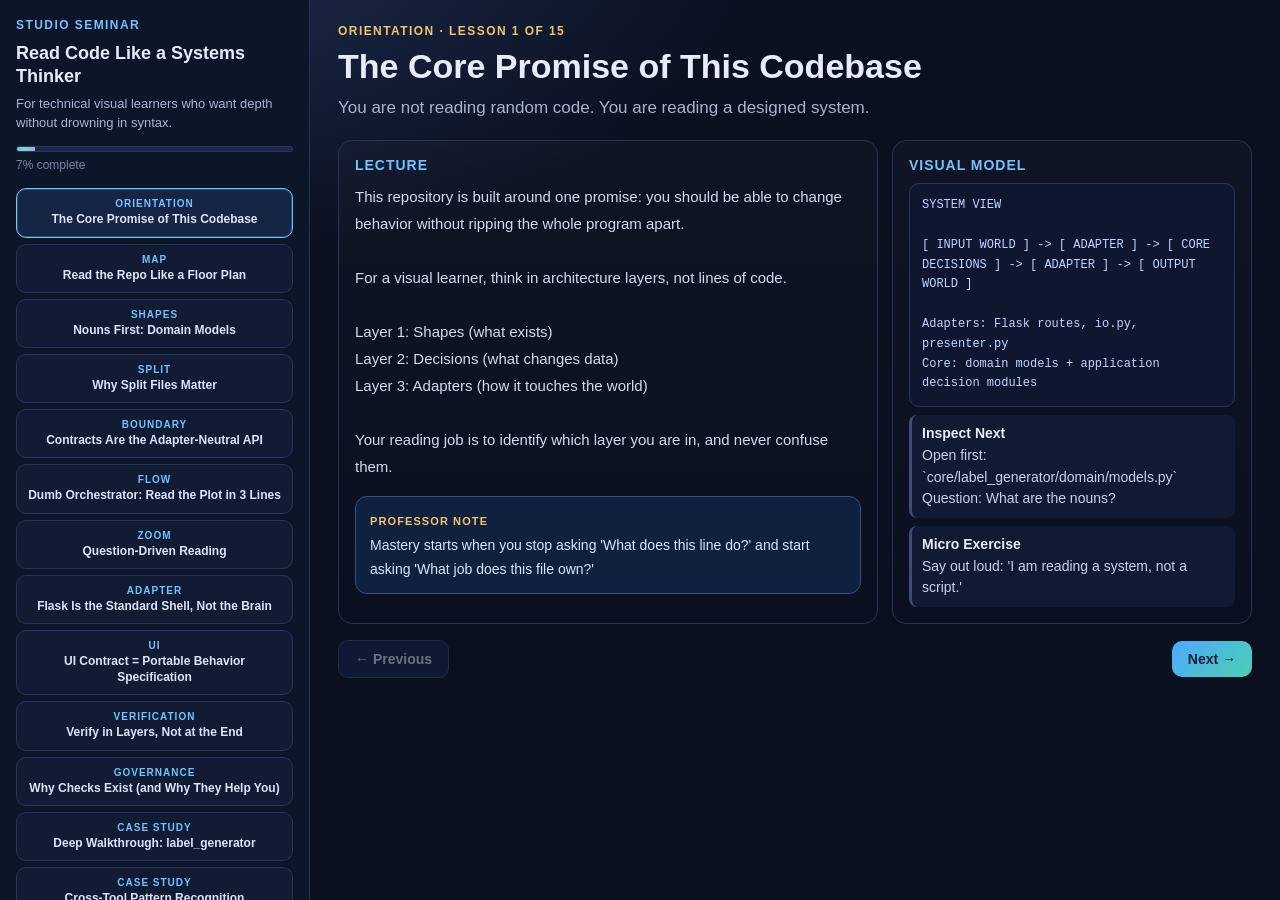
<file: site/index.html>
<!doctype html>
<html lang="en">
<head>
  <meta charset="utf-8">
  <meta name="viewport" content="width=device-width, initial-scale=1">
  <title>How to Read This Codebase Deeply</title>
  <style>
    :root {
      --bg: #0b1020;
      --panel: #121a2e;
      --panel-2: #18223a;
      --line: #273353;
      --text: #e7ecf8;
      --muted: #a8b3cf;
      --faint: #7784a8;
      --accent: #72c2ff;
      --gold: #f1c46b;
      --green: #78dba9;
      --violet: #b39dff;
      --warn: #ff9f6b;
      --mono: ui-monospace, SFMono-Regular, Menlo, Monaco, Consolas, "Liberation Mono", "Courier New", monospace;
    }
    * { box-sizing: border-box; }
    body {
      margin: 0;
      background: radial-gradient(1100px 600px at 10% -10%, #1f2f52 0%, transparent 60%), var(--bg);
      color: var(--text);
      font-family: "Inter", "Segoe UI", -apple-system, BlinkMacSystemFont, sans-serif;
      min-height: 100vh;
    }
    .app {
      display: grid;
      grid-template-columns: 310px 1fr;
      min-height: 100vh;
    }
    .sidebar {
      border-right: 1px solid var(--line);
      background: #0d1529;
      padding: 18px 16px;
      position: sticky;
      top: 0;
      height: 100vh;
      overflow: auto;
    }
    .brand {
      font-size: 12px;
      text-transform: uppercase;
      letter-spacing: .12em;
      color: var(--accent);
      font-weight: 700;
      margin-bottom: 10px;
    }
    .course-title {
      font-size: 18px;
      font-weight: 800;
      line-height: 1.3;
      margin-bottom: 6px;
    }
    .course-sub {
      color: var(--muted);
      font-size: 13px;
      line-height: 1.45;
      margin-bottom: 14px;
    }
    .progress-wrap {
      margin-bottom: 16px;
    }
    .progress-bar {
      height: 6px;
      background: #1c2743;
      border-radius: 99px;
      overflow: hidden;
      border: 1px solid #293760;
    }
    .progress-fill {
      height: 100%;
      width: 0;
      background: linear-gradient(90deg, var(--accent), var(--green), var(--violet));
      transition: width .25s ease;
    }
    .progress-text {
      margin-top: 6px;
      font-size: 12px;
      color: var(--faint);
    }
    .list {
      display: flex;
      flex-direction: column;
      gap: 6px;
    }
    .item {
      border: 1px solid #263458;
      border-radius: 10px;
      padding: 9px 10px;
      cursor: pointer;
      background: #111b34;
      transition: all .2s ease;
    }
    .item:hover {
      border-color: #3c4f7e;
      transform: translateY(-1px);
    }
    .item.active {
      border-color: var(--accent);
      background: #172544;
      box-shadow: 0 0 0 1px rgba(114,194,255,.25) inset;
    }
    .item .phase {
      color: var(--accent);
      font-size: 10px;
      font-weight: 700;
      text-transform: uppercase;
      letter-spacing: .1em;
      margin-bottom: 2px;
    }
    .item .name {
      font-size: 12px;
      font-weight: 600;
      color: #dbe4f7;
      line-height: 1.35;
    }

    .main {
      padding: 24px 28px 28px;
      max-width: 1020px;
      width: 100%;
      margin: 0 auto;
    }
    .topline {
      font-size: 12px;
      text-transform: uppercase;
      letter-spacing: .12em;
      color: var(--gold);
      font-weight: 700;
      margin-bottom: 8px;
    }
    .title {
      font-size: 34px;
      line-height: 1.2;
      margin: 0;
      font-weight: 800;
      max-width: 860px;
    }
    .subtitle {
      margin-top: 8px;
      color: var(--muted);
      font-size: 17px;
      line-height: 1.5;
      max-width: 860px;
    }

    .grid {
      margin-top: 20px;
      display: grid;
      grid-template-columns: 1.2fr .8fr;
      gap: 14px;
    }
    .card {
      border: 1px solid var(--line);
      border-radius: 14px;
      background: linear-gradient(180deg, rgba(255,255,255,.02), rgba(255,255,255,.00));
      padding: 16px;
    }
    .card h3 {
      margin: 0 0 10px;
      font-size: 14px;
      letter-spacing: .07em;
      text-transform: uppercase;
      color: var(--accent);
    }
    .lecture {
      font-size: 15px;
      line-height: 1.8;
      color: #d1dbef;
      white-space: pre-line;
    }
    .diagram {
      font-family: var(--mono);
      font-size: 12px;
      line-height: 1.65;
      background: #0f1730;
      border: 1px solid #26365e;
      border-radius: 10px;
      padding: 12px;
      color: #bdd5ff;
      white-space: pre-wrap;
    }
    .listbox {
      margin-top: 8px;
      display: flex;
      flex-direction: column;
      gap: 8px;
    }
    .bullet {
      border-left: 3px solid #3a4f7f;
      padding: 8px 10px;
      background: #101a33;
      border-radius: 8px;
      color: #c5d3ee;
      font-size: 14px;
      line-height: 1.55;
      white-space: pre-line;
    }
    .bullet strong { color: var(--text); }

    .code {
      margin-top: 10px;
      background: #0d1429;
      border: 1px solid #273960;
      border-radius: 10px;
      padding: 10px;
      font-family: var(--mono);
      font-size: 12px;
      overflow: auto;
    }
    .line {
      display: flex;
      gap: 10px;
      padding: 2px 6px;
      border-left: 3px solid transparent;
      border-radius: 4px;
      align-items: baseline;
    }
    .line.hi { border-left-color: var(--accent); background: rgba(114,194,255,.08); }
    .line.warn { border-left-color: var(--warn); background: rgba(255,159,107,.10); }
    .note { color: var(--gold); font-size: 11px; white-space: nowrap; }

    .prof-note {
      margin-top: 16px;
      border: 1px solid #39527f;
      background: #10203f;
      border-radius: 12px;
      padding: 12px 14px;
      font-size: 14px;
      line-height: 1.65;
      color: #d9e6ff;
    }
    .prof-note .tag {
      font-size: 11px;
      text-transform: uppercase;
      letter-spacing: .1em;
      color: var(--gold);
      font-weight: 700;
      margin-bottom: 4px;
      display: inline-block;
    }

    .nav {
      margin-top: 16px;
      display: flex;
      justify-content: space-between;
      align-items: center;
      gap: 10px;
    }
    button {
      border-radius: 10px;
      padding: 10px 16px;
      font-weight: 700;
      font-size: 14px;
      cursor: pointer;
      border: 1px solid #365082;
      background: #13244a;
      color: #d8e8ff;
    }
    button:disabled {
      opacity: .45;
      cursor: default;
    }
    .next {
      border: none;
      background: linear-gradient(135deg, #4ea9ff, #4bd0b0);
      color: #052133;
    }

    @media (max-width: 1000px) {
      .app { grid-template-columns: 1fr; }
      .sidebar { position: static; height: auto; border-right: none; border-bottom: 1px solid var(--line); }
      .main { padding-top: 16px; }
      .grid { grid-template-columns: 1fr; }
    }
  </style>
</head>
<body>
  <div class="app">
    <aside class="sidebar">
      <div class="brand">Studio Seminar</div>
      <div class="course-title">Read Code Like a Systems Thinker</div>
      <div class="course-sub">For technical visual learners who want depth without drowning in syntax.</div>
      <div class="progress-wrap">
        <div class="progress-bar"><div id="progressFill" class="progress-fill"></div></div>
        <div id="progressText" class="progress-text"></div>
      </div>
      <div id="lessonList" class="list"></div>
    </aside>

    <main class="main">
      <div id="topline" class="topline"></div>
      <h1 id="title" class="title"></h1>
      <div id="subtitle" class="subtitle"></div>

      <section class="grid">
        <article class="card">
          <h3>Lecture</h3>
          <div id="lecture" class="lecture"></div>
          <div id="code" class="code" hidden></div>
          <div id="prof" class="prof-note" hidden>
            <div class="tag">Professor Note</div>
            <div id="profText"></div>
          </div>
        </article>

        <article class="card">
          <h3>Visual Model</h3>
          <div id="diagram" class="diagram"></div>
          <div class="listbox">
            <div id="inspect" class="bullet"></div>
            <div id="exercise" class="bullet"></div>
          </div>
        </article>
      </section>

      <div class="nav">
        <button id="prevBtn">← Previous</button>
        <button id="nextBtn" class="next">Next →</button>
      </div>
    </main>
  </div>

  <script>
    const LESSONS = [
      {
        phase: "Orientation",
        title: "The Core Promise of This Codebase",
        subtitle: "You are not reading random code. You are reading a designed system.",
        lecture: `This repository is built around one promise: you should be able to change behavior without ripping the whole program apart.\n\nFor a visual learner, think in architecture layers, not lines of code.\n\nLayer 1: Shapes (what exists)\nLayer 2: Decisions (what changes data)\nLayer 3: Adapters (how it touches the world)\n\nYour reading job is to identify which layer you are in, and never confuse them.`,
        diagram: `SYSTEM VIEW\n\n[ INPUT WORLD ] -> [ ADAPTER ] -> [ CORE DECISIONS ] -> [ ADAPTER ] -> [ OUTPUT WORLD ]\n\nAdapters: Flask routes, io.py, presenter.py\nCore: domain models + application decision modules`,
        inspect: "Open first:\n`core/label_generator/domain/models.py`\nQuestion: What are the nouns?",
        exercise: "Say out loud: 'I am reading a system, not a script.'",
        prof: "Mastery starts when you stop asking 'What does this line do?' and start asking 'What job does this file own?'"
      },
      {
        phase: "Map",
        title: "Read the Repo Like a Floor Plan",
        subtitle: "Before logic, orient yourself by folder intent.",
        lecture: `This repo is not organized by technology first. It is organized by responsibility.\n\n` +
          `• core/: business decisions\n• adapters/: framework and I/O edges\n• docs/: rules and teaching artifacts\n• scripts/: governance checks\n\nIf you read in this order, complexity drops fast: core/tool/domain -> core/tool/application/FILE_MAP.md -> core/tool/application/orchestrator.py -> adapter/UI contract.`,
        diagram: `FLOOR PLAN\n\ncore/<tool>/\n  domain/          # nouns\n  application/     # decision rooms\n  contracts.py     # boundary door\n\nadapters/flask/<tool>/\n  app.py           # route shell\n  presenter.py     # translation\n  io.py            # side effects`,
        inspect: "Open:\n`core/label_generator/application/FILE_MAP.md`",
        exercise: "Point to each file and name its single responsibility in one sentence.",
        prof: "A good architecture is a map that teaches itself."
      },
      {
        phase: "Shapes",
        title: "Nouns First: Domain Models",
        subtitle: "Models are the mental anchors for everything else.",
        lecture: `In this repository, domain models are dataclasses with no framework baggage.\n\nFor ` +
          `label_generator, the key progression is:\nLabelFieldConfig -> LabelJob -> LabelSlot -> RenderPlan.\n\nWithout reading a single algorithm, you now understand the story: configure fields, run job, place slots, output plan.`,
        diagram: `SHAPE FLOW\n\nLabelFieldConfig + rows\n        -> LabelJob\n        -> compute_plan()\n        -> RenderPlan(slots)\n        -> adapter render`,
        inspect: "Open:\n`core/label_generator/domain/models.py`\nFind `LabelJob` and `RenderPlan`.",
        exercise: "Write a 2-column note: INPUT shape names vs OUTPUT shape names.",
        prof: "Syntax fades. Shapes stay."
      },
      {
        phase: "Split",
        title: "Why Split Files Matter",
        subtitle: "One file, one burden. This is anti-overwhelm engineering.",
        lecture: `Application logic is intentionally split so each module answers one type of question:\n\n` +
          `• input_validation.py -> Is data valid?\n• planning.py / decision_logic.py -> What decision should happen?\n• output_mapping.py / output_format.py -> How do we serialize result?\n• orchestrator.py -> In what sequence?\n\nThis is the reading advantage: you only open the room where your question lives.`,
        diagram: `APPLICATION FILE OWNERSHIP\n\n[input_validation]  [decision_logic/planning]  [output_mapping]\n          \            |             /\n           \           |            /\n                 [orchestrator]`,
        inspect: "Open:\n`core/order_quote/application/FILE_MAP.md` and compare to label_generator's map.",
        exercise: "If totals are wrong, which file do you open first?",
        prof: "Clarity is not style. Clarity is speed."
      },
      {
        phase: "Boundary",
        title: "Contracts Are the Adapter-Neutral API",
        subtitle: "This is why Flask can be standard without lock-in.",
        lecture: `Each tool exposes contracts in ` +
          "`core/<tool>/contracts.py`: ToolInput -> run() -> ToolOutput.\n\n" +
          `Adapters are interchangeable only because contracts are stable.\n\nFor reading: if you don't know what payload should look like, open contracts + examples first.`,
        diagram: `BOUNDARY RULE\n\nUI/HTTP -> presenter mapping -> ToolInput(payload)\n                           -> contracts.run(...)\n                           -> ToolOutput(result) -> UI/HTTP`,
        inspect: "Open:\n`core/label_generator/contracts.py`\n`core/label_generator/examples/happy_path.json`",
        exercise: "Describe run() in one sentence without saying Flask.",
        prof: "When boundaries are clear, frameworks become replaceable details."
      },
      {
        phase: "Flow",
        title: "Dumb Orchestrator: Read the Plot in 3 Lines",
        subtitle: "No branching, no I/O, no drama.",
        lecture: `A strong orchestrator reads like a recipe. In this repo it should be short and branchless.\n\n` +
          `In label_generator:\n1) build_job(payload)\n2) compute_plan(job)\n3) to_result_dict(job, plan)\n\nIf you see lots of conditions in orchestrator, architecture is drifting.`,
        diagram: `ORCHESTRATOR LENS\n\npayload\n  -> build_job\n  -> compute_plan\n  -> to_result_dict\n  -> result`,
        inspect: "Open:\n`core/label_generator/application/orchestrator.py`",
        exercise: "Could you explain the flow to a teammate in 20 seconds?",
        code: [
          ["def run(payload):", "", ""],
          ["  job = service.build_job(payload)", "hi", "normalize + validate"],
          ["  plan = service.compute_plan(job)", "hi", "decision engine"],
          ["  return service.to_result_dict(job, plan)", "hi", "serialize output"]
        ],
        prof: "A great orchestrator is boring to write and beautiful to maintain."
      },
      {
        phase: "Zoom",
        title: "Question-Driven Reading",
        subtitle: "Never read everything. Read by symptom.",
        lecture: `Use this lookup table:\n\n` +
          `• Payload rejected? -> input_validation.py\n• Wrong computed values? -> decision/planning file\n• Response key mismatch? -> output_mapping/output_format.py\n• UI behavior mismatch? -> adapter presenter + UI_CONTRACT.md\n\nThis turns reading into diagnosis, not wandering.`,
        diagram: `SYMPTOM -> FILE\n\nValidation error -> input_validation\nWrong totals/positions -> decision module\nWrong JSON/PDF name -> output mapping\nRoute mismatch -> presenter / UI_CONTRACT`,
        inspect: "Open:\n`adapters/flask/label_generator/presenter.py` and `adapters/flask/label_generator/UI_CONTRACT.md`",
        exercise: "Take one recent bug and map it to exactly one file to inspect first.",
        prof: "Experts move quickly because they narrow the search space instantly."
      },
      {
        phase: "Adapter",
        title: "Flask Is the Standard Shell, Not the Brain",
        subtitle: "You can prototype fast without polluting core.",
        lecture: `Your strategy is sound: Flask-first for speed, core for longevity.\n\nRead adapter files as a translation pipeline:\n` +
          `request -> presenter parse/build payload -> contracts.run -> io/render response.\n\nIf business rules appear inside adapter, stop and move them to core.`,
        diagram: `ADAPTER TRANSLATION PIPELINE\n\napp.py route\n -> presenter.parse/build\n -> core contracts.run\n -> io.py side effects\n -> response`,
        inspect: "Open:\n`adapters/flask/label_generator/app.py` then `presenter.py` then `io.py`",
        exercise: "Mark which lines are 'translation' vs 'decision'.",
        prof: "Framework speed is an asset only when boundaries keep it from becoming debt."
      },
      {
        phase: "UI",
        title: "UI Contract = Portable Behavior Specification",
        subtitle: "This is how future adapters stay easy.",
        lecture: `UI_CONTRACT.md is not busywork. It is behavior memory.\n\nIt should answer:\n• What routes exist?\n• What payload shapes are expected?\n• What errors and statuses occur?\n• What UI states transition when?\n\nWhen this is clear, an LLM can rebuild UI in another framework without touching core.`,
        diagram: `UI CONTRACT CONTENT\n\nRoutes\nRequest payloads\nResponse shapes\nError statuses\nUI states\nCore binding`,
        inspect: "Open:\n`adapters/flask/label_generator/UI_CONTRACT.md`",
        exercise: "Pick one route and trace it end-to-end into contracts.run.",
        prof: "Unwritten behavior is hidden coupling. Written behavior is architecture."
      },
      {
        phase: "Verification",
        title: "Verify in Layers, Not at the End",
        subtitle: "The stack gives you natural checkpoints.",
        lecture: `When output looks wrong, verify these layers in order:\n\n` +
          `1) Example payload correctness\n2) Presenter-mapped payload\n3) contracts.run result shape + key metrics\n4) Adapter rendering/output response\n\nThis sequence tells you where the defect was introduced.`,
        diagram: `LAYERED DEBUG PATH\n\nexamples -> presenter payload -> contract result -> rendered artifact`,
        inspect: "Run mentally with one generate request from label_generator.",
        exercise: "Identify one numeric sanity metric (`total_labels`, `filtered_rows`) to check before rendering.",
        code: [
          ["payload = presenter.build_generate_payload(body, rows)", "hi", "mapping checkpoint"],
          ["result = run_contract(ToolInput(payload=payload)).result", "hi", "core checkpoint"],
          ["io.render_plan_to_pdf(result, labels_pdf)", "warn", "render boundary"],
          ["return io.pdf_response(output_path, result['download_name'])", "", "transport"]
        ],
        prof: "Debugging is not magic. It is controlled observation at boundaries."
      },
      {
        phase: "Governance",
        title: "Why Checks Exist (and Why They Help You)",
        subtitle: "Automation protects your future attention span.",
        lecture: `This repo's scripts enforce architecture promises:\n\n` +
          `• check_core_purity.py\n• check_core_no_io.py\n• check_orchestrator_dumb.py\n• check_application_split.py\n• check_service_facade.py\n• check_ui_contracts.py\n\nThese checks are guardrails so you don't have to re-audit architecture manually every week.`,
        diagram: `HUMAN INTENT + AUTOMATION\n\nRules in docs\n   +
Checks in scripts\n   =
Reliable structure under change`,
        inspect: "Open:\n`scripts/preflight_core.py` and scan CHECKS list.",
        exercise: "Name one check that protects your biggest pain point.",
        prof: "Good governance is compassion for your future self."
      },
      {
        phase: "Case Study",
        title: "Deep Walkthrough: label_generator",
        subtitle: "A complete reading lap through one real tool.",
        lecture: `Do one full lap in this order:\n\n` +
          `A) domain/models.py -> identify 5 nouns\nB) application/FILE_MAP.md -> identify ownership\nC) orchestrator.py -> identify sequence\nD) planning.py -> inspect one key decision (_slot_coordinates)\nE) adapters/flask/.../UI_CONTRACT.md -> verify route/state contract\n\nAfter one lap, you can reason about most bug reports quickly.`,
        diagram: `LAP\n\nmodels -> FILE_MAP -> orchestrator -> one decision fn -> UI contract`,
        inspect: "Open exactly those five files in sequence.",
        exercise: "Write a 6-line summary titled: 'How label_generator works'.",
        prof: "Depth is not reading more files. Depth is extracting stronger mental models from fewer files."
      },
      {
        phase: "Case Study",
        title: "Cross-Tool Pattern Recognition",
        subtitle: "See sameness across different business domains.",
        lecture: `Now compare ` +
          "`label_generator`, `order_quote`, and `sample_tool`.\n\n" +
          `Different domain, same architecture grammar:\n• shapes\n• split application modules\n• dumb orchestrator\n• contracts boundary\n\nPattern recognition is how reading gets fast.`,
        diagram: `SAME GRAMMAR, DIFFERENT DOMAIN\n\nlabel_generator  order_quote  sample_tool\n     |               |             |\n  contracts        contracts     contracts\n  orchestrator     orchestrator  orchestrator`,
        inspect: "Open the three `application/FILE_MAP.md` files side by side.",
        exercise: "Circle what is structurally identical across all three tools.",
        prof: "Architecture literacy is the ability to spot invariant structure beneath changing features."
      },
      {
        phase: "Synthesis",
        title: "Your Reading Algorithm",
        subtitle: "Use this every time, no exceptions.",
        lecture: `1) Start with domain models (nouns)\n2) Read FILE_MAP (ownership)\n3) Read orchestrator (flow)\n4) Zoom into one decision file\n5) Read adapter UI contract\n6) Verify boundary artifacts\n\nIf you follow this order, abstraction becomes navigable, not overwhelming.`,
        diagram: `READING ALGORITHM\n\nSHAPES -> OWNERSHIP -> FLOW -> DECISION -> CONTRACT -> VERIFY`,
        inspect: "Keep this open while reading real code.",
        exercise: "Run this algorithm on your next bug ticket.",
        prof: "You do not need to memorize code. You need a method that turns complexity into sequence."
      },
      {
        phase: "Capstone",
        title: "How to Think Like the Architect of This Repo",
        subtitle: "Inspiration without illusion.",
        lecture: `You are not behind because code looks abstract. Abstract systems are hard until the map is explicit.\n\nYour architecture now gives that map: split files, contracts, checks, UI contracts, and clear boundaries.\n\nThe goal is not to become a syntax machine. The goal is to become a systems reader who can direct AI and engineers with precision.\n\nThat is exactly what this repository is training you to do.`,
        diagram: `ARCHITECT MINDSET\n\nSee structure first\nName responsibilities clearly\nProtect boundaries\nVerify at seams\nTeach the method`,
        inspect: "Pick one tool and teach its flow to someone else using only file names.",
        exercise: "Final prompt to self: 'What changed? Which boundary owns it? Which file proves it?'",
        prof: "When you can teach the map, you own the system."
      }
    ];

    let index = 0;
    const el = id => document.getElementById(id);

    function renderSidebar() {
      const list = el("lessonList");
      list.innerHTML = "";
      LESSONS.forEach((lesson, i) => {
        const node = document.createElement("button");
        node.className = `item ${i === index ? "active" : ""}`;
        node.innerHTML = `<div class="phase">${lesson.phase}</div><div class="name">${lesson.title}</div>`;
        node.onclick = () => { index = i; render(); };
        list.appendChild(node);
      });
    }

    function renderCode(lines) {
      const box = el("code");
      if (!lines || !lines.length) {
        box.hidden = true;
        box.innerHTML = "";
        return;
      }
      box.hidden = false;
      box.innerHTML = lines.map(([text, tone, note]) => {
        const cls = tone === "warn" ? "warn" : tone === "hi" ? "hi" : "";
        return `<div class="line ${cls}"><span>${text.replace(/</g, "&lt;")}</span>${note ? `<span class="note">${note}</span>` : ""}</div>`;
      }).join("");
    }

    function render() {
      const lesson = LESSONS[index];
      el("topline").textContent = `${lesson.phase.toUpperCase()} · LESSON ${index + 1} OF ${LESSONS.length}`;
      el("title").textContent = lesson.title;
      el("subtitle").textContent = lesson.subtitle;
      el("lecture").textContent = lesson.lecture;
      el("diagram").textContent = lesson.diagram;
      el("inspect").innerHTML = `<strong>Inspect Next</strong><br>${lesson.inspect}`;
      el("exercise").innerHTML = `<strong>Micro Exercise</strong><br>${lesson.exercise}`;
      renderCode(lesson.code);

      const prof = el("prof");
      if (lesson.prof) {
        prof.hidden = false;
        el("profText").textContent = lesson.prof;
      } else {
        prof.hidden = true;
      }

      el("prevBtn").disabled = index === 0;
      el("nextBtn").disabled = index === LESSONS.length - 1;

      const p = ((index + 1) / LESSONS.length) * 100;
      el("progressFill").style.width = `${p}%`;
      el("progressText").textContent = `${Math.round(p)}% complete`;

      renderSidebar();
    }

    el("prevBtn").onclick = () => { if (index > 0) { index -= 1; render(); } };
    el("nextBtn").onclick = () => { if (index < LESSONS.length - 1) { index += 1; render(); } };

    document.addEventListener("keydown", (e) => {
      if (e.key === "ArrowRight" && index < LESSONS.length - 1) { index += 1; render(); }
      if (e.key === "ArrowLeft" && index > 0) { index -= 1; render(); }
    });

    render();
  </script>
</body>
</html>
</file>
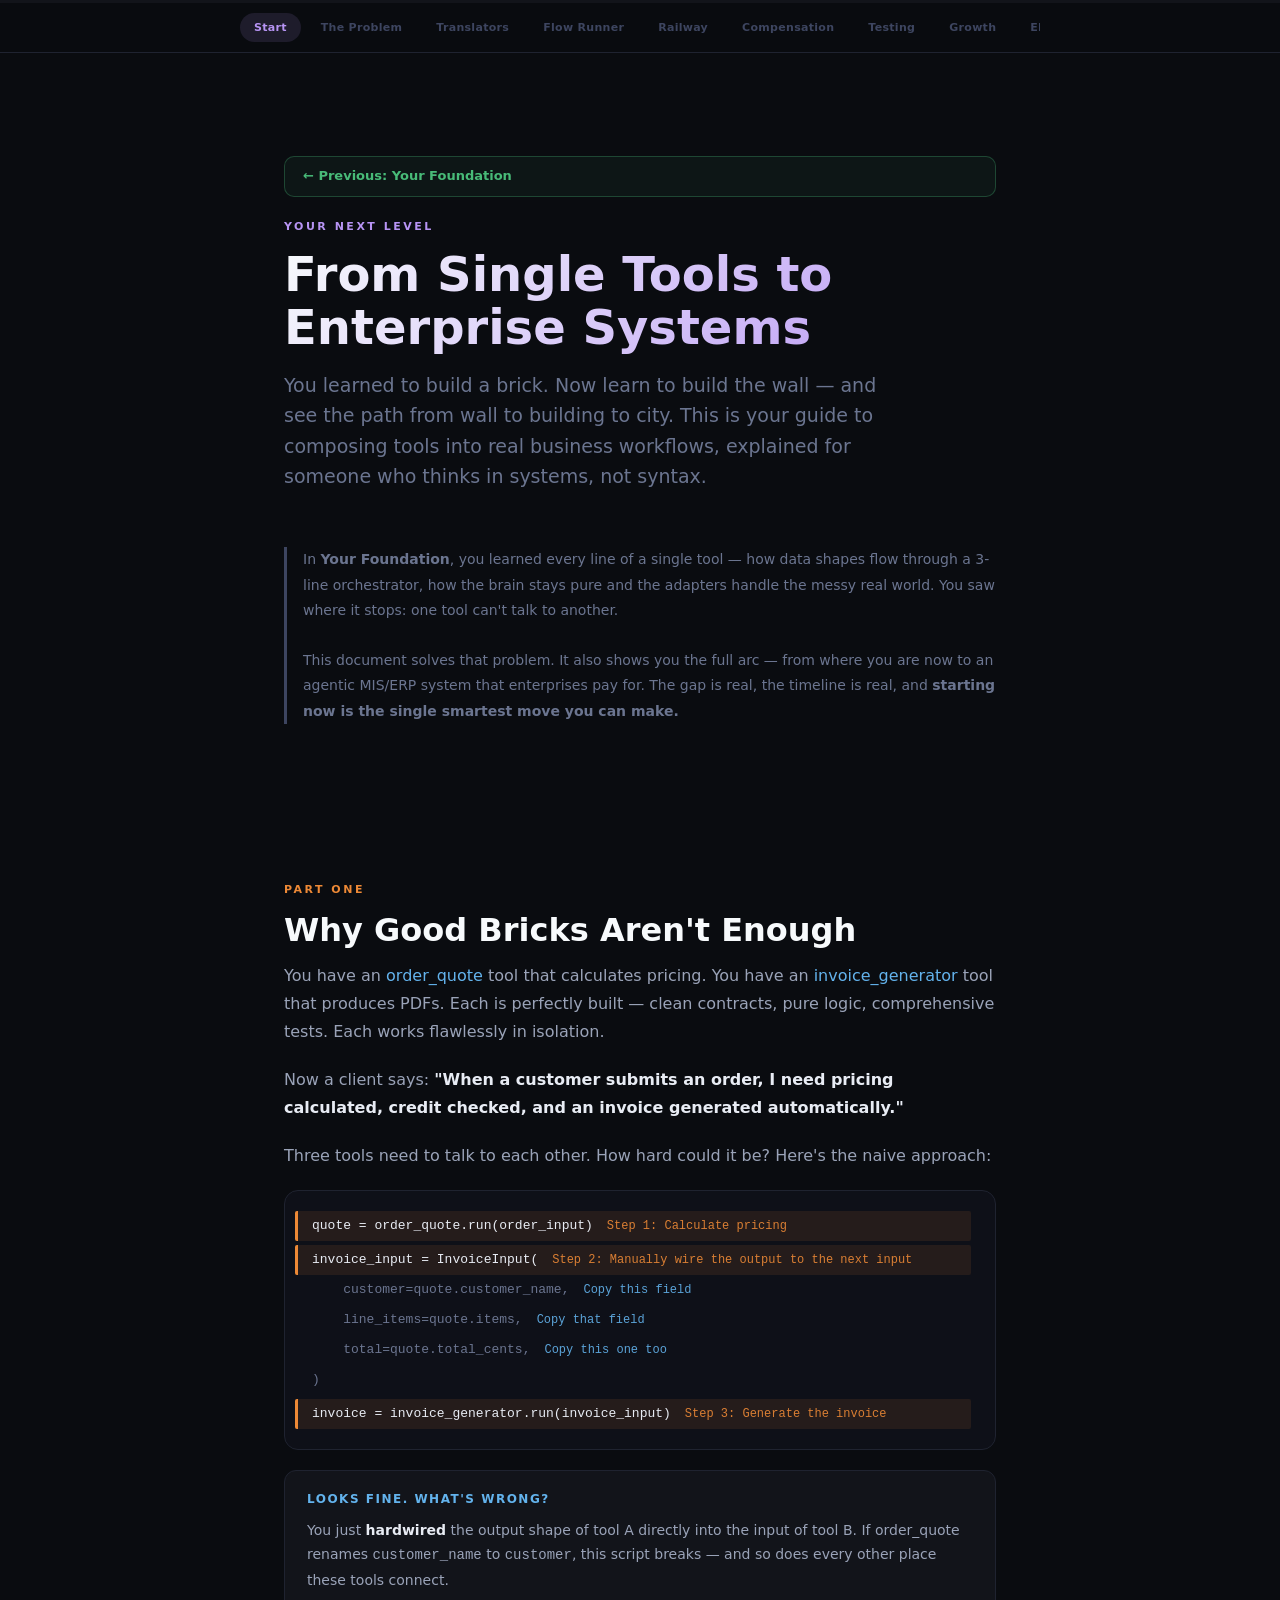
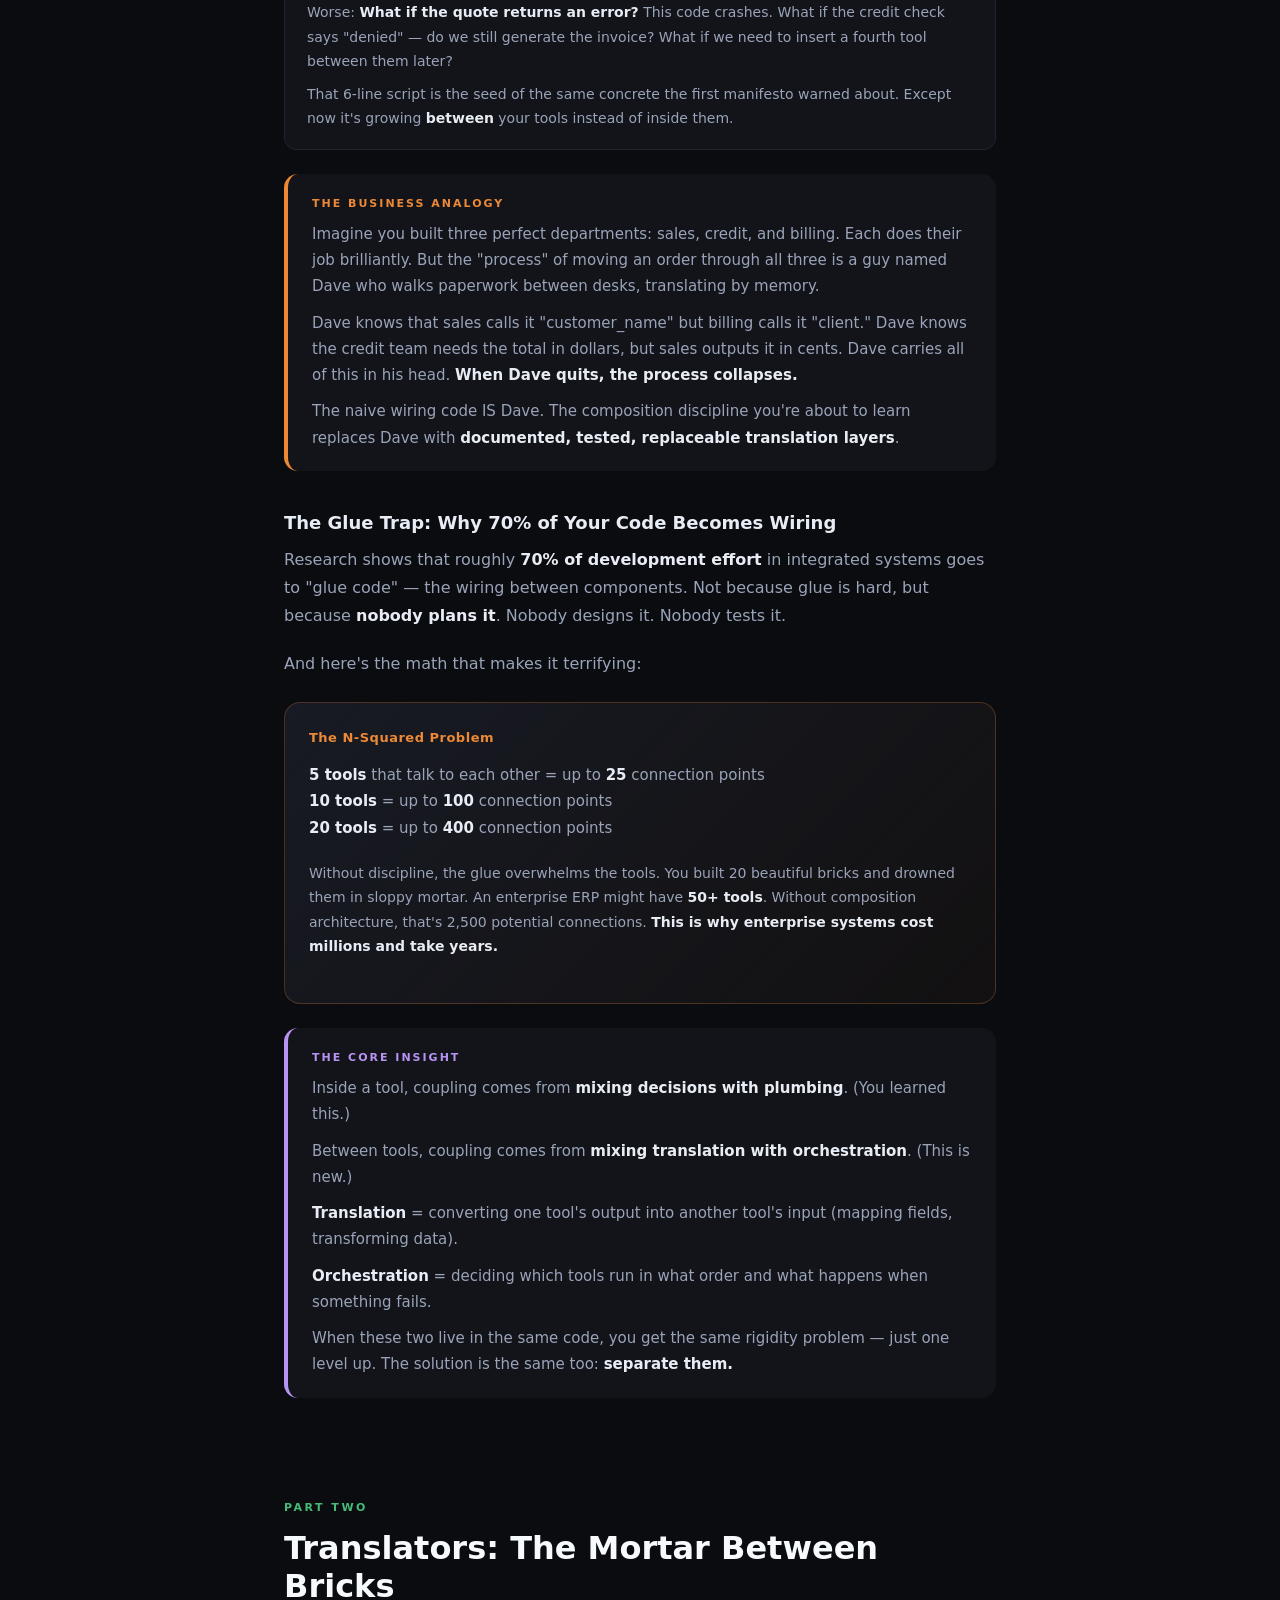
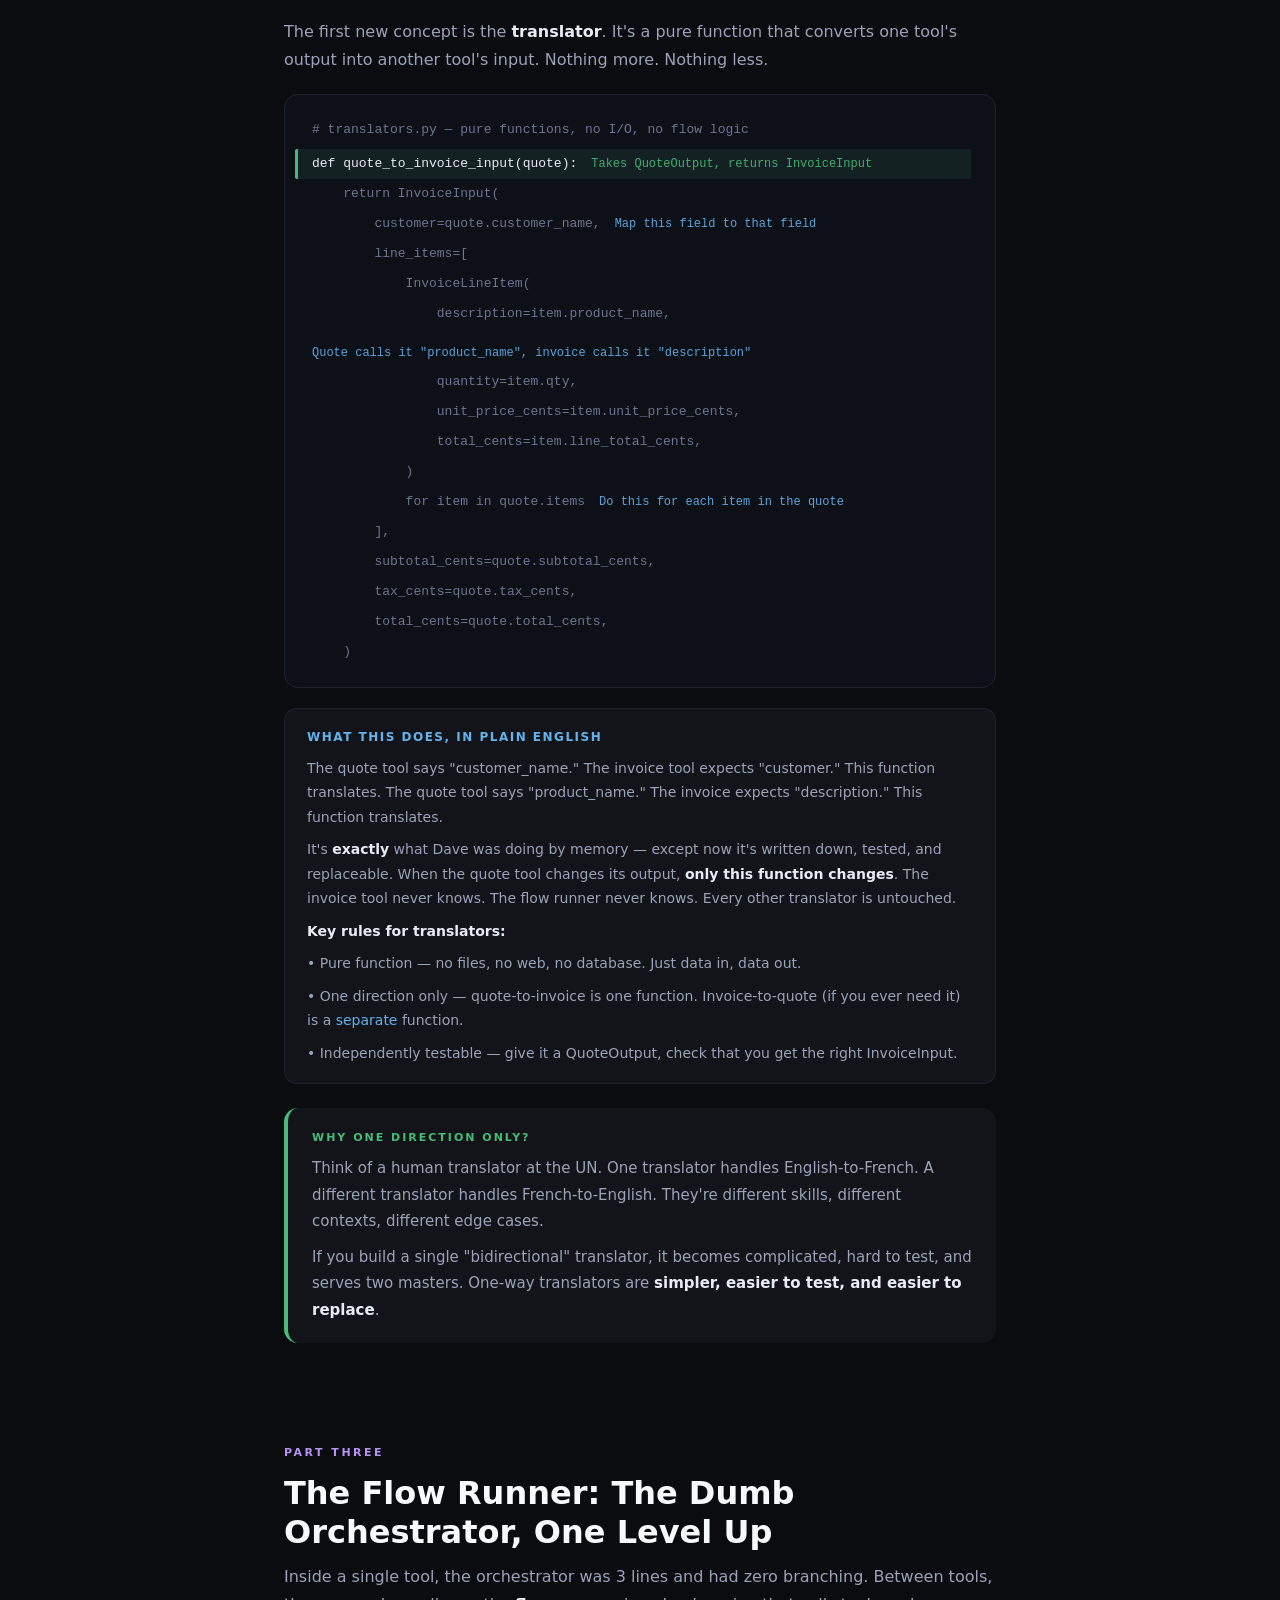
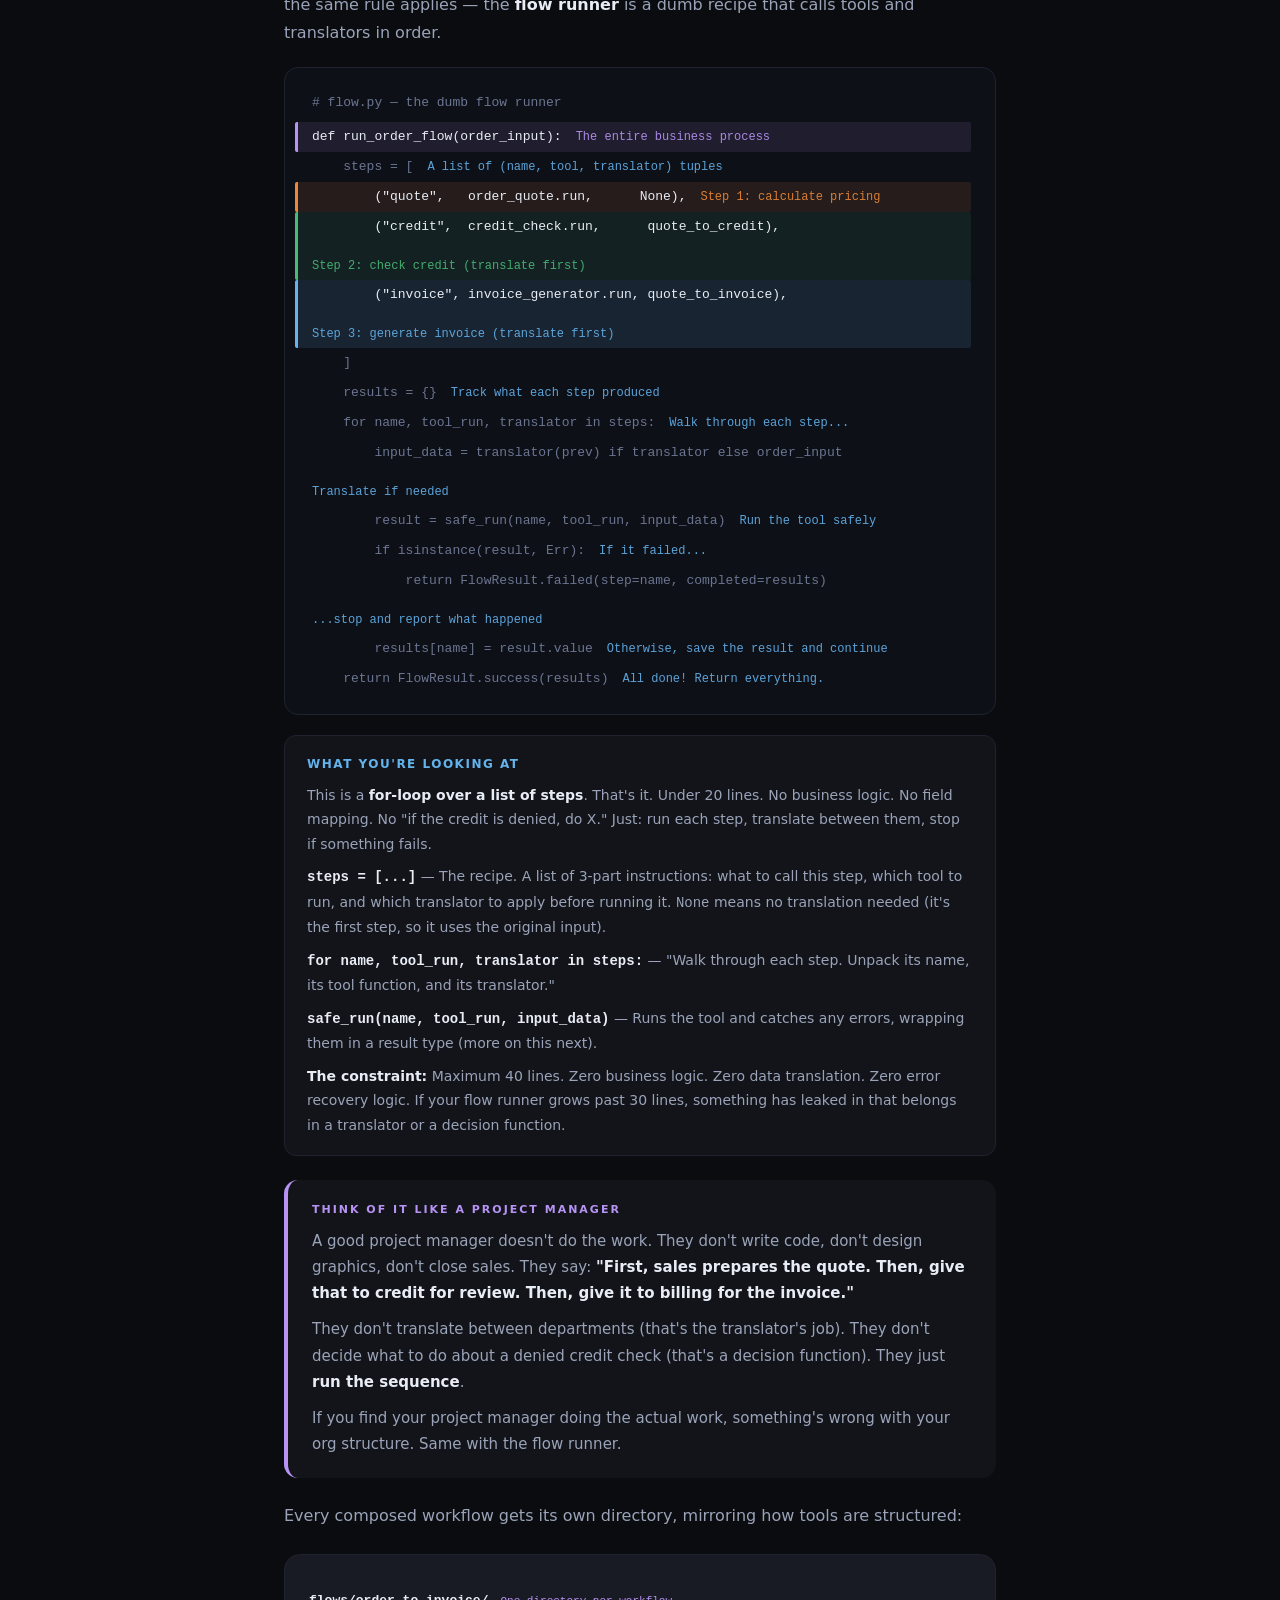
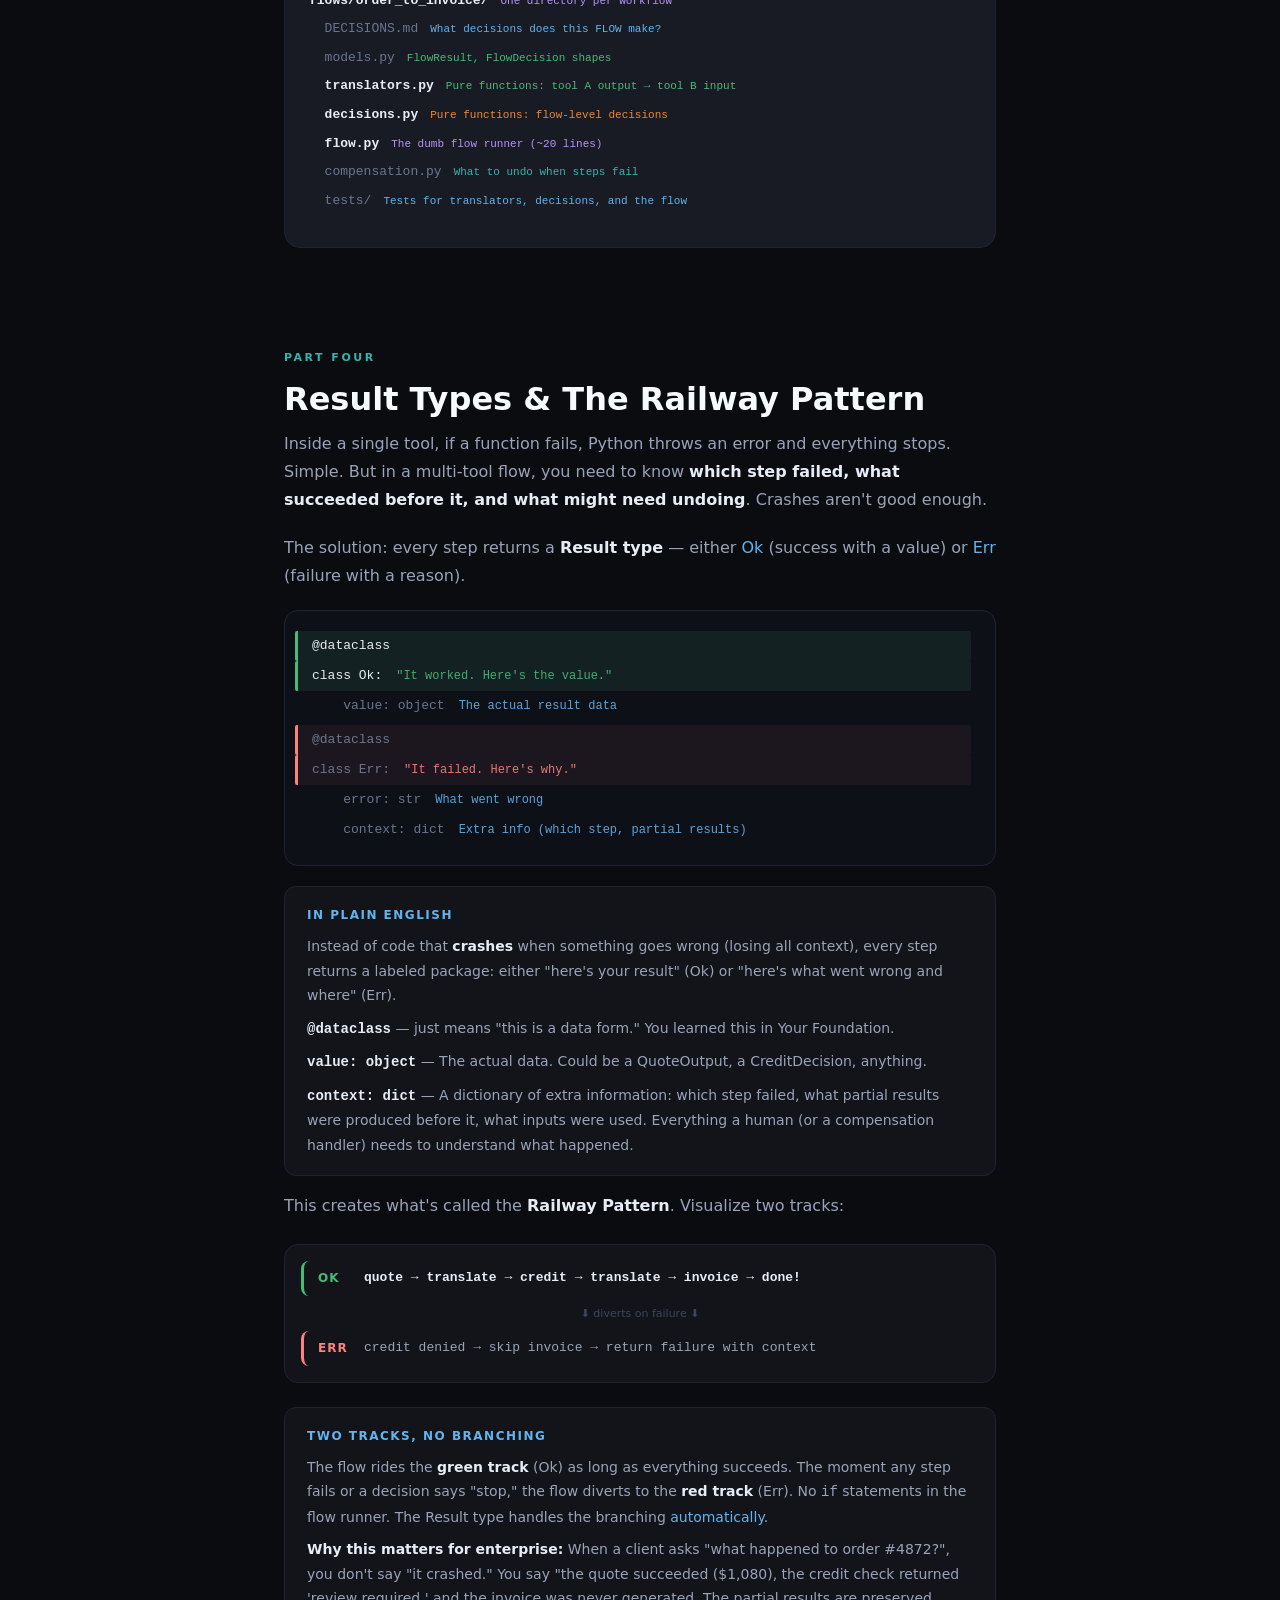
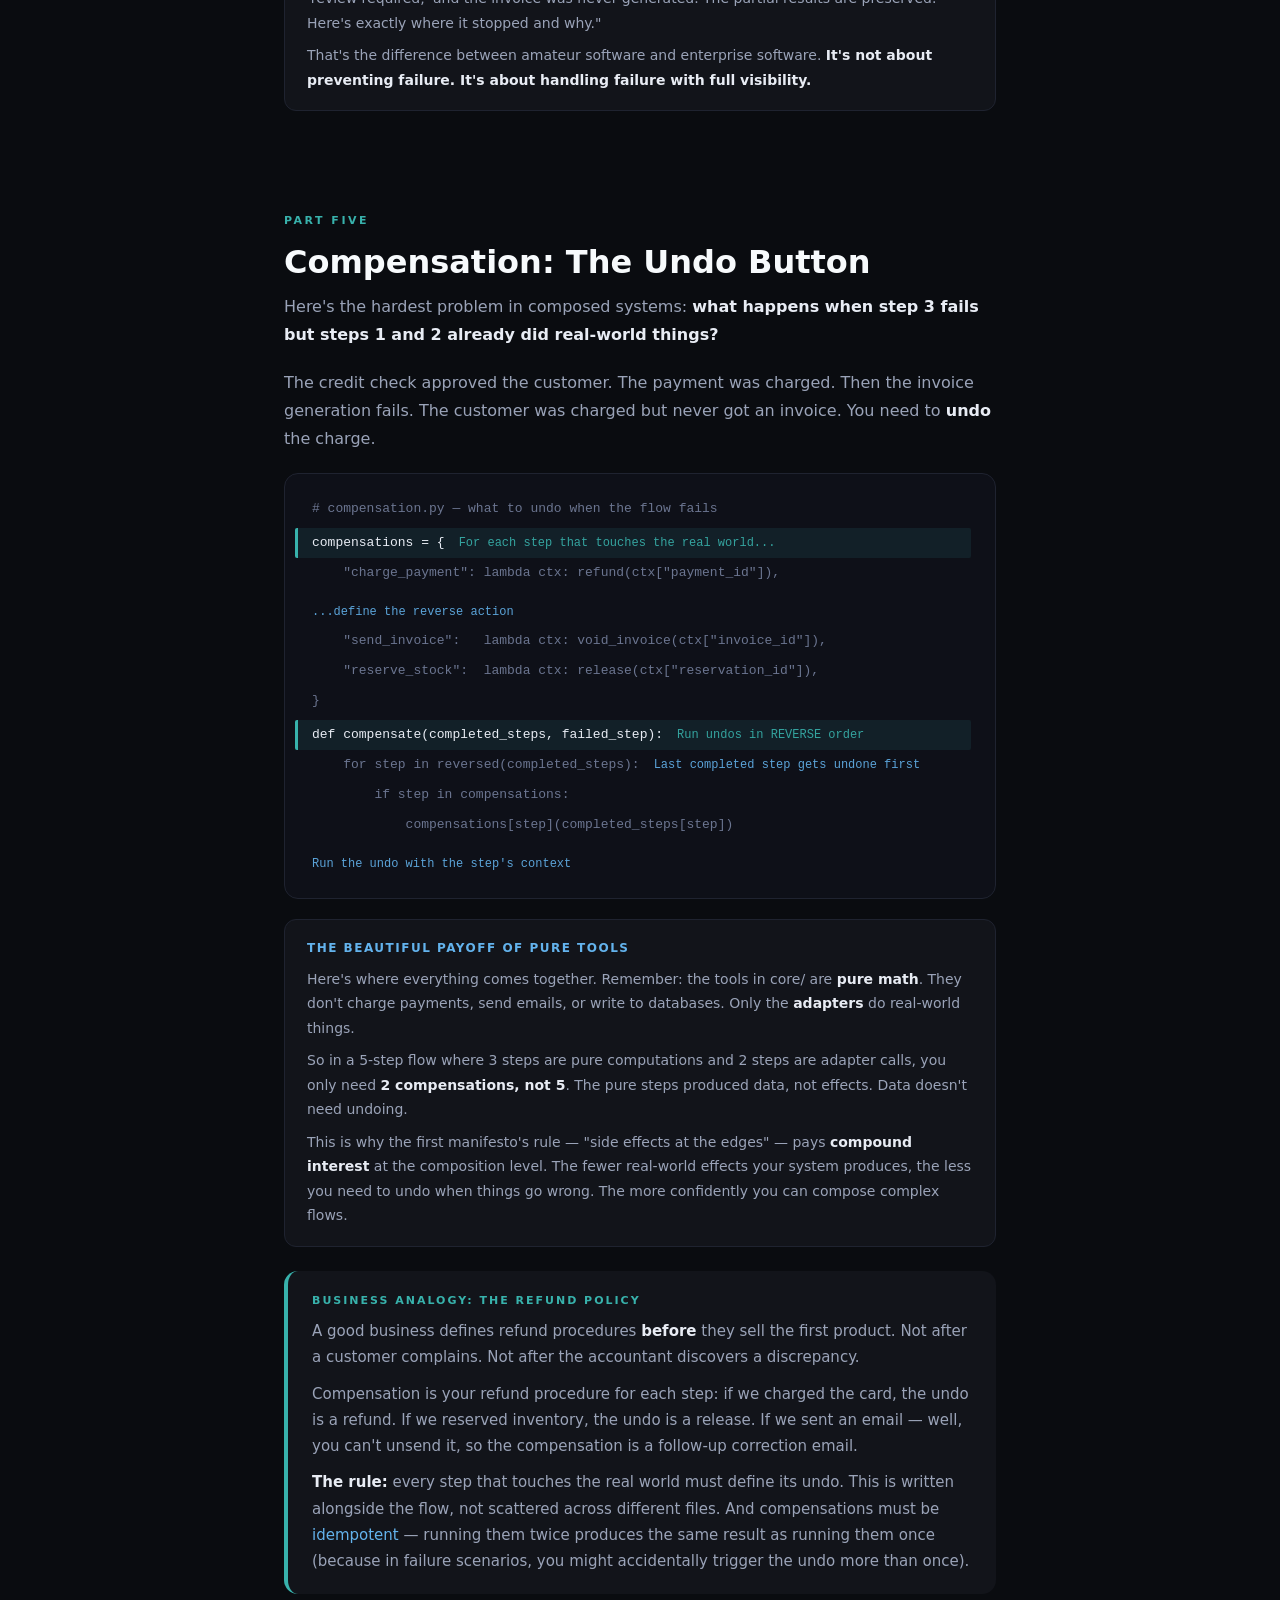
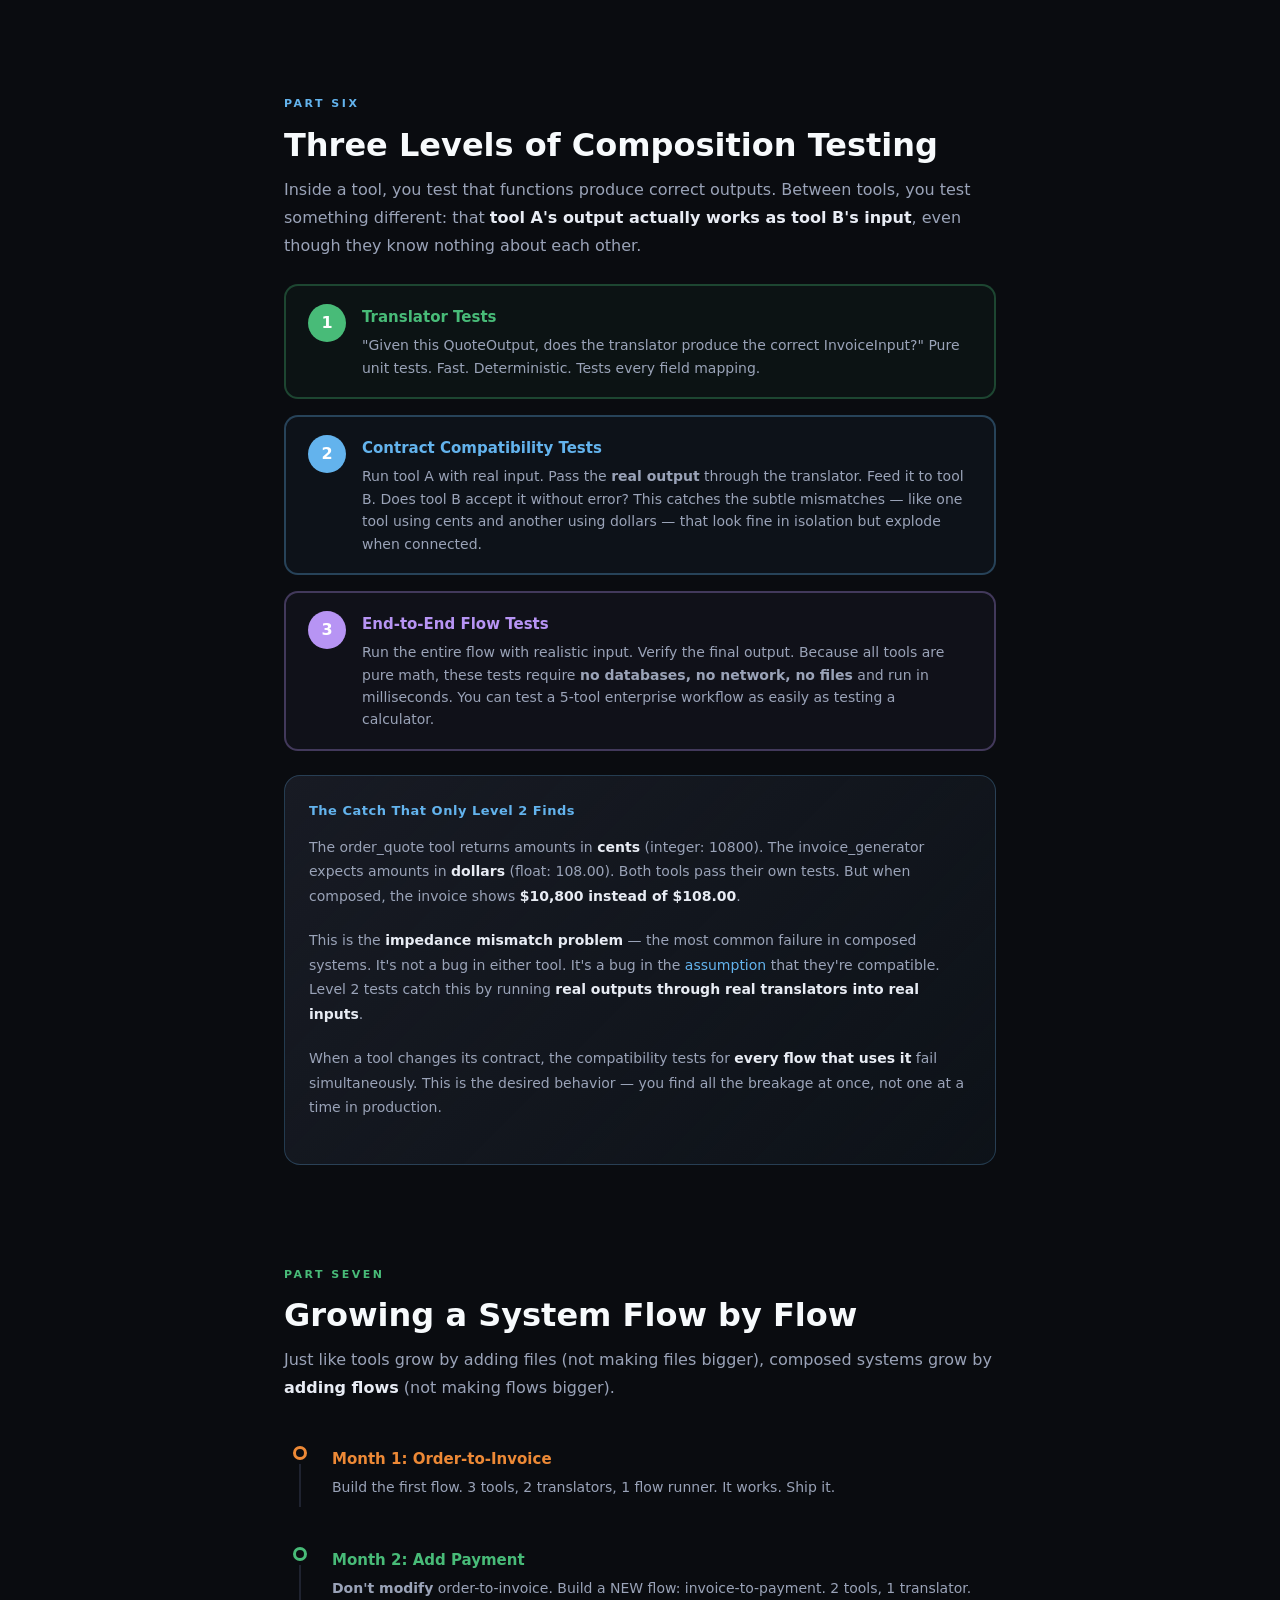
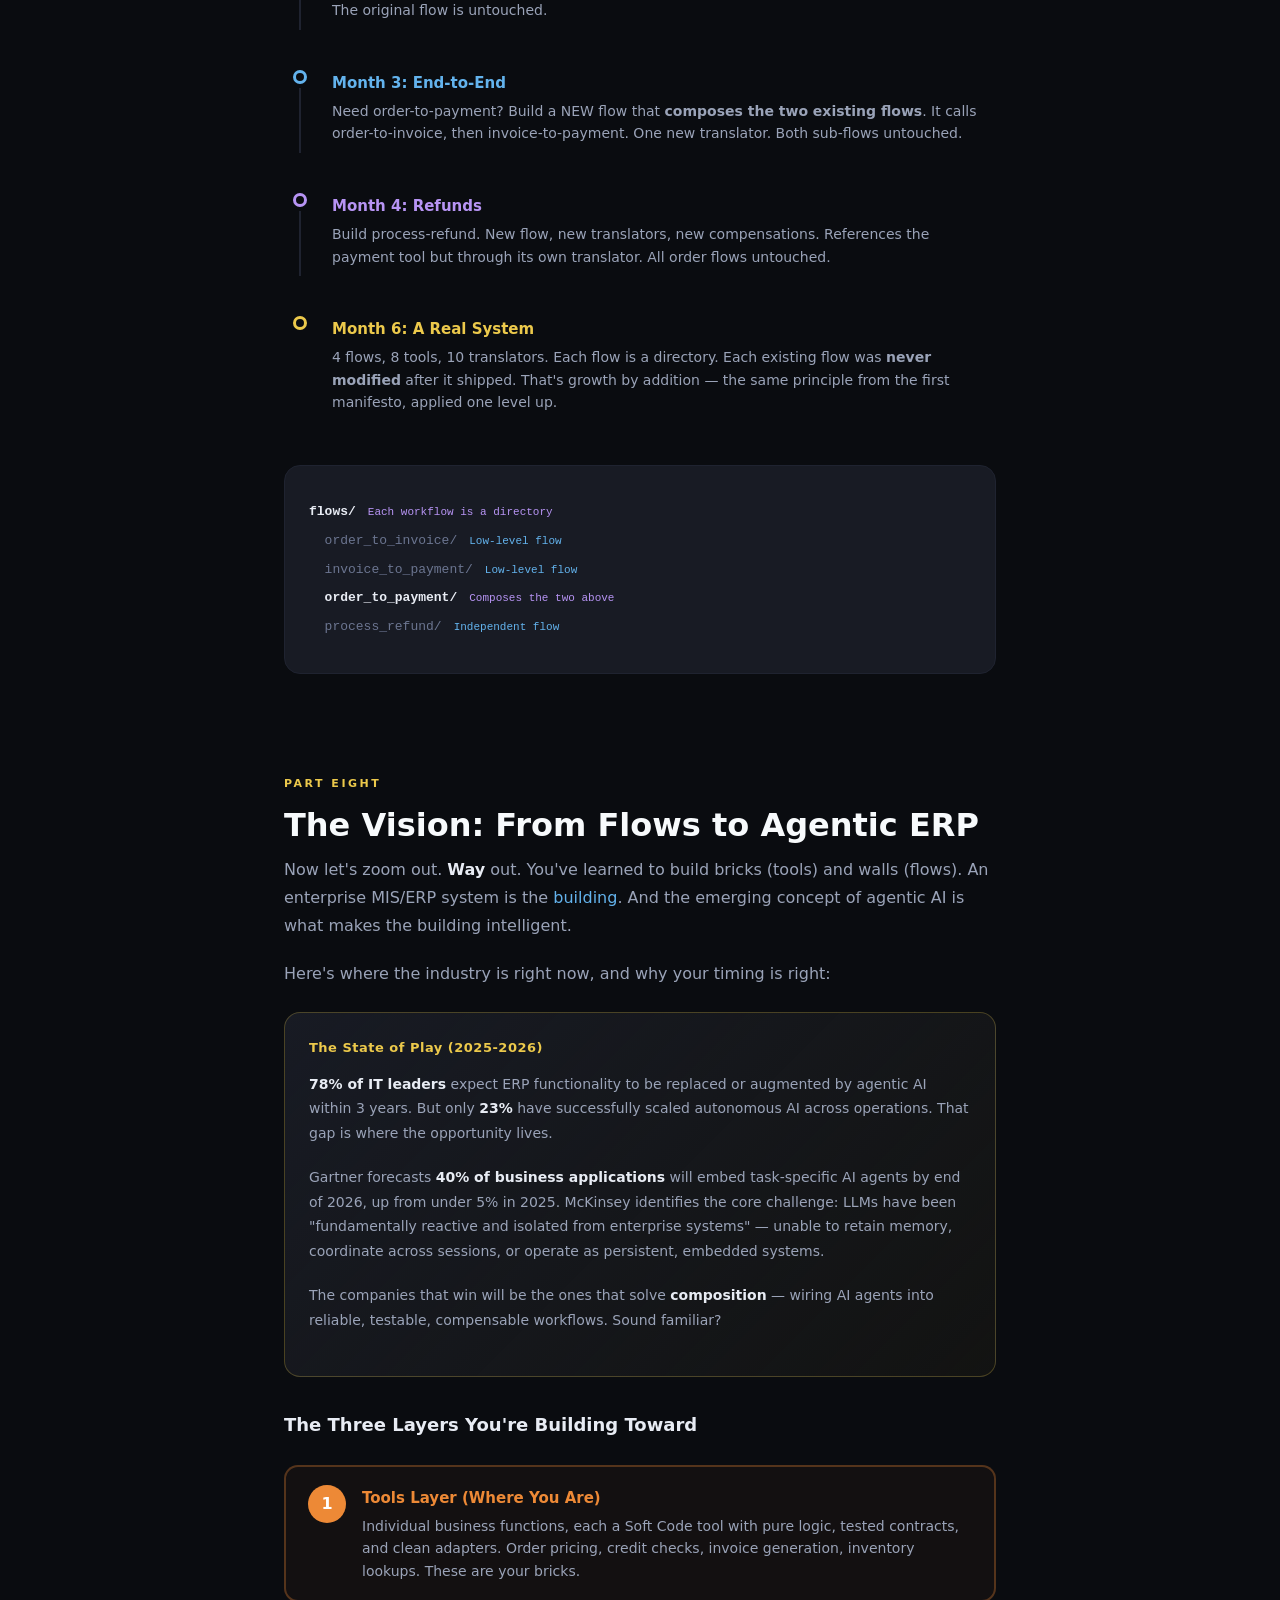
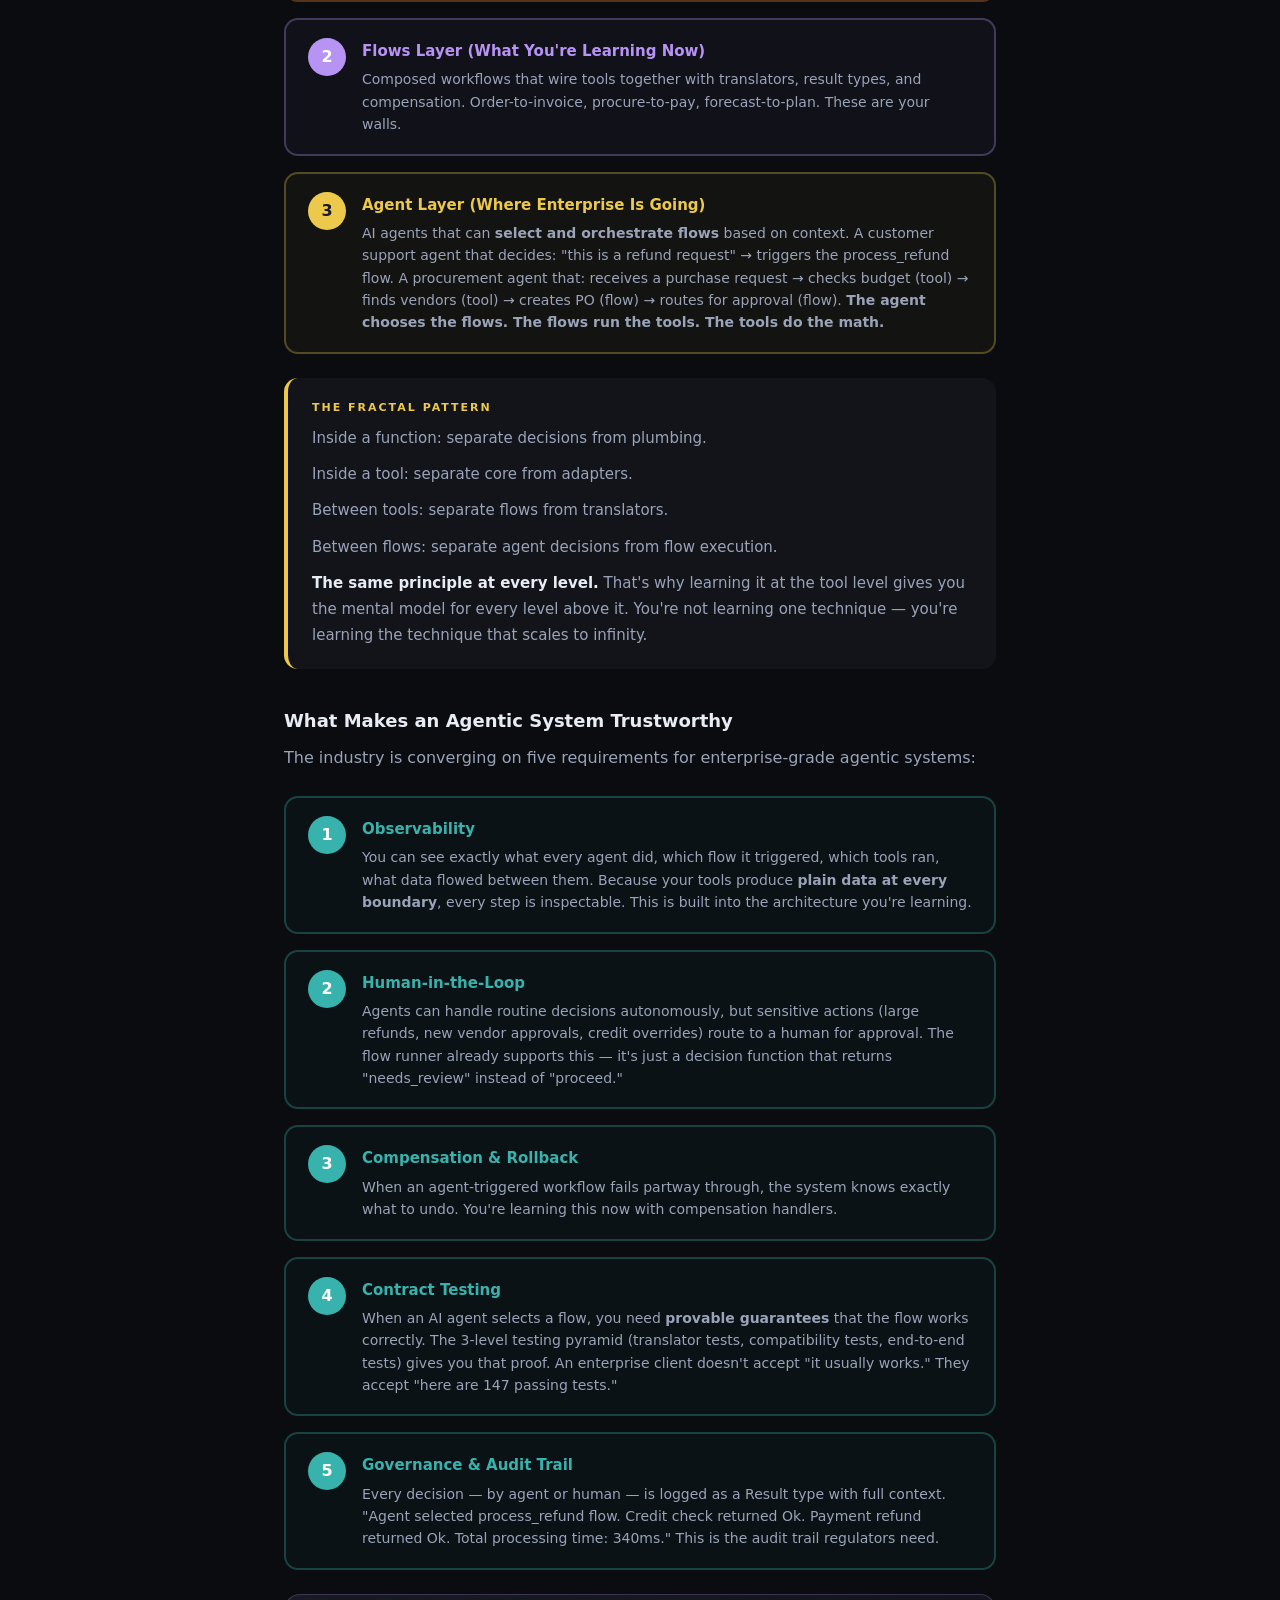
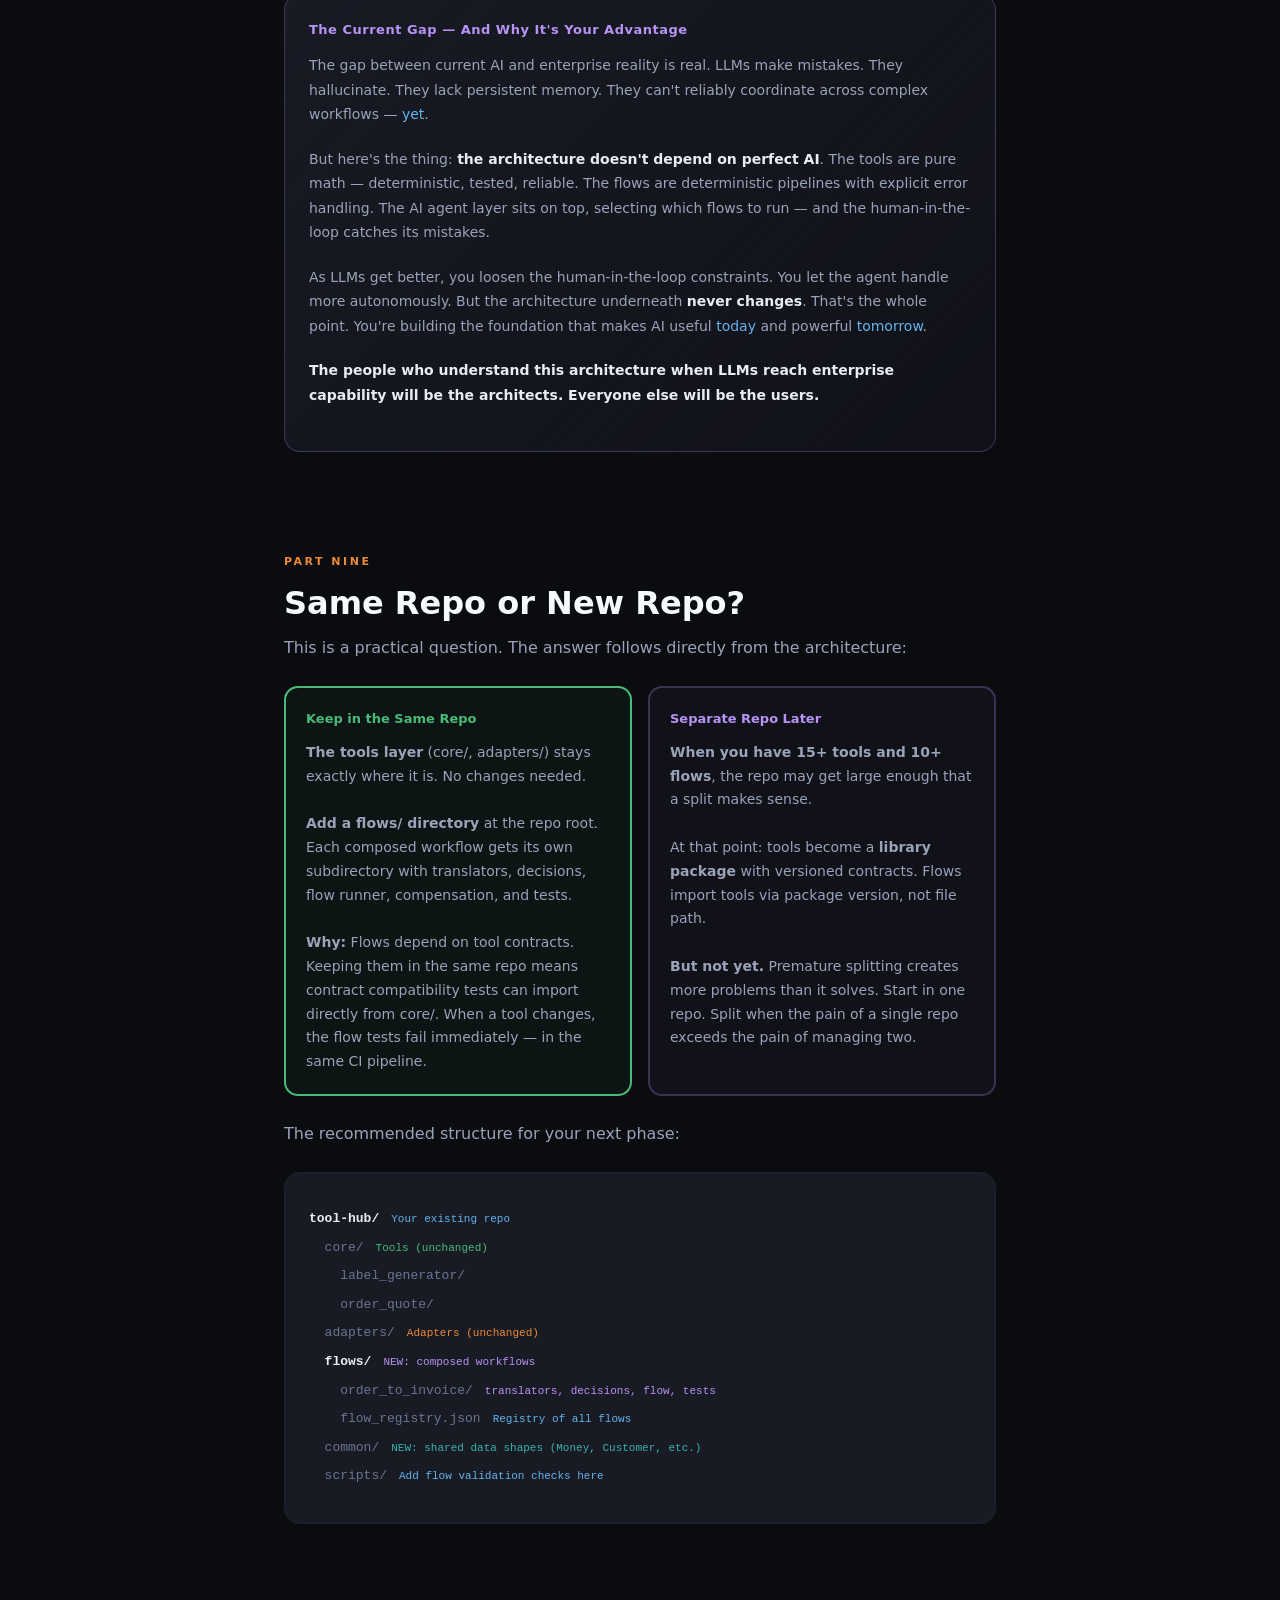
<file: soft-code-composing-advanced-systems.html>
<!doctype html>
<html lang="en">
<head>
  <meta charset="utf-8">
  <meta name="viewport" content="width=device-width, initial-scale=1">
  <title>Your Next Level — From Single Tools to Enterprise Systems</title>
  <style>
    :root {
      --bg: #0a0c10;
      --surface: #12141a;
      --panel: #181b24;
      --border: #1f2330;
      --text: #e8ecf4;
      --muted: #9aa3b8;
      --dim: #6b7590;
      --faint: #3d4560;
      --accent: #63b3ed;
      --orange: #ed8936;
      --green: #48bb78;
      --blue: #63b3ed;
      --purple: #b794f4;
      --red: #fc8181;
      --gold: #ecc94b;
      --teal: #38b2ac;
      --code-bg: #0e1018;
      --glow-blue: rgba(99,179,237,0.12);
      --glow-green: rgba(72,187,120,0.10);
      --glow-orange: rgba(237,137,54,0.10);
      --glow-purple: rgba(183,148,244,0.10);
      --glow-teal: rgba(56,178,172,0.10);
      --glow-gold: rgba(236,201,75,0.10);
    }
    *{box-sizing:border-box;margin:0;padding:0}
    html{scroll-behavior:smooth}
    body{font-family:'Inter',-apple-system,BlinkMacSystemFont,'Segoe UI',system-ui,sans-serif;background:var(--bg);color:var(--text);line-height:1.75;-webkit-font-smoothing:antialiased}

    .reading-progress{position:fixed;top:0;left:0;right:0;height:3px;background:var(--surface);z-index:100}
    .reading-progress-fill{height:100%;width:0%;background:linear-gradient(90deg,var(--purple),var(--teal),var(--gold),var(--orange));transition:width .15s ease}

    .nav{position:fixed;top:3px;left:0;right:0;background:rgba(10,12,16,.92);backdrop-filter:blur(12px);border-bottom:1px solid var(--border);z-index:99;padding:0 20px}
    .nav-inner{max-width:800px;margin:0 auto;display:flex;align-items:center;gap:6px;overflow-x:auto;padding:10px 0;scrollbar-width:none}
    .nav-inner::-webkit-scrollbar{display:none}
    .nav-pill{padding:5px 14px;border-radius:20px;font-size:11px;font-weight:600;color:var(--faint);cursor:pointer;transition:all .25s;border:none;background:0 0;white-space:nowrap;letter-spacing:.3px;text-decoration:none}
    .nav-pill:hover{color:var(--muted);background:rgba(255,255,255,.04)}
    .nav-pill.active{background:rgba(183,148,244,.12);color:var(--purple)}

    .container{max-width:760px;margin:0 auto;padding:80px 24px 120px}
    section{margin-bottom:100px;scroll-margin-top:64px}

    .section-label{font-size:11px;font-weight:700;text-transform:uppercase;letter-spacing:2.5px;margin-bottom:12px}
    .section-label.orange{color:var(--orange)}.section-label.green{color:var(--green)}.section-label.blue{color:var(--blue)}.section-label.purple{color:var(--purple)}.section-label.gold{color:var(--gold)}.section-label.teal{color:var(--teal)}

    h1{font-size:clamp(30px,5.5vw,48px);font-weight:800;line-height:1.1;margin-bottom:16px;background:linear-gradient(135deg,#f7fafc 0%,var(--purple) 100%);-webkit-background-clip:text;-webkit-text-fill-color:transparent;background-clip:text}
    h2{font-size:clamp(22px,4vw,32px);font-weight:800;line-height:1.2;margin-bottom:12px;color:#f7fafc}
    h3{font-size:18px;font-weight:700;margin-bottom:8px;color:var(--text)}
    .subtitle{font-size:clamp(15px,2.5vw,19px);color:var(--dim);line-height:1.6;margin-bottom:32px;max-width:620px}
    p{margin-bottom:20px;color:var(--muted);font-size:16px}
    p strong{color:var(--text);font-weight:600}
    p em{color:var(--accent);font-style:normal}

    .hero{min-height:80vh;display:flex;flex-direction:column;justify-content:center;margin-bottom:80px;scroll-margin-top:64px}
    .hero-tagline{font-size:14px;color:var(--dim);margin-top:24px;border-left:3px solid var(--faint);padding-left:16px;line-height:1.8}
    .hero-prev{display:inline-block;padding:8px 18px;border-radius:10px;font-size:13px;font-weight:600;color:var(--green);border:1.5px solid rgba(72,187,120,.3);background:rgba(72,187,120,.06);text-decoration:none;margin-bottom:20px;transition:all .2s}
    .hero-prev:hover{background:rgba(72,187,120,.12)}

    .panel{background:var(--panel);border:1px solid var(--border);border-radius:16px;padding:24px;margin:24px 0}
    .panel.glow-blue{border-color:rgba(99,179,237,.25);background:linear-gradient(135deg,var(--panel),rgba(99,179,237,.04))}
    .panel.glow-green{border-color:rgba(72,187,120,.25);background:linear-gradient(135deg,var(--panel),rgba(72,187,120,.04))}
    .panel.glow-orange{border-color:rgba(237,137,54,.25);background:linear-gradient(135deg,var(--panel),rgba(237,137,54,.04))}
    .panel.glow-purple{border-color:rgba(183,148,244,.25);background:linear-gradient(135deg,var(--panel),rgba(183,148,244,.04))}
    .panel.glow-teal{border-color:rgba(56,178,172,.25);background:linear-gradient(135deg,var(--panel),rgba(56,178,172,.04))}
    .panel.glow-gold{border-color:rgba(236,201,75,.25);background:linear-gradient(135deg,var(--panel),rgba(236,201,75,.04))}
    .panel-title{font-size:13px;font-weight:700;margin-bottom:12px;letter-spacing:.5px}

    .analogy{border-radius:14px;padding:20px 24px;margin:24px 0;border-left:4px solid;background:var(--surface)}
    .analogy.blue{border-left-color:var(--blue)}.analogy.green{border-left-color:var(--green)}.analogy.orange{border-left-color:var(--orange)}.analogy.purple{border-left-color:var(--purple)}.analogy.teal{border-left-color:var(--teal)}.analogy.gold{border-left-color:var(--gold)}
    .analogy-label{font-size:11px;font-weight:700;text-transform:uppercase;letter-spacing:2px;margin-bottom:8px}
    .analogy-label.blue{color:var(--blue)}.analogy-label.green{color:var(--green)}.analogy-label.orange{color:var(--orange)}.analogy-label.purple{color:var(--purple)}.analogy-label.teal{color:var(--teal)}.analogy-label.gold{color:var(--gold)}
    .analogy p{font-size:15px;margin-bottom:10px}
    .analogy p:last-child{margin-bottom:0}

    .code-block{background:var(--code-bg);border:1px solid var(--border);border-radius:14px;padding:20px 24px;margin:20px 0;font-family:'JetBrains Mono','SF Mono','Fira Code',ui-monospace,monospace;font-size:13px;line-height:2;overflow-x:auto;-webkit-overflow-scrolling:touch}
    .code-line{display:flex;gap:14px;align-items:baseline;padding:2px 0;border-left:3px solid transparent;padding-left:14px;margin-left:-14px;border-radius:2px;flex-wrap:wrap}
    .code-line.hi{background:var(--glow-blue);border-left-color:var(--blue)}
    .code-line.hi-orange{background:var(--glow-orange);border-left-color:var(--orange)}
    .code-line.hi-green{background:var(--glow-green);border-left-color:var(--green)}
    .code-line.hi-purple{background:var(--glow-purple);border-left-color:var(--purple)}
    .code-line.hi-teal{background:var(--glow-teal);border-left-color:var(--teal)}
    .code-text{color:var(--dim);white-space:pre;min-width:0}
    .code-line.hi .code-text,.code-line.hi-orange .code-text,.code-line.hi-green .code-text,.code-line.hi-purple .code-text,.code-line.hi-teal .code-text{color:var(--text)}
    .code-note{color:var(--accent);font-size:12px;opacity:.9;white-space:normal;min-width:0}
    .code-note.orange{color:var(--orange)}.code-note.green{color:var(--green)}.code-note.purple{color:var(--purple)}.code-note.teal{color:var(--teal)}

    .explain{background:var(--surface);border-radius:12px;padding:18px 22px;margin:16px 0;border:1px solid var(--border)}
    .explain-title{font-size:12px;font-weight:700;text-transform:uppercase;letter-spacing:1.5px;margin-bottom:8px;color:var(--accent)}
    .explain p{font-size:14px;margin-bottom:8px}
    .explain p:last-child{margin-bottom:0}

    .flow{display:flex;flex-direction:column;align-items:center;gap:8px;padding:16px 0}
    .flow-box{border-radius:14px;padding:16px 28px;text-align:center;width:100%;max-width:380px;border:2px solid}
    .flow-box-name{font-weight:800;font-size:15px}
    .flow-box-desc{font-size:13px;color:var(--muted);margin-top:4px}
    .flow-arrow{display:flex;flex-direction:column;align-items:center;gap:2px}
    .flow-arrow-line{width:2px;height:14px;background:var(--faint)}
    .flow-arrow-label{background:var(--surface);padding:4px 16px;border-radius:20px;font-size:12px;color:var(--muted);font-family:'JetBrains Mono',monospace;border:1px solid var(--border)}
    .flow-arrow-tip{width:0;height:0;border-left:6px solid transparent;border-right:6px solid transparent;border-top:8px solid var(--faint)}

    .flow-h{display:flex;align-items:center;gap:8px;justify-content:center;flex-wrap:wrap;padding:12px 0}
    .flow-h-box{border-radius:12px;padding:12px 18px;text-align:center;border:2px solid;min-width:100px;flex:1;max-width:180px}
    .flow-h-arrow{color:var(--faint);font-size:20px;flex-shrink:0}

    .step-grid{display:flex;flex-direction:column;gap:16px;margin:24px 0}
    .step-item{display:flex;gap:16px;align-items:flex-start;padding:18px 22px;border-radius:14px;border:2px solid;transition:transform .2s}
    .step-item:hover{transform:translateY(-1px)}
    .step-num{width:38px;height:38px;border-radius:50%;display:flex;align-items:center;justify-content:center;font-weight:800;font-size:16px;color:#fff;flex-shrink:0}
    .step-content{flex:1;min-width:0}
    .step-title{font-weight:800;font-size:15px;margin-bottom:4px}
    .step-desc{font-size:14px;color:var(--muted);line-height:1.6}

    .compare{display:grid;grid-template-columns:1fr 1fr;gap:16px;margin:24px 0}
    .compare-box{border-radius:14px;padding:20px;border:2px solid}
    .compare-title{font-size:13px;font-weight:700;margin-bottom:10px}
    .compare-body{font-size:14px;color:var(--muted);line-height:1.7}
    @media(max-width:580px){.compare{grid-template-columns:1fr}}

    .file-tree{font-family:'JetBrains Mono',monospace;font-size:13px;line-height:2.2;padding:8px 0}
    .file-tree-line{display:flex;gap:12px;align-items:baseline}
    .file-tree-path{color:var(--dim)}.file-tree-path.active{color:var(--text);font-weight:600}
    .file-tree-note{color:var(--accent);font-size:11px}
    .file-tree-note.orange{color:var(--orange)}.file-tree-note.green{color:var(--green)}.file-tree-note.purple{color:var(--purple)}.file-tree-note.teal{color:var(--teal)}

    .sandwich{display:flex;flex-direction:column;gap:6px;max-width:480px;margin:24px auto}
    .sandwich-layer{display:flex;align-items:center;gap:14px;padding:14px 20px;border-radius:12px;border:1.5px solid}
    .sandwich-label{font-family:'JetBrains Mono',monospace;font-weight:600;font-size:13px}
    .sandwich-type{font-size:10px;text-transform:uppercase;letter-spacing:1.5px;margin-top:2px;color:var(--muted)}
    .sandwich-icon{font-size:22px;flex-shrink:0}

    .railway{display:flex;flex-direction:column;gap:4px;margin:24px 0;padding:16px;border-radius:14px;background:var(--surface);border:1px solid var(--border)}
    .railway-track{display:flex;align-items:center;gap:10px;padding:6px 14px;border-radius:8px}
    .railway-track.ok{border-left:3px solid var(--green)}
    .railway-track.err{border-left:3px solid var(--red)}
    .railway-track-label{font-size:12px;font-weight:700;text-transform:uppercase;letter-spacing:1px;width:36px;flex-shrink:0}
    .railway-track-label.ok{color:var(--green)}.railway-track-label.err{color:var(--red)}
    .railway-step{font-size:13px;font-family:'JetBrains Mono',monospace;color:var(--muted)}
    .railway-step.active{color:var(--text);font-weight:600}

    .timeline{display:flex;flex-direction:column;gap:0;margin:24px 0}
    .timeline-item{display:flex;gap:16px;padding:20px 0}
    .timeline-bar{display:flex;flex-direction:column;align-items:center;flex-shrink:0;width:32px}
    .timeline-dot{width:14px;height:14px;border-radius:50%;border:3px solid;flex-shrink:0}
    .timeline-line{width:2px;flex:1;background:var(--border);margin-top:4px}
    .timeline-content{flex:1;min-width:0;padding-bottom:8px}
    .timeline-title{font-weight:700;font-size:15px;margin-bottom:4px}
    .timeline-desc{font-size:14px;color:var(--muted);line-height:1.6}

    .divider{height:1px;background:var(--border);margin:60px 0}

    .checklist{list-style:none;margin:20px 0}
    .checklist li{padding:8px 0 8px 28px;position:relative;font-size:14px;color:var(--muted);line-height:1.6}
    .checklist li::before{content:'';position:absolute;left:0;top:12px;width:16px;height:16px;border-radius:4px;border:2px solid var(--faint)}
    .checklist li strong{color:var(--text)}

    footer{text-align:center;padding:60px 24px;font-size:13px;color:var(--faint);line-height:1.8}
    footer strong{color:var(--dim)}

    @media(max-width:480px){
      .container{padding:70px 16px 80px}
      section{margin-bottom:72px}
      .panel{padding:18px}
      .code-block{padding:14px 16px;font-size:12px}
      .analogy{padding:16px 18px}
      .step-item{padding:14px 16px;flex-direction:column;gap:10px}
      .step-num{width:32px;height:32px;font-size:14px}
      .flow-box{padding:14px 20px}
      .flow-h-box{min-width:80px;padding:10px 12px}
    }
  </style>
</head>
<body>

<div class="reading-progress"><div class="reading-progress-fill" id="progressFill"></div></div>

<nav class="nav">
  <div class="nav-inner">
    <a class="nav-pill" href="#start">Start</a>
    <a class="nav-pill" href="#the-problem">The Problem</a>
    <a class="nav-pill" href="#translators">Translators</a>
    <a class="nav-pill" href="#flow-runner">Flow Runner</a>
    <a class="nav-pill" href="#railway">Railway</a>
    <a class="nav-pill" href="#compensation">Compensation</a>
    <a class="nav-pill" href="#testing">Testing</a>
    <a class="nav-pill" href="#growth">Growth</a>
    <a class="nav-pill" href="#erp-vision">ERP Vision</a>
    <a class="nav-pill" href="#your-roadmap">Roadmap</a>
  </div>
</nav>

<div class="container">

<!-- ================================================================ -->
<!-- HERO -->
<!-- ================================================================ -->
<section class="hero" id="start">
  <a class="hero-prev" href="your-foundation.html">&#x2190; Previous: Your Foundation</a>
  <div class="section-label purple">Your Next Level</div>
  <h1>From Single Tools to Enterprise Systems</h1>
  <div class="subtitle">
    You learned to build a brick. Now learn to build the wall &mdash; and see the path from wall to building to city. This is your guide to composing tools into real business workflows, explained for someone who thinks in systems, not syntax.
  </div>
  <div class="hero-tagline">
    In <strong>Your Foundation</strong>, you learned every line of a single tool &mdash; how data shapes flow through a 3-line orchestrator, how the brain stays pure and the adapters handle the messy real world. You saw where it stops: one tool can't talk to another.<br><br>
    This document solves that problem. It also shows you the full arc &mdash; from where you are now to an agentic MIS/ERP system that enterprises pay for. The gap is real, the timeline is real, and <strong>starting now is the single smartest move you can make.</strong>
  </div>
</section>

<!-- ================================================================ -->
<!-- PART 1: THE PROBLEM -->
<!-- ================================================================ -->
<section id="the-problem">
  <div class="section-label orange">Part One</div>
  <h2>Why Good Bricks Aren't Enough</h2>

  <p>You have an <em>order_quote</em> tool that calculates pricing. You have an <em>invoice_generator</em> tool that produces PDFs. Each is perfectly built &mdash; clean contracts, pure logic, comprehensive tests. Each works flawlessly in isolation.</p>

  <p>Now a client says: <strong>"When a customer submits an order, I need pricing calculated, credit checked, and an invoice generated automatically."</strong></p>

  <p>Three tools need to talk to each other. How hard could it be? Here's the naive approach:</p>

  <div class="code-block">
    <div class="code-line hi-orange"><span class="code-text">quote = order_quote.run(order_input)</span><span class="code-note orange">Step 1: Calculate pricing</span></div>
    <div class="code-line"><span class="code-text"></span></div>
    <div class="code-line hi-orange"><span class="code-text">invoice_input = InvoiceInput(</span><span class="code-note orange">Step 2: Manually wire the output to the next input</span></div>
    <div class="code-line"><span class="code-text">    customer=quote.customer_name,</span><span class="code-note">Copy this field</span></div>
    <div class="code-line"><span class="code-text">    line_items=quote.items,</span><span class="code-note">Copy that field</span></div>
    <div class="code-line"><span class="code-text">    total=quote.total_cents,</span><span class="code-note">Copy this one too</span></div>
    <div class="code-line"><span class="code-text">)</span></div>
    <div class="code-line"><span class="code-text"></span></div>
    <div class="code-line hi-orange"><span class="code-text">invoice = invoice_generator.run(invoice_input)</span><span class="code-note orange">Step 3: Generate the invoice</span></div>
  </div>

  <div class="explain">
    <div class="explain-title">Looks fine. What's wrong?</div>
    <p>You just <strong>hardwired</strong> the output shape of tool A directly into the input of tool B. If order_quote renames <code>customer_name</code> to <code>customer</code>, this script breaks &mdash; and so does every other place these tools connect.</p>
    <p>Worse: <strong>What if the quote returns an error?</strong> This code crashes. What if the credit check says "denied" &mdash; do we still generate the invoice? What if we need to insert a fourth tool between them later?</p>
    <p>That 6-line script is the seed of the same concrete the first manifesto warned about. Except now it's growing <strong>between</strong> your tools instead of inside them.</p>
  </div>

  <div class="analogy orange">
    <div class="analogy-label orange">The Business Analogy</div>
    <p>Imagine you built three perfect departments: sales, credit, and billing. Each does their job brilliantly. But the "process" of moving an order through all three is a guy named Dave who walks paperwork between desks, translating by memory.</p>
    <p>Dave knows that sales calls it "customer_name" but billing calls it "client." Dave knows the credit team needs the total in dollars, but sales outputs it in cents. Dave carries all of this in his head. <strong>When Dave quits, the process collapses.</strong></p>
    <p>The naive wiring code IS Dave. The composition discipline you're about to learn replaces Dave with <strong>documented, tested, replaceable translation layers</strong>.</p>
  </div>

  <h3 style="margin-top:36px">The Glue Trap: Why 70% of Your Code Becomes Wiring</h3>

  <p>Research shows that roughly <strong>70% of development effort</strong> in integrated systems goes to "glue code" &mdash; the wiring between components. Not because glue is hard, but because <strong>nobody plans it</strong>. Nobody designs it. Nobody tests it.</p>

  <p>And here's the math that makes it terrifying:</p>

  <div class="panel glow-orange">
    <div class="panel-title" style="color:var(--orange)">The N-Squared Problem</div>
    <p style="font-size:15px"><strong>5 tools</strong> that talk to each other = up to <strong>25</strong> connection points<br>
    <strong>10 tools</strong> = up to <strong>100</strong> connection points<br>
    <strong>20 tools</strong> = up to <strong>400</strong> connection points</p>
    <p style="font-size:14px">Without discipline, the glue overwhelms the tools. You built 20 beautiful bricks and drowned them in sloppy mortar. An enterprise ERP might have <strong>50+ tools</strong>. Without composition architecture, that's 2,500 potential connections. <strong>This is why enterprise systems cost millions and take years.</strong></p>
  </div>

  <div class="analogy purple">
    <div class="analogy-label purple">The Core Insight</div>
    <p>Inside a tool, coupling comes from <strong>mixing decisions with plumbing</strong>. (You learned this.)</p>
    <p>Between tools, coupling comes from <strong>mixing translation with orchestration</strong>. (This is new.)</p>
    <p><strong>Translation</strong> = converting one tool's output into another tool's input (mapping fields, transforming data).</p>
    <p><strong>Orchestration</strong> = deciding which tools run in what order and what happens when something fails.</p>
    <p>When these two live in the same code, you get the same rigidity problem &mdash; just one level up. The solution is the same too: <strong>separate them.</strong></p>
  </div>
</section>

<!-- ================================================================ -->
<!-- PART 2: TRANSLATORS -->
<!-- ================================================================ -->
<section id="translators">
  <div class="section-label green">Part Two</div>
  <h2>Translators: The Mortar Between Bricks</h2>

  <p>The first new concept is the <strong>translator</strong>. It's a pure function that converts one tool's output into another tool's input. Nothing more. Nothing less.</p>

  <div class="code-block">
    <div class="code-line"><span class="code-text"># translators.py &mdash; pure functions, no I/O, no flow logic</span></div>
    <div class="code-line"><span class="code-text"></span></div>
    <div class="code-line hi-green"><span class="code-text">def quote_to_invoice_input(quote):</span><span class="code-note green">Takes QuoteOutput, returns InvoiceInput</span></div>
    <div class="code-line"><span class="code-text">    return InvoiceInput(</span><span class="code-note"></span></div>
    <div class="code-line"><span class="code-text">        customer=quote.customer_name,</span><span class="code-note">Map this field to that field</span></div>
    <div class="code-line"><span class="code-text">        line_items=[</span></div>
    <div class="code-line"><span class="code-text">            InvoiceLineItem(</span></div>
    <div class="code-line"><span class="code-text">                description=item.product_name,</span><span class="code-note">Quote calls it "product_name", invoice calls it "description"</span></div>
    <div class="code-line"><span class="code-text">                quantity=item.qty,</span></div>
    <div class="code-line"><span class="code-text">                unit_price_cents=item.unit_price_cents,</span></div>
    <div class="code-line"><span class="code-text">                total_cents=item.line_total_cents,</span></div>
    <div class="code-line"><span class="code-text">            )</span></div>
    <div class="code-line"><span class="code-text">            for item in quote.items</span><span class="code-note">Do this for each item in the quote</span></div>
    <div class="code-line"><span class="code-text">        ],</span></div>
    <div class="code-line"><span class="code-text">        subtotal_cents=quote.subtotal_cents,</span></div>
    <div class="code-line"><span class="code-text">        tax_cents=quote.tax_cents,</span></div>
    <div class="code-line"><span class="code-text">        total_cents=quote.total_cents,</span></div>
    <div class="code-line"><span class="code-text">    )</span></div>
  </div>

  <div class="explain">
    <div class="explain-title">What this does, in plain English</div>
    <p>The quote tool says "customer_name." The invoice tool expects "customer." This function translates. The quote tool says "product_name." The invoice expects "description." This function translates.</p>
    <p>It's <strong>exactly</strong> what Dave was doing by memory &mdash; except now it's written down, tested, and replaceable. When the quote tool changes its output, <strong>only this function changes</strong>. The invoice tool never knows. The flow runner never knows. Every other translator is untouched.</p>
    <p><strong>Key rules for translators:</strong></p>
    <p>&bull; Pure function &mdash; no files, no web, no database. Just data in, data out.</p>
    <p>&bull; One direction only &mdash; quote-to-invoice is one function. Invoice-to-quote (if you ever need it) is a <em>separate</em> function.</p>
    <p>&bull; Independently testable &mdash; give it a QuoteOutput, check that you get the right InvoiceInput.</p>
  </div>

  <div class="analogy green">
    <div class="analogy-label green">Why one direction only?</div>
    <p>Think of a human translator at the UN. One translator handles English-to-French. A different translator handles French-to-English. They're different skills, different contexts, different edge cases.</p>
    <p>If you build a single "bidirectional" translator, it becomes complicated, hard to test, and serves two masters. One-way translators are <strong>simpler, easier to test, and easier to replace</strong>.</p>
  </div>
</section>

<!-- ================================================================ -->
<!-- PART 3: FLOW RUNNER -->
<!-- ================================================================ -->
<section id="flow-runner">
  <div class="section-label purple">Part Three</div>
  <h2>The Flow Runner: The Dumb Orchestrator, One Level Up</h2>

  <p>Inside a single tool, the orchestrator was 3 lines and had zero branching. Between tools, the same rule applies &mdash; the <strong>flow runner</strong> is a dumb recipe that calls tools and translators in order.</p>

  <div class="code-block">
    <div class="code-line"><span class="code-text"># flow.py &mdash; the dumb flow runner</span></div>
    <div class="code-line"><span class="code-text"></span></div>
    <div class="code-line hi-purple"><span class="code-text">def run_order_flow(order_input):</span><span class="code-note purple">The entire business process</span></div>
    <div class="code-line"><span class="code-text">    steps = [</span><span class="code-note">A list of (name, tool, translator) tuples</span></div>
    <div class="code-line hi-orange"><span class="code-text">        ("quote",   order_quote.run,      None),</span><span class="code-note orange">Step 1: calculate pricing</span></div>
    <div class="code-line hi-green"><span class="code-text">        ("credit",  credit_check.run,      quote_to_credit),</span><span class="code-note green">Step 2: check credit (translate first)</span></div>
    <div class="code-line hi"><span class="code-text">        ("invoice", invoice_generator.run, quote_to_invoice),</span><span class="code-note">Step 3: generate invoice (translate first)</span></div>
    <div class="code-line"><span class="code-text">    ]</span></div>
    <div class="code-line"><span class="code-text">    results = {}</span><span class="code-note">Track what each step produced</span></div>
    <div class="code-line"><span class="code-text">    for name, tool_run, translator in steps:</span><span class="code-note">Walk through each step...</span></div>
    <div class="code-line"><span class="code-text">        input_data = translator(prev) if translator else order_input</span><span class="code-note">Translate if needed</span></div>
    <div class="code-line"><span class="code-text">        result = safe_run(name, tool_run, input_data)</span><span class="code-note">Run the tool safely</span></div>
    <div class="code-line"><span class="code-text">        if isinstance(result, Err):</span><span class="code-note">If it failed...</span></div>
    <div class="code-line"><span class="code-text">            return FlowResult.failed(step=name, completed=results)</span><span class="code-note">...stop and report what happened</span></div>
    <div class="code-line"><span class="code-text">        results[name] = result.value</span><span class="code-note">Otherwise, save the result and continue</span></div>
    <div class="code-line"><span class="code-text">    return FlowResult.success(results)</span><span class="code-note">All done! Return everything.</span></div>
  </div>

  <div class="explain">
    <div class="explain-title">What you're looking at</div>
    <p>This is a <strong>for-loop over a list of steps</strong>. That's it. Under 20 lines. No business logic. No field mapping. No "if the credit is denied, do X." Just: run each step, translate between them, stop if something fails.</p>

    <p><strong><code>steps = [...]</code></strong> &mdash; The recipe. A list of 3-part instructions: what to call this step, which tool to run, and which translator to apply before running it. <code>None</code> means no translation needed (it's the first step, so it uses the original input).</p>

    <p><strong><code>for name, tool_run, translator in steps:</code></strong> &mdash; "Walk through each step. Unpack its name, its tool function, and its translator."</p>

    <p><strong><code>safe_run(name, tool_run, input_data)</code></strong> &mdash; Runs the tool and catches any errors, wrapping them in a result type (more on this next).</p>

    <p><strong>The constraint:</strong> Maximum 40 lines. Zero business logic. Zero data translation. Zero error recovery logic. If your flow runner grows past 30 lines, something has leaked in that belongs in a translator or a decision function.</p>
  </div>

  <div class="analogy purple">
    <div class="analogy-label purple">Think of it like a project manager</div>
    <p>A good project manager doesn't do the work. They don't write code, don't design graphics, don't close sales. They say: <strong>"First, sales prepares the quote. Then, give that to credit for review. Then, give it to billing for the invoice."</strong></p>
    <p>They don't translate between departments (that's the translator's job). They don't decide what to do about a denied credit check (that's a decision function). They just <strong>run the sequence</strong>.</p>
    <p>If you find your project manager doing the actual work, something's wrong with your org structure. Same with the flow runner.</p>
  </div>

  <p>Every composed workflow gets its own directory, mirroring how tools are structured:</p>

  <div class="panel">
    <div class="file-tree">
      <div class="file-tree-line"><span class="file-tree-path active">flows/order_to_invoice/</span><span class="file-tree-note purple">One directory per workflow</span></div>
      <div class="file-tree-line"><span class="file-tree-path">&nbsp;&nbsp;DECISIONS.md</span><span class="file-tree-note">What decisions does this FLOW make?</span></div>
      <div class="file-tree-line"><span class="file-tree-path">&nbsp;&nbsp;models.py</span><span class="file-tree-note green">FlowResult, FlowDecision shapes</span></div>
      <div class="file-tree-line"><span class="file-tree-path active">&nbsp;&nbsp;translators.py</span><span class="file-tree-note green">Pure functions: tool A output &rarr; tool B input</span></div>
      <div class="file-tree-line"><span class="file-tree-path active">&nbsp;&nbsp;decisions.py</span><span class="file-tree-note orange">Pure functions: flow-level decisions</span></div>
      <div class="file-tree-line"><span class="file-tree-path active">&nbsp;&nbsp;flow.py</span><span class="file-tree-note purple">The dumb flow runner (~20 lines)</span></div>
      <div class="file-tree-line"><span class="file-tree-path">&nbsp;&nbsp;compensation.py</span><span class="file-tree-note teal">What to undo when steps fail</span></div>
      <div class="file-tree-line"><span class="file-tree-path">&nbsp;&nbsp;tests/</span><span class="file-tree-note">Tests for translators, decisions, and the flow</span></div>
    </div>
  </div>
</section>

<!-- ================================================================ -->
<!-- PART 4: RAILWAY -->
<!-- ================================================================ -->
<section id="railway">
  <div class="section-label teal">Part Four</div>
  <h2>Result Types &amp; The Railway Pattern</h2>

  <p>Inside a single tool, if a function fails, Python throws an error and everything stops. Simple. But in a multi-tool flow, you need to know <strong>which step failed, what succeeded before it, and what might need undoing</strong>. Crashes aren't good enough.</p>

  <p>The solution: every step returns a <strong>Result type</strong> &mdash; either <em>Ok</em> (success with a value) or <em>Err</em> (failure with a reason).</p>

  <div class="code-block">
    <div class="code-line hi-green"><span class="code-text">@dataclass</span></div>
    <div class="code-line hi-green"><span class="code-text">class Ok:</span><span class="code-note green">"It worked. Here's the value."</span></div>
    <div class="code-line"><span class="code-text">    value: object</span><span class="code-note">The actual result data</span></div>
    <div class="code-line"><span class="code-text"></span></div>
    <div class="code-line" style="border-left-color:var(--red);background:rgba(252,129,129,.06)"><span class="code-text">@dataclass</span></div>
    <div class="code-line" style="border-left-color:var(--red);background:rgba(252,129,129,.06)"><span class="code-text">class Err:</span><span class="code-note" style="color:var(--red)">"It failed. Here's why."</span></div>
    <div class="code-line"><span class="code-text">    error: str</span><span class="code-note">What went wrong</span></div>
    <div class="code-line"><span class="code-text">    context: dict</span><span class="code-note">Extra info (which step, partial results)</span></div>
  </div>

  <div class="explain">
    <div class="explain-title">In plain English</div>
    <p>Instead of code that <strong>crashes</strong> when something goes wrong (losing all context), every step returns a labeled package: either "here's your result" (Ok) or "here's what went wrong and where" (Err).</p>
    <p><strong><code>@dataclass</code></strong> &mdash; just means "this is a data form." You learned this in Your Foundation.</p>
    <p><strong><code>value: object</code></strong> &mdash; The actual data. Could be a QuoteOutput, a CreditDecision, anything.</p>
    <p><strong><code>context: dict</code></strong> &mdash; A dictionary of extra information: which step failed, what partial results were produced before it, what inputs were used. Everything a human (or a compensation handler) needs to understand what happened.</p>
  </div>

  <p>This creates what's called the <strong>Railway Pattern</strong>. Visualize two tracks:</p>

  <div class="railway">
    <div class="railway-track ok">
      <span class="railway-track-label ok">OK</span>
      <span class="railway-step active">quote &rarr; translate &rarr; credit &rarr; translate &rarr; invoice &rarr; done!</span>
    </div>
    <div style="text-align:center;font-size:11px;color:var(--faint);padding:4px 0">&#x2B07; diverts on failure &#x2B07;</div>
    <div class="railway-track err">
      <span class="railway-track-label err">ERR</span>
      <span class="railway-step">credit denied &rarr; skip invoice &rarr; return failure with context</span>
    </div>
  </div>

  <div class="explain">
    <div class="explain-title">Two tracks, no branching</div>
    <p>The flow rides the <strong>green track</strong> (Ok) as long as everything succeeds. The moment any step fails or a decision says "stop," the flow diverts to the <strong>red track</strong> (Err). No <code>if</code> statements in the flow runner. The Result type handles the branching <em>automatically</em>.</p>
    <p><strong>Why this matters for enterprise:</strong> When a client asks "what happened to order #4872?", you don't say "it crashed." You say "the quote succeeded ($1,080), the credit check returned 'review required,' and the invoice was never generated. The partial results are preserved. Here's exactly where it stopped and why."</p>
    <p>That's the difference between amateur software and enterprise software. <strong>It's not about preventing failure. It's about handling failure with full visibility.</strong></p>
  </div>
</section>

<!-- ================================================================ -->
<!-- PART 5: COMPENSATION -->
<!-- ================================================================ -->
<section id="compensation">
  <div class="section-label teal">Part Five</div>
  <h2>Compensation: The Undo Button</h2>

  <p>Here's the hardest problem in composed systems: <strong>what happens when step 3 fails but steps 1 and 2 already did real-world things?</strong></p>

  <p>The credit check approved the customer. The payment was charged. Then the invoice generation fails. The customer was charged but never got an invoice. You need to <strong>undo</strong> the charge.</p>

  <div class="code-block">
    <div class="code-line"><span class="code-text"># compensation.py &mdash; what to undo when the flow fails</span></div>
    <div class="code-line"><span class="code-text"></span></div>
    <div class="code-line hi-teal"><span class="code-text">compensations = {</span><span class="code-note teal">For each step that touches the real world...</span></div>
    <div class="code-line"><span class="code-text">    "charge_payment": lambda ctx: refund(ctx["payment_id"]),</span><span class="code-note">...define the reverse action</span></div>
    <div class="code-line"><span class="code-text">    "send_invoice":   lambda ctx: void_invoice(ctx["invoice_id"]),</span></div>
    <div class="code-line"><span class="code-text">    "reserve_stock":  lambda ctx: release(ctx["reservation_id"]),</span></div>
    <div class="code-line"><span class="code-text">}</span></div>
    <div class="code-line"><span class="code-text"></span></div>
    <div class="code-line hi-teal"><span class="code-text">def compensate(completed_steps, failed_step):</span><span class="code-note teal">Run undos in REVERSE order</span></div>
    <div class="code-line"><span class="code-text">    for step in reversed(completed_steps):</span><span class="code-note">Last completed step gets undone first</span></div>
    <div class="code-line"><span class="code-text">        if step in compensations:</span></div>
    <div class="code-line"><span class="code-text">            compensations[step](completed_steps[step])</span><span class="code-note">Run the undo with the step's context</span></div>
  </div>

  <div class="explain">
    <div class="explain-title">The beautiful payoff of pure tools</div>
    <p>Here's where everything comes together. Remember: the tools in core/ are <strong>pure math</strong>. They don't charge payments, send emails, or write to databases. Only the <strong>adapters</strong> do real-world things.</p>
    <p>So in a 5-step flow where 3 steps are pure computations and 2 steps are adapter calls, you only need <strong>2 compensations, not 5</strong>. The pure steps produced data, not effects. Data doesn't need undoing.</p>
    <p>This is why the first manifesto's rule &mdash; "side effects at the edges" &mdash; pays <strong>compound interest</strong> at the composition level. The fewer real-world effects your system produces, the less you need to undo when things go wrong. The more confidently you can compose complex flows.</p>
  </div>

  <div class="analogy teal">
    <div class="analogy-label teal">Business analogy: the refund policy</div>
    <p>A good business defines refund procedures <strong>before</strong> they sell the first product. Not after a customer complains. Not after the accountant discovers a discrepancy.</p>
    <p>Compensation is your refund procedure for each step: if we charged the card, the undo is a refund. If we reserved inventory, the undo is a release. If we sent an email &mdash; well, you can't unsend it, so the compensation is a follow-up correction email.</p>
    <p><strong>The rule:</strong> every step that touches the real world must define its undo. This is written alongside the flow, not scattered across different files. And compensations must be <em>idempotent</em> &mdash; running them twice produces the same result as running them once (because in failure scenarios, you might accidentally trigger the undo more than once).</p>
  </div>
</section>

<!-- ================================================================ -->
<!-- PART 6: TESTING -->
<!-- ================================================================ -->
<section id="testing">
  <div class="section-label blue">Part Six</div>
  <h2>Three Levels of Composition Testing</h2>

  <p>Inside a tool, you test that functions produce correct outputs. Between tools, you test something different: that <strong>tool A's output actually works as tool B's input</strong>, even though they know nothing about each other.</p>

  <div class="step-grid">
    <div class="step-item" style="border-color:rgba(72,187,120,.3);background:rgba(72,187,120,.04)">
      <div class="step-num" style="background:var(--green)">1</div>
      <div class="step-content">
        <div class="step-title" style="color:var(--green)">Translator Tests</div>
        <div class="step-desc">"Given this QuoteOutput, does the translator produce the correct InvoiceInput?" Pure unit tests. Fast. Deterministic. Tests every field mapping.</div>
      </div>
    </div>
    <div class="step-item" style="border-color:rgba(99,179,237,.3);background:rgba(99,179,237,.04)">
      <div class="step-num" style="background:var(--blue)">2</div>
      <div class="step-content">
        <div class="step-title" style="color:var(--blue)">Contract Compatibility Tests</div>
        <div class="step-desc">Run tool A with real input. Pass the <strong>real output</strong> through the translator. Feed it to tool B. Does tool B accept it without error? This catches the subtle mismatches &mdash; like one tool using cents and another using dollars &mdash; that look fine in isolation but explode when connected.</div>
      </div>
    </div>
    <div class="step-item" style="border-color:rgba(183,148,244,.3);background:rgba(183,148,244,.04)">
      <div class="step-num" style="background:var(--purple)">3</div>
      <div class="step-content">
        <div class="step-title" style="color:var(--purple)">End-to-End Flow Tests</div>
        <div class="step-desc">Run the entire flow with realistic input. Verify the final output. Because all tools are pure math, these tests require <strong>no databases, no network, no files</strong> and run in milliseconds. You can test a 5-tool enterprise workflow as easily as testing a calculator.</div>
      </div>
    </div>
  </div>

  <div class="panel glow-blue">
    <div class="panel-title" style="color:var(--blue)">The Catch That Only Level 2 Finds</div>
    <p style="font-size:14px">The order_quote tool returns amounts in <strong>cents</strong> (integer: 10800). The invoice_generator expects amounts in <strong>dollars</strong> (float: 108.00). Both tools pass their own tests. But when composed, the invoice shows <strong>$10,800 instead of $108.00</strong>.</p>
    <p style="font-size:14px">This is the <strong>impedance mismatch problem</strong> &mdash; the most common failure in composed systems. It's not a bug in either tool. It's a bug in the <em>assumption</em> that they're compatible. Level 2 tests catch this by running <strong>real outputs through real translators into real inputs</strong>.</p>
    <p style="font-size:14px">When a tool changes its contract, the compatibility tests for <strong>every flow that uses it</strong> fail simultaneously. This is the desired behavior &mdash; you find all the breakage at once, not one at a time in production.</p>
  </div>
</section>

<!-- ================================================================ -->
<!-- PART 7: GROWTH -->
<!-- ================================================================ -->
<section id="growth">
  <div class="section-label green">Part Seven</div>
  <h2>Growing a System Flow by Flow</h2>

  <p>Just like tools grow by adding files (not making files bigger), composed systems grow by <strong>adding flows</strong> (not making flows bigger).</p>

  <div class="timeline">
    <div class="timeline-item">
      <div class="timeline-bar"><div class="timeline-dot" style="border-color:var(--orange)"></div><div class="timeline-line"></div></div>
      <div class="timeline-content">
        <div class="timeline-title" style="color:var(--orange)">Month 1: Order-to-Invoice</div>
        <div class="timeline-desc">Build the first flow. 3 tools, 2 translators, 1 flow runner. It works. Ship it.</div>
      </div>
    </div>
    <div class="timeline-item">
      <div class="timeline-bar"><div class="timeline-dot" style="border-color:var(--green)"></div><div class="timeline-line"></div></div>
      <div class="timeline-content">
        <div class="timeline-title" style="color:var(--green)">Month 2: Add Payment</div>
        <div class="timeline-desc"><strong>Don't modify</strong> order-to-invoice. Build a NEW flow: invoice-to-payment. 2 tools, 1 translator. The original flow is untouched.</div>
      </div>
    </div>
    <div class="timeline-item">
      <div class="timeline-bar"><div class="timeline-dot" style="border-color:var(--blue)"></div><div class="timeline-line"></div></div>
      <div class="timeline-content">
        <div class="timeline-title" style="color:var(--blue)">Month 3: End-to-End</div>
        <div class="timeline-desc">Need order-to-payment? Build a NEW flow that <strong>composes the two existing flows</strong>. It calls order-to-invoice, then invoice-to-payment. One new translator. Both sub-flows untouched.</div>
      </div>
    </div>
    <div class="timeline-item">
      <div class="timeline-bar"><div class="timeline-dot" style="border-color:var(--purple)"></div><div class="timeline-line"></div></div>
      <div class="timeline-content">
        <div class="timeline-title" style="color:var(--purple)">Month 4: Refunds</div>
        <div class="timeline-desc">Build process-refund. New flow, new translators, new compensations. References the payment tool but through its own translator. All order flows untouched.</div>
      </div>
    </div>
    <div class="timeline-item">
      <div class="timeline-bar"><div class="timeline-dot" style="border-color:var(--gold)"></div><div class="timeline-line" style="background:transparent"></div></div>
      <div class="timeline-content">
        <div class="timeline-title" style="color:var(--gold)">Month 6: A Real System</div>
        <div class="timeline-desc">4 flows, 8 tools, 10 translators. Each flow is a directory. Each existing flow was <strong>never modified</strong> after it shipped. That's growth by addition &mdash; the same principle from the first manifesto, applied one level up.</div>
      </div>
    </div>
  </div>

  <div class="panel">
    <div class="file-tree">
      <div class="file-tree-line"><span class="file-tree-path active">flows/</span><span class="file-tree-note purple">Each workflow is a directory</span></div>
      <div class="file-tree-line"><span class="file-tree-path">&nbsp;&nbsp;order_to_invoice/</span><span class="file-tree-note">Low-level flow</span></div>
      <div class="file-tree-line"><span class="file-tree-path">&nbsp;&nbsp;invoice_to_payment/</span><span class="file-tree-note">Low-level flow</span></div>
      <div class="file-tree-line"><span class="file-tree-path active">&nbsp;&nbsp;order_to_payment/</span><span class="file-tree-note purple">Composes the two above</span></div>
      <div class="file-tree-line"><span class="file-tree-path">&nbsp;&nbsp;process_refund/</span><span class="file-tree-note">Independent flow</span></div>
    </div>
  </div>
</section>

<!-- ================================================================ -->
<!-- PART 8: THE ERP VISION -->
<!-- ================================================================ -->
<section id="erp-vision">
  <div class="section-label gold">Part Eight</div>
  <h2>The Vision: From Flows to Agentic ERP</h2>

  <p>Now let's zoom out. <strong>Way</strong> out. You've learned to build bricks (tools) and walls (flows). An enterprise MIS/ERP system is the <em>building</em>. And the emerging concept of agentic AI is what makes the building intelligent.</p>

  <p>Here's where the industry is right now, and why your timing is right:</p>

  <div class="panel glow-gold">
    <div class="panel-title" style="color:var(--gold)">The State of Play (2025-2026)</div>
    <p style="font-size:14px"><strong>78% of IT leaders</strong> expect ERP functionality to be replaced or augmented by agentic AI within 3 years. But only <strong>23%</strong> have successfully scaled autonomous AI across operations. That gap is where the opportunity lives.</p>
    <p style="font-size:14px">Gartner forecasts <strong>40% of business applications</strong> will embed task-specific AI agents by end of 2026, up from under 5% in 2025. McKinsey identifies the core challenge: LLMs have been "fundamentally reactive and isolated from enterprise systems" &mdash; unable to retain memory, coordinate across sessions, or operate as persistent, embedded systems.</p>
    <p style="font-size:14px">The companies that win will be the ones that solve <strong>composition</strong> &mdash; wiring AI agents into reliable, testable, compensable workflows. Sound familiar?</p>
  </div>

  <h3 style="margin-top:32px">The Three Layers You're Building Toward</h3>

  <div class="step-grid">
    <div class="step-item" style="border-color:rgba(237,137,54,.3);background:rgba(237,137,54,.04)">
      <div class="step-num" style="background:var(--orange)">1</div>
      <div class="step-content">
        <div class="step-title" style="color:var(--orange)">Tools Layer (Where You Are)</div>
        <div class="step-desc">Individual business functions, each a Soft Code tool with pure logic, tested contracts, and clean adapters. Order pricing, credit checks, invoice generation, inventory lookups. These are your bricks.</div>
      </div>
    </div>
    <div class="step-item" style="border-color:rgba(183,148,244,.3);background:rgba(183,148,244,.04)">
      <div class="step-num" style="background:var(--purple)">2</div>
      <div class="step-content">
        <div class="step-title" style="color:var(--purple)">Flows Layer (What You're Learning Now)</div>
        <div class="step-desc">Composed workflows that wire tools together with translators, result types, and compensation. Order-to-invoice, procure-to-pay, forecast-to-plan. These are your walls.</div>
      </div>
    </div>
    <div class="step-item" style="border-color:rgba(236,201,75,.3);background:rgba(236,201,75,.04)">
      <div class="step-num" style="background:var(--gold);color:#1a1a2e">3</div>
      <div class="step-content">
        <div class="step-title" style="color:var(--gold)">Agent Layer (Where Enterprise Is Going)</div>
        <div class="step-desc">AI agents that can <strong>select and orchestrate flows</strong> based on context. A customer support agent that decides: "this is a refund request" &rarr; triggers the process_refund flow. A procurement agent that: receives a purchase request &rarr; checks budget (tool) &rarr; finds vendors (tool) &rarr; creates PO (flow) &rarr; routes for approval (flow). <strong>The agent chooses the flows. The flows run the tools. The tools do the math.</strong></div>
      </div>
    </div>
  </div>

  <div class="analogy gold">
    <div class="analogy-label gold">The fractal pattern</div>
    <p>Inside a function: separate decisions from plumbing.</p>
    <p>Inside a tool: separate core from adapters.</p>
    <p>Between tools: separate flows from translators.</p>
    <p>Between flows: separate agent decisions from flow execution.</p>
    <p><strong>The same principle at every level.</strong> That's why learning it at the tool level gives you the mental model for every level above it. You're not learning one technique &mdash; you're learning the technique that scales to infinity.</p>
  </div>

  <h3 style="margin-top:36px">What Makes an Agentic System Trustworthy</h3>

  <p>The industry is converging on five requirements for enterprise-grade agentic systems:</p>

  <div class="step-grid">
    <div class="step-item" style="border-color:rgba(56,178,172,.3);background:rgba(56,178,172,.04)">
      <div class="step-num" style="background:var(--teal)">1</div>
      <div class="step-content">
        <div class="step-title" style="color:var(--teal)">Observability</div>
        <div class="step-desc">You can see exactly what every agent did, which flow it triggered, which tools ran, what data flowed between them. Because your tools produce <strong>plain data at every boundary</strong>, every step is inspectable. This is built into the architecture you're learning.</div>
      </div>
    </div>
    <div class="step-item" style="border-color:rgba(56,178,172,.3);background:rgba(56,178,172,.04)">
      <div class="step-num" style="background:var(--teal)">2</div>
      <div class="step-content">
        <div class="step-title" style="color:var(--teal)">Human-in-the-Loop</div>
        <div class="step-desc">Agents can handle routine decisions autonomously, but sensitive actions (large refunds, new vendor approvals, credit overrides) route to a human for approval. The flow runner already supports this &mdash; it's just a decision function that returns "needs_review" instead of "proceed."</div>
      </div>
    </div>
    <div class="step-item" style="border-color:rgba(56,178,172,.3);background:rgba(56,178,172,.04)">
      <div class="step-num" style="background:var(--teal)">3</div>
      <div class="step-content">
        <div class="step-title" style="color:var(--teal)">Compensation &amp; Rollback</div>
        <div class="step-desc">When an agent-triggered workflow fails partway through, the system knows exactly what to undo. You're learning this now with compensation handlers.</div>
      </div>
    </div>
    <div class="step-item" style="border-color:rgba(56,178,172,.3);background:rgba(56,178,172,.04)">
      <div class="step-num" style="background:var(--teal)">4</div>
      <div class="step-content">
        <div class="step-title" style="color:var(--teal)">Contract Testing</div>
        <div class="step-desc">When an AI agent selects a flow, you need <strong>provable guarantees</strong> that the flow works correctly. The 3-level testing pyramid (translator tests, compatibility tests, end-to-end tests) gives you that proof. An enterprise client doesn't accept "it usually works." They accept "here are 147 passing tests."</div>
      </div>
    </div>
    <div class="step-item" style="border-color:rgba(56,178,172,.3);background:rgba(56,178,172,.04)">
      <div class="step-num" style="background:var(--teal)">5</div>
      <div class="step-content">
        <div class="step-title" style="color:var(--teal)">Governance &amp; Audit Trail</div>
        <div class="step-desc">Every decision &mdash; by agent or human &mdash; is logged as a Result type with full context. "Agent selected process_refund flow. Credit check returned Ok. Payment refund returned Ok. Total processing time: 340ms." This is the audit trail regulators need.</div>
      </div>
    </div>
  </div>

  <div class="panel glow-purple">
    <div class="panel-title" style="color:var(--purple)">The Current Gap &mdash; And Why It's Your Advantage</div>
    <p style="font-size:14px">The gap between current AI and enterprise reality is real. LLMs make mistakes. They hallucinate. They lack persistent memory. They can't reliably coordinate across complex workflows &mdash; <em>yet</em>.</p>
    <p style="font-size:14px">But here's the thing: <strong>the architecture doesn't depend on perfect AI</strong>. The tools are pure math &mdash; deterministic, tested, reliable. The flows are deterministic pipelines with explicit error handling. The AI agent layer sits on top, selecting which flows to run &mdash; and the human-in-the-loop catches its mistakes.</p>
    <p style="font-size:14px">As LLMs get better, you loosen the human-in-the-loop constraints. You let the agent handle more autonomously. But the architecture underneath <strong>never changes</strong>. That's the whole point. You're building the foundation that makes AI useful <em>today</em> and powerful <em>tomorrow</em>.</p>
    <p style="font-size:14px"><strong>The people who understand this architecture when LLMs reach enterprise capability will be the architects. Everyone else will be the users.</strong></p>
  </div>
</section>

<!-- ================================================================ -->
<!-- PART 9: WHETHER NEW REPO OR SAME -->
<!-- ================================================================ -->
<section id="repo-decision">
  <div class="section-label orange">Part Nine</div>
  <h2>Same Repo or New Repo?</h2>

  <p>This is a practical question. The answer follows directly from the architecture:</p>

  <div class="compare">
    <div class="compare-box" style="border-color:var(--green);background:rgba(72,187,120,.04)">
      <div class="compare-title" style="color:var(--green)">Keep in the Same Repo</div>
      <div class="compare-body">
        <strong>The tools layer</strong> (core/, adapters/) stays exactly where it is. No changes needed.<br><br>
        <strong>Add a flows/ directory</strong> at the repo root. Each composed workflow gets its own subdirectory with translators, decisions, flow runner, compensation, and tests.<br><br>
        <strong>Why:</strong> Flows depend on tool contracts. Keeping them in the same repo means contract compatibility tests can import directly from core/. When a tool changes, the flow tests fail immediately &mdash; in the same CI pipeline.
      </div>
    </div>
    <div class="compare-box" style="border-color:rgba(183,148,244,.25);background:rgba(183,148,244,.04)">
      <div class="compare-title" style="color:var(--purple)">Separate Repo Later</div>
      <div class="compare-body">
        <strong>When you have 15+ tools and 10+ flows</strong>, the repo may get large enough that a split makes sense.<br><br>
        At that point: tools become a <strong>library package</strong> with versioned contracts. Flows import tools via package version, not file path.<br><br>
        <strong>But not yet.</strong> Premature splitting creates more problems than it solves. Start in one repo. Split when the pain of a single repo exceeds the pain of managing two.
      </div>
    </div>
  </div>

  <p>The recommended structure for your next phase:</p>

  <div class="panel">
    <div class="file-tree">
      <div class="file-tree-line"><span class="file-tree-path active">tool-hub/</span><span class="file-tree-note">Your existing repo</span></div>
      <div class="file-tree-line"><span class="file-tree-path">&nbsp;&nbsp;core/</span><span class="file-tree-note green">Tools (unchanged)</span></div>
      <div class="file-tree-line"><span class="file-tree-path">&nbsp;&nbsp;&nbsp;&nbsp;label_generator/</span></div>
      <div class="file-tree-line"><span class="file-tree-path">&nbsp;&nbsp;&nbsp;&nbsp;order_quote/</span></div>
      <div class="file-tree-line"><span class="file-tree-path">&nbsp;&nbsp;adapters/</span><span class="file-tree-note orange">Adapters (unchanged)</span></div>
      <div class="file-tree-line"><span class="file-tree-path active">&nbsp;&nbsp;flows/</span><span class="file-tree-note purple">NEW: composed workflows</span></div>
      <div class="file-tree-line"><span class="file-tree-path">&nbsp;&nbsp;&nbsp;&nbsp;order_to_invoice/</span><span class="file-tree-note purple">translators, decisions, flow, tests</span></div>
      <div class="file-tree-line"><span class="file-tree-path">&nbsp;&nbsp;&nbsp;&nbsp;flow_registry.json</span><span class="file-tree-note">Registry of all flows</span></div>
      <div class="file-tree-line"><span class="file-tree-path">&nbsp;&nbsp;common/</span><span class="file-tree-note teal">NEW: shared data shapes (Money, Customer, etc.)</span></div>
      <div class="file-tree-line"><span class="file-tree-path">&nbsp;&nbsp;scripts/</span><span class="file-tree-note">Add flow validation checks here</span></div>
    </div>
  </div>
</section>

<!-- ================================================================ -->
<!-- PART 10: YOUR ROADMAP -->
<!-- ================================================================ -->
<section id="your-roadmap">
  <div class="section-label gold">Part Ten</div>
  <h2>Your Roadmap</h2>

  <div class="timeline">
    <div class="timeline-item">
      <div class="timeline-bar"><div class="timeline-dot" style="border-color:var(--green)"></div><div class="timeline-line"></div></div>
      <div class="timeline-content">
        <div class="timeline-title" style="color:var(--green)">Phase 1: Master the Brick (Where You Are)</div>
        <div class="timeline-desc">Build 2-3 more tools using the Soft Code workflow. Run preflight until everything passes. Get the discipline into your muscle memory. Use the code-reading trainer until you can read any tool in 3 minutes.</div>
      </div>
    </div>
    <div class="timeline-item">
      <div class="timeline-bar"><div class="timeline-dot" style="border-color:var(--purple)"></div><div class="timeline-line"></div></div>
      <div class="timeline-content">
        <div class="timeline-title" style="color:var(--purple)">Phase 2: Build Your First Flow (Next)</div>
        <div class="timeline-desc">Pick two tools that logically connect. Write the translator. Write the flow runner. Write the three levels of tests. Add a flows/ directory to your repo. Feel what it's like to compose tools without coupling them.</div>
      </div>
    </div>
    <div class="timeline-item">
      <div class="timeline-bar"><div class="timeline-dot" style="border-color:var(--blue)"></div><div class="timeline-line"></div></div>
      <div class="timeline-content">
        <div class="timeline-title" style="color:var(--blue)">Phase 3: Add Compensation &amp; Result Types</div>
        <div class="timeline-desc">Build a flow that touches the real world (sends an email, writes a file). Implement compensation. Implement the railway pattern. Test failure scenarios. This is where you go from "it works" to "it works reliably."</div>
      </div>
    </div>
    <div class="timeline-item">
      <div class="timeline-bar"><div class="timeline-dot" style="border-color:var(--orange)"></div><div class="timeline-line"></div></div>
      <div class="timeline-content">
        <div class="timeline-title" style="color:var(--orange)">Phase 4: Build a Real Business Workflow</div>
        <div class="timeline-desc">Pick a real enterprise process: procure-to-pay, order-to-cash, or record-to-report. Build 4-5 tools and 2-3 flows that handle it end-to-end. This is your portfolio piece &mdash; the thing you show an enterprise client.</div>
      </div>
    </div>
    <div class="timeline-item">
      <div class="timeline-bar"><div class="timeline-dot" style="border-color:var(--gold)"></div><div class="timeline-line" style="background:transparent"></div></div>
      <div class="timeline-content">
        <div class="timeline-title" style="color:var(--gold)">Phase 5: Add the Agent Layer</div>
        <div class="timeline-desc">Build an AI agent that can select and trigger flows based on natural language input. "Process a refund for order #4872" &rarr; agent selects process_refund flow &rarr; flow runs tools &rarr; result returned with full audit trail. Human-in-the-loop for sensitive actions. <strong>This is the agentic ERP.</strong></div>
      </div>
    </div>
  </div>

  <div class="panel glow-gold">
    <div class="panel-title" style="color:var(--gold)">The Composition Checklist (Your New Preflight)</div>
    <ul class="checklist">
      <li><strong>Before writing any composition code:</strong> Can I draw the tools as boxes and the data flows as arrows?</li>
      <li>For each arrow, do I know what shape goes in and what comes out?</li>
      <li>Have I identified which decisions belong to the flow (not to any tool)?</li>
      <li>Have I identified which steps produce side effects that need compensation?</li>
      <li><strong>When writing translators:</strong> Is each one a pure function, one direction only?</li>
      <li>Does each translator handle edge cases (None values, empty collections)?</li>
      <li><strong>When writing the flow runner:</strong> Is it under 40 lines?</li>
      <li>Does it contain zero business logic and zero translation logic?</li>
      <li>Does it use Result types at every tool boundary?</li>
      <li><strong>When testing:</strong> Level 1 translator tests? Level 2 compatibility tests? Level 3 end-to-end?</li>
      <li>Do contract tests use real tool outputs, not hand-crafted fakes?</li>
      <li><strong>When handling failures:</strong> Are compensations defined for every side-effect step?</li>
      <li>Are compensations idempotent and tested?</li>
      <li><strong>When growing:</strong> Am I adding a new flow directory, not modifying existing flows?</li>
    </ul>
  </div>

  <div class="divider"></div>

  <div class="analogy gold">
    <div class="analogy-label gold">A Final Word</div>
    <p>The manifesto said: <em>"Decoupling is not an architecture you adopt once. It is a discipline you apply with every function, every file, every prompt you give to an LLM."</em></p>
    <p>Composition extends that: <strong>the discipline applies with every tool, every translator, every flow.</strong></p>
    <p>The bricks are the tools. The mortar is the translators. The walls are the flows. Each material has its own discipline. A well-built wall requires well-made bricks, properly mixed mortar, and careful placement. Skip any one and the wall won't hold.</p>
    <p>You have the business instinct. You have the architectural mental model. You have the discipline framework. And you're learning it at the exact right moment &mdash; before the industry figures out how to do this at scale.</p>
    <p><strong>The people building the architecture now will be the ones the enterprise clients call. Everyone else will be bidding on the scraps.</strong></p>
  </div>

  <div class="panel" style="border-color:rgba(99,179,237,.3);background:var(--glow-blue);margin-top:40px">
    <div class="panel-title" style="color:var(--blue)">Your Reading Order (Updated)</div>
    <p style="font-size:14px;margin-bottom:12px"><strong style="color:var(--green)">&#x2713; Done:</strong> your-foundation.html &mdash; understanding the brick</p>
    <p style="font-size:14px;margin-bottom:12px"><strong style="color:var(--green)">&#x2713; Done:</strong> code-reading-trainer.html &mdash; reading any tool in 5 minutes</p>
    <p style="font-size:14px;margin-bottom:12px"><strong style="color:var(--green)">&#x2713; Done:</strong> BUILDING_SOFTWARE_THAT_STAYS_SOFT.md &mdash; the first manifesto</p>
    <p style="font-size:14px;margin-bottom:12px"><strong style="color:var(--purple)">&#x25B6; You are here:</strong> your-next-level.html &mdash; building the wall</p>
    <p style="font-size:14px;margin-bottom:12px"><strong style="color:var(--dim)">Deep reference:</strong> COMPOSING_SOFTWARE_THAT_STAYS_SOFT.docx &mdash; the full composition manifesto</p>
    <p style="font-size:14px;margin-bottom:0"><strong style="color:var(--dim)">Hands-on:</strong> Build your first flow in the repo &mdash; add flows/ directory, pick two tools, wire them</p>
  </div>
</section>

</div>

<footer>
  <strong>Your Next Level</strong> &mdash; From single tools to enterprise systems.<br>
  The architecture is fractal. Learn it at one level, apply it at every level above.<br><br>
  <span style="color:var(--faint)">tool-hub &bull; Soft Code Composition &bull; 2026</span><br><br>
  <span style="font-size:11px">Research sources: <a href="https://www.bain.com/insights/is-agentic-ai-the-inflection-point-for-scaling-ERP-transformations/" style="color:var(--faint)">Bain</a> &bull; <a href="https://www.mckinsey.com/capabilities/mckinsey-technology/our-insights/bridging-the-great-ai-agent-and-erp-divide-to-unlock-value-at-scale" style="color:var(--faint)">McKinsey</a> &bull; <a href="https://architect.salesforce.com/fundamentals/agentic-enterprise-it-architecture" style="color:var(--faint)">Salesforce</a> &bull; <a href="https://learn.microsoft.com/en-us/azure/architecture/ai-ml/guide/ai-agent-design-patterns" style="color:var(--faint)">Microsoft</a></span>
</footer>

<script>
window.addEventListener('scroll',()=>{const h=document.documentElement;const p=(h.scrollTop/(h.scrollHeight-h.clientHeight))*100;document.getElementById('progressFill').style.width=Math.min(p,100)+'%'});
const sections=document.querySelectorAll('section[id]');
const pills=document.querySelectorAll('.nav-pill');
const obs=new IntersectionObserver(entries=>{entries.forEach(e=>{if(e.isIntersecting){const id=e.target.id;pills.forEach(p=>{p.classList.toggle('active',p.getAttribute('href')==='#'+id)})}})},{rootMargin:'-80px 0px -60% 0px',threshold:0});
sections.forEach(s=>obs.observe(s));
</script>
</body>
</html>
</file>
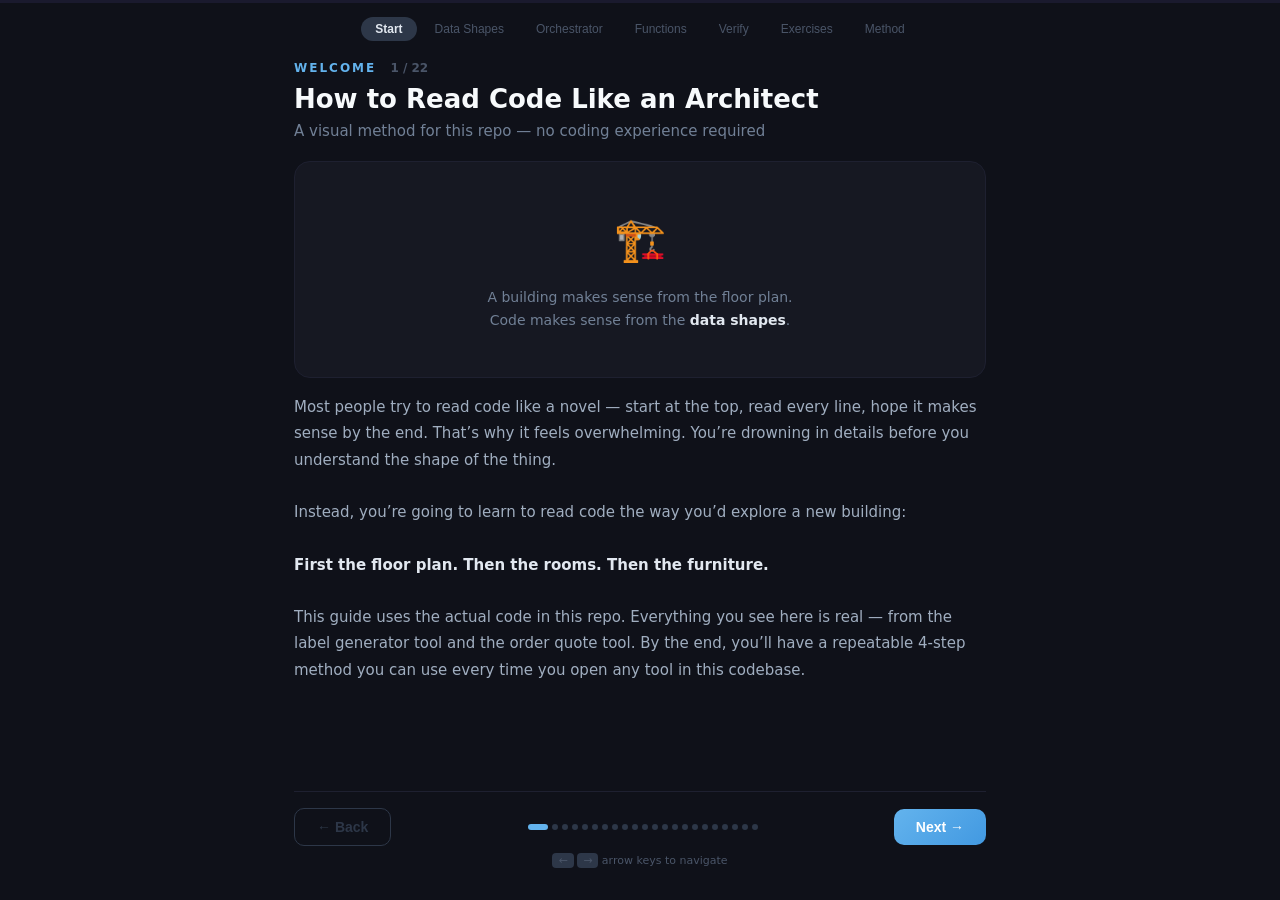
<file: docs/manifesto/code-reading-trainer.html>
<!doctype html>
<html lang="en">
<head>
  <meta charset="utf-8">
  <meta name="viewport" content="width=device-width, initial-scale=1">
  <title>How to Read This Codebase</title>
  <style>
    :root {
      --bg: #0f1119;
      --panel: #161822;
      --panel-border: #1e2030;
      --text: #e2e8f0;
      --muted: #a0aec0;
      --dim: #718096;
      --faint: #4a5568;
      --accent: #63b3ed;
      --orange: #ed8936;
      --green: #48bb78;
      --blue: #63b3ed;
      --purple: #b794f4;
      --code-bg: #1a1a2e;
    }
    * { box-sizing: border-box; margin: 0; }
    body {
      font-family: 'Inter', -apple-system, BlinkMacSystemFont, 'Segoe UI', system-ui, sans-serif;
      background: var(--bg);
      color: var(--text);
      line-height: 1.6;
    }

    /* Layout */
    .app { min-height: 100vh; display: flex; flex-direction: column; }
    .progress-bar { height: 3px; background: #1a1a2e; }
    .progress-fill {
      height: 100%;
      background: linear-gradient(90deg, var(--orange), var(--green), var(--blue), var(--purple));
      transition: width 0.4s ease;
    }

    /* Phase nav */
    .phase-nav {
      display: flex; justify-content: center; gap: 4px;
      padding: 14px 16px 6px; flex-wrap: wrap;
    }
    .phase-pill {
      padding: 5px 14px; border-radius: 20px; font-size: 12px;
      font-weight: 500; color: var(--faint); cursor: pointer;
      transition: all 0.25s; border: none; background: transparent;
    }
    .phase-pill.active { background: #2d3748; color: var(--text); font-weight: 700; }
    .phase-pill.done { color: var(--green); }

    /* Main content area */
    .main {
      flex: 1; display: flex; flex-direction: column;
      max-width: 740px; width: 100%; margin: 0 auto;
      padding: 12px 24px 24px;
    }
    .step-label {
      font-size: 12px; font-weight: 700; color: var(--accent);
      text-transform: uppercase; letter-spacing: 2px; margin-bottom: 6px;
    }
    .step-counter { color: var(--faint); margin-left: 8px; letter-spacing: normal; }
    .title {
      font-size: 26px; font-weight: 800; color: #f7fafc;
      line-height: 1.2; margin-bottom: 4px;
    }
    .subtitle { font-size: 15px; color: var(--dim); margin-bottom: 18px; }

    /* Visual panel */
    .visual-panel {
      background: var(--panel); border: 1px solid var(--panel-border);
      border-radius: 16px; padding: 20px; margin-bottom: 16px;
      min-height: 80px;
    }

    /* Description */
    .description {
      font-size: 15px; line-height: 1.75; color: var(--muted);
      white-space: pre-line; flex: 1;
    }
    .description strong { color: var(--text); font-weight: 600; }
    .description em { color: var(--accent); font-style: normal; }

    /* Code blocks */
    .code-block {
      background: var(--code-bg); border-radius: 12px;
      padding: 16px 20px; font-family: 'JetBrains Mono', 'SF Mono', 'Fira Code', ui-monospace, monospace;
      font-size: 13px; line-height: 1.8; overflow-x: auto;
    }
    .code-line {
      display: flex; gap: 14px; align-items: baseline;
      padding: 2px 0; border-left: 3px solid transparent;
      padding-left: 12px; margin-left: -12px; border-radius: 2px;
    }
    .code-line.hi {
      background: rgba(99, 179, 237, 0.08);
      border-left-color: var(--accent);
    }
    .code-line.hi-orange {
      background: rgba(237, 137, 54, 0.08);
      border-left-color: var(--orange);
    }
    .code-line.hi-green {
      background: rgba(72, 187, 120, 0.08);
      border-left-color: var(--green);
    }
    .code-line.hi-purple {
      background: rgba(183, 148, 244, 0.08);
      border-left-color: var(--purple);
    }
    .code-text { color: var(--dim); white-space: pre; flex-shrink: 0; }
    .code-line.hi .code-text,
    .code-line.hi-orange .code-text,
    .code-line.hi-green .code-text,
    .code-line.hi-purple .code-text { color: var(--text); }
    .code-note { color: var(--accent); font-size: 12px; white-space: nowrap; opacity: 0.9; flex-shrink: 0; }
    .code-note.orange { color: var(--orange); }
    .code-note.green { color: var(--green); }
    .code-note.purple { color: var(--purple); }

    /* Flow diagram */
    .flow { display: flex; flex-direction: column; align-items: center; gap: 6px; padding: 8px 0; }
    .flow-box {
      border-radius: 12px; padding: 12px 28px; text-align: center;
      min-width: 260px; border-width: 2px; border-style: solid;
    }
    .flow-box-name { font-weight: 700; font-size: 15px; }
    .flow-box-desc { font-size: 12px; color: var(--muted); margin-top: 2px; }
    .flow-arrow { display: flex; flex-direction: column; align-items: center; gap: 2px; }
    .flow-arrow-line { width: 2px; height: 12px; background: var(--faint); }
    .flow-arrow-label {
      background: #2d3748; padding: 3px 14px; border-radius: 20px;
      font-size: 11px; color: var(--muted);
      font-family: 'JetBrains Mono', monospace;
    }
    .flow-arrow-tip {
      width: 0; height: 0;
      border-left: 6px solid transparent; border-right: 6px solid transparent;
      border-top: 7px solid var(--faint);
    }

    /* Sandwich */
    .sandwich { display: flex; flex-direction: column; gap: 5px; max-width: 440px; margin: 0 auto; }
    .sandwich-layer {
      display: flex; align-items: center; gap: 12px;
      padding: 12px 18px; border-radius: 10px;
      border: 1.5px solid; font-size: 14px;
    }
    .sandwich-label {
      font-family: 'JetBrains Mono', monospace;
      font-weight: 600; font-size: 13px;
    }
    .sandwich-type {
      font-size: 10px; text-transform: uppercase;
      letter-spacing: 1px; margin-top: 2px; color: var(--muted);
    }

    /* File tree */
    .file-tree {
      font-family: 'JetBrains Mono', monospace; font-size: 13px;
      line-height: 1.9; padding: 4px 0;
    }
    .file-tree-line { display: flex; gap: 10px; }
    .file-tree-path { color: var(--muted); }
    .file-tree-path.active { color: var(--text); font-weight: 600; }
    .file-tree-note { color: var(--accent); font-size: 11px; }

    /* Shape cards */
    .shape-cards { display: flex; gap: 12px; flex-wrap: wrap; justify-content: center; padding: 8px 0; }
    .shape-card {
      border-radius: 12px; padding: 14px 18px; text-align: center;
      width: 130px; border: 2px solid;
    }
    .shape-card-icon { font-size: 24px; margin-bottom: 4px; }
    .shape-card-name { font-weight: 700; font-size: 13px; }
    .shape-card-desc { font-size: 11px; color: var(--muted); margin-top: 2px; }

    /* Verify layers */
    .verify-stack { display: flex; flex-direction: column; gap: 8px; padding: 4px 0; }
    .verify-item {
      display: flex; gap: 12px; align-items: flex-start;
      padding: 10px 14px; border-radius: 10px; border-left: 3px solid;
    }
    .verify-step { font-size: 13px; font-weight: 700; margin-bottom: 3px; }
    .verify-output {
      font-family: 'JetBrains Mono', monospace; font-size: 12px;
      color: var(--muted); white-space: pre-wrap;
    }

    /* Summary steps */
    .summary-steps { display: flex; flex-direction: column; gap: 12px; padding: 4px 0; }
    .summary-step {
      display: flex; gap: 14px; align-items: center;
      padding: 14px 18px; border-radius: 14px;
      border: 2px solid; border-color: color-mix(in srgb, var(--step-color) 30%, transparent);
      background: color-mix(in srgb, var(--step-color) 6%, transparent);
    }
    .summary-num {
      width: 40px; height: 40px; border-radius: 50%;
      display: flex; align-items: center; justify-content: center;
      font-weight: 800; font-size: 18px; color: white; flex-shrink: 0;
    }
    .summary-title { font-weight: 800; font-size: 15px; letter-spacing: 0.5px; }
    .summary-desc { font-size: 13px; color: var(--muted); margin-top: 1px; }
    .summary-time {
      font-size: 11px; color: var(--dim); background: #2d3748;
      padding: 3px 10px; border-radius: 20px; flex-shrink: 0; margin-left: auto;
    }

    /* Callout box */
    .callout {
      border-radius: 10px; padding: 14px 18px; margin: 8px 0;
      border-left: 4px solid;
    }
    .callout-title { font-weight: 700; font-size: 13px; margin-bottom: 4px; }
    .callout-body { font-size: 13px; color: var(--muted); line-height: 1.6; }

    /* Nav */
    .nav {
      display: flex; justify-content: space-between; align-items: center;
      margin-top: auto; padding-top: 16px;
      border-top: 1px solid var(--panel-border); gap: 10px;
    }
    .nav-btn {
      padding: 10px 22px; border-radius: 10px; font-size: 14px;
      font-weight: 600; cursor: pointer; transition: all 0.2s;
      border: 1px solid #2d3748; background: transparent; color: var(--muted);
    }
    .nav-btn:disabled { color: #2d3748; cursor: default; }
    .nav-btn.primary {
      border: none; color: white;
      background: linear-gradient(135deg, var(--accent), #4299e1);
    }
    .nav-btn.primary:disabled { background: #2d3748; color: var(--faint); }
    .dots { display: flex; gap: 4px; }
    .dot {
      width: 6px; height: 6px; border-radius: 3px;
      background: #2d3748; cursor: pointer; transition: all 0.3s;
    }
    .dot.active { width: 20px; background: var(--accent); }
    .dot.past { background: var(--green); }

    /* Keyboard hint */
    .kbd-hint {
      text-align: center; padding: 6px 0; font-size: 11px; color: var(--faint);
    }
    kbd {
      background: #2d3748; padding: 1px 6px; border-radius: 4px;
      font-family: inherit; font-size: 11px;
    }
  </style>
</head>
<body>
<div class="app">
  <div class="progress-bar"><div class="progress-fill" id="progress"></div></div>
  <div class="phase-nav" id="phaseNav"></div>
  <div class="main">
    <div class="step-label" id="stepLabel"></div>
    <div class="title" id="title"></div>
    <div class="subtitle" id="subtitle"></div>
    <div class="visual-panel" id="visualPanel"></div>
    <div class="description" id="desc"></div>
    <div class="nav">
      <button class="nav-btn" id="back">&larr; Back</button>
      <div class="dots" id="dots"></div>
      <button class="nav-btn primary" id="next">Next &rarr;</button>
    </div>
    <div class="kbd-hint"><kbd>&larr;</kbd> <kbd>&rarr;</kbd> arrow keys to navigate</div>
  </div>
</div>

<script>
// ─────────────────────────────────────────────
// STEP DEFINITIONS
// ─────────────────────────────────────────────
const STEPS = [

// ━━━ WELCOME ━━━
{
  phase: "Welcome",
  title: "How to Read Code Like an Architect",
  subtitle: "A visual method for this repo \u2014 no coding experience required",
  visual: "welcome",
  desc: `Most people try to read code like a novel \u2014 start at the top, read every line, hope it makes sense by the end. That\u2019s why it feels overwhelming. You\u2019re drowning in details before you understand the shape of the thing.

Instead, you\u2019re going to learn to read code the way you\u2019d explore a new building:

<strong>First the floor plan. Then the rooms. Then the furniture.</strong>

This guide uses the actual code in this repo. Everything you see here is real \u2014 from the label generator tool and the order quote tool. By the end, you\u2019ll have a repeatable 4-step method you can use every time you open any tool in this codebase.`
},

{
  phase: "Welcome",
  title: "What This Repo Actually Does",
  subtitle: "Two sentences, so you have context",
  visual: "repo-overview",
  desc: `This repo contains <strong>business tools</strong> \u2014 things like generating Avery 5160 mailing labels from a spreadsheet, or calculating order quotes with discounts and tax.

Each tool is split into two halves:
\u2022 <em>core/</em> \u2014 the brain. Pure math and logic. Doesn\u2019t touch files, databases, or the web.
\u2022 <em>adapters/</em> \u2014 the hands. Reads files, renders PDFs, handles web requests.

This split is the single most important thing about the codebase. Everything else flows from it. The method you\u2019re about to learn works <strong>because</strong> of this split.`
},

// ━━━ STEP 1: SHAPES ━━━
{
  phase: "Shapes",
  title: "Read the Data Shapes First",
  subtitle: "Learn the nouns before the verbs",
  visual: "shapes-overview",
  desc: `Every tool in this repo has a file called <strong>domain/models.py</strong>. It contains <em>dataclasses</em> \u2014 which are just descriptions of the shapes of data that flow through the program.

Think of them as forms. A doctor\u2019s office has forms: patient intake form, prescription form, referral form. Each form has specific fields. You don\u2019t need to understand medicine to read the forms \u2014 the field names tell you what kind of information flows through the system.

Dataclasses work exactly the same way. Read the names. Read the fields. You\u2019ll understand what the program deals with before you see a single line of logic.`
},

{
  phase: "Shapes",
  title: "LabelFieldConfig \u2014 How a field should look",
  subtitle: "core/label_generator/domain/models.py",
  visual: "code",
  code: [
    ["@dataclass",                       "",      ""],
    ["class LabelFieldConfig:",          "blue",  "\u2190 Configuration for ONE field on a label"],
    ["    column: str | None",           "",      "Which spreadsheet column to pull from"],
    ["    y_in: float",                  "",      "Vertical position in inches"],
    ["    align: str",                   "",      "left, center, or right"],
    ["    font_family: str",             "",      ""],
    ["    font_weight: str",             "",      "Regular or Bold"],
    ["    size_pt: float",               "",      "Font size in points"],
    ["    letter_spacing: float",        "",      ""],
    ["    is_static: bool",              "blue",  "Static = same text on every label"],
    ["    static_text: str",             "",      "The fixed text (if static)"],
    ["    prefix: str",                  "",      'e.g. \"Tel: \" before a phone number'],
    ["    suffix: str",                  "",      ""],
    ["    is_header: bool",              "blue",  "Headers get UPPERCASE + Bold"],
  ],
  desc: `This is the configuration for a single field on a label. Not the data itself \u2014 the <strong>design spec</strong> for how one piece of text should appear.

Imagine you\u2019re designing a mailing label in a word processor. You\u2019d set: which column from my spreadsheet? what font? what size? where on the label? That\u2019s exactly what this dataclass captures.

Notice: there\u2019s nothing here about PDFs, files, or web requests. It\u2019s just a description of intent.`
},

{
  phase: "Shapes",
  title: "LabelJob \u2014 Everything needed for one run",
  subtitle: "The complete input to the brain",
  visual: "code",
  code: [
    ["@dataclass",                       "",      ""],
    ["class LabelJob:",                  "blue",  "\u2190 One complete label generation request"],
    ["    sheet_name: str",              "",      "Which worksheet to use"],
    ["    rows: list[dict[str, Any]]",   "blue",  "\u2190 The actual spreadsheet data"],
    ["    fields: list[LabelFieldConfig]","blue", "\u2190 How to design each field"],
    ["    copies_per_record: int",       "",      "Print 2 copies of each? 5?"],
    ["    use_template: bool",           "",      "Overlay on Avery template?"],
    ["    timestamp_utc: str",           "",      "For the download filename"],
  ],
  desc: `This is the <strong>complete input</strong> to the label generator\u2019s brain. It contains everything the logic needs to make decisions: the data, the design, and the options.

Think of it as a work order. A print shop gets a work order that says: \u201cHere\u2019s the spreadsheet, here\u2019s how each field should look, make 3 copies each, use this template.\u201d That\u2019s a LabelJob.

Key insight: the rows are already loaded. This shape doesn\u2019t know if they came from Excel, CSV, a database, or a web form. <strong>The brain doesn\u2019t care where data comes from.</strong>`
},

{
  phase: "Shapes",
  title: "RenderPlan \u2014 What the brain produces",
  subtitle: "The complete output \u2014 ready for any renderer",
  visual: "code",
  code: [
    ["@dataclass",                       "",       ""],
    ["class RenderPlan:",                "green",  "\u2190 The brain\u2019s complete output"],
    ["    input_rows: int",              "",       "How many rows came in"],
    ["    filtered_rows: int",           "",       "How many survived filtering"],
    ["    total_labels: int",            "green",  "\u2190 After copies expansion"],
    ["    labels_per_page: int",         "",       "30 for Avery 5160"],
    ["    slots: list[LabelSlot]",       "green",  "\u2190 Every label, positioned on a page"],
  ],
  desc: `This is what the brain produces. Not a PDF \u2014 a <strong>plan</strong>. It says: \u201cHere are 90 labels. Each one goes at these exact coordinates on these pages. Here\u2019s the text for each one, already formatted.\u201d

The adapter (the hands) takes this plan and renders it into a real PDF. But the plan itself is pure information. You could render it to PDF, HTML, a printer API, or just display it on screen.

This is why the split matters: <strong>the brain computes, the hands render</strong>. Change the renderer without touching the logic. Change the logic without touching the renderer.`
},

{
  phase: "Shapes",
  title: "The Data Flow \u2014 You Already Know the Story",
  subtitle: "Just from reading four dataclasses",
  visual: "flow-labels",
  desc: `Without reading a single function, you now know:

\u2022 Raw spreadsheet rows come in
\u2022 They get bundled with design config into a <em>LabelJob</em>
\u2022 The brain produces a <em>RenderPlan</em> with positioned, formatted slots
\u2022 Something renders that plan into a PDF

<strong>You\u2019ve read zero logic and you already know the story.</strong>

This works because the code was designed so that the data shapes ARE the story. The shapes are the nouns; the functions are just verbs that transform one noun into another.`
},

{
  phase: "Shapes",
  title: "Bonus: Order Quote Shapes",
  subtitle: "The same pattern, completely different domain",
  visual: "code",
  code: [
    ["# core/order_quote/domain/models.py", "",      ""],
    ["",                                  "",      ""],
    ["class LineItem:",                   "orange","What\u2019s being purchased"],
    ["    sku: str",                      "",      ""],
    ["    quantity: int",                 "",      ""],
    ["    unit_price_cents: int",         "orange","Prices in cents \u2014 no decimals!"],
    ["",                                  "",      ""],
    ["class QuoteRequest:",               "blue",  "Complete input (like LabelJob)"],
    ["    items: list[LineItem]",         "",      ""],
    ["    state: str",                    "",      "For tax calculation"],
    ["    coupon_code: str | None",       "",      ""],
    ["",                                  "",      ""],
    ["class QuoteBreakdown:",             "green", "Complete output (like RenderPlan)"],
    ["    subtotal_cents: int",           "",      ""],
    ["    discount_bps: int",            "",      "Basis points (500 = 5%)"],
    ["    shipping_cents: int",           "",      ""],
    ["    tax_cents: int",                "",      ""],
    ["    total_cents: int",              "green", "The final answer"],
  ],
  desc: `Completely different tool \u2014 same pattern. Input shape, output shape, everything in between is pure math.

Notice the discipline: prices are in <em>cents</em> (integers), not dollars (decimals). Discounts are in <em>basis points</em> (500 = 5%), not percentages (floats). This avoids floating-point rounding bugs. That\u2019s a <strong>decision</strong> captured right in the data shape.

Once you\u2019ve read one tool\u2019s models.py, you know how to read any tool\u2019s models.py. The pattern is always: <strong>input shape \u2192 output shape</strong>.`
},

// ━━━ STEP 2: ORCHESTRATOR ━━━
{
  phase: "Plot",
  title: "Read the Orchestrator Second",
  subtitle: "The table of contents for your program",
  visual: "orchestrator-intro",
  desc: `Now that you know the nouns, it\u2019s time to learn the plot.

Every tool has a file called <strong>application/orchestrator.py</strong>. It\u2019s the shortest file in the entire tool. In this repo, orchestrators are typically <strong>3 lines long</strong>.

The orchestrator is a recipe card. It says: \u201cDo step 1, then step 2, then step 3.\u201d It contains no logic of its own. It doesn\u2019t know HOW any step works \u2014 it just calls them in order.

When you read the orchestrator, you\u2019re reading the <strong>entire plot</strong> of the program in 3 lines.`
},

{
  phase: "Plot",
  title: "Label Generator Orchestrator",
  subtitle: "core/label_generator/application/orchestrator.py \u2014 the whole file",
  visual: "code",
  code: [
    ["def run(payload):",                 "",       "Takes raw input dict"],
    ["",                                  "",       ""],
    ["    job = service.build_job(payload)",     "orange", "\u2190 Step 1: Validate + normalize input"],
    ["",                                  "",       ""],
    ["    plan = service.compute_plan(job)",     "green",  "\u2190 Step 2: All the decisions happen here"],
    ["",                                  "",       ""],
    ["    return service.to_result_dict(job, plan)", "purple", "\u2190 Step 3: Format the output"],
  ],
  desc: `That\u2019s it. That\u2019s the entire program.

<strong>Line 1:</strong> Take the raw payload and validate it. If anything\u2019s wrong (missing fields, bad types), it fails here. If it passes, you get a clean <em>LabelJob</em>.

<strong>Line 2:</strong> Take the validated job and compute the plan. This is where all the interesting decisions happen \u2014 filtering blank rows, expanding copies, calculating positions. Out comes a <em>RenderPlan</em>.

<strong>Line 3:</strong> Take the job and plan and format them into a result dictionary that the adapter can use.

Every tool in this repo follows this same 3-act structure: <strong>validate \u2192 decide \u2192 format output</strong>.`
},

{
  phase: "Plot",
  title: "Order Quote Orchestrator",
  subtitle: "Exact same pattern, different tool",
  visual: "code",
  code: [
    ["def run(payload):",                 "",       ""],
    ["",                                  "",       ""],
    ["    request = service.build_request(payload)",    "orange", "\u2190 Validate: items, state, coupon"],
    ["",                                  "",       ""],
    ["    breakdown = service.build_breakdown(request)","green",  "\u2190 Decide: pricing, discounts, tax"],
    ["",                                  "",       ""],
    ["    return service.to_result_dict(breakdown)",    "purple", "\u2190 Format: serialize to dict"],
  ],
  desc: `See the pattern? Different domain, identical structure.

Once you\u2019ve read one orchestrator, you can read every orchestrator in this repo in about 5 seconds. You just read the function names and you know the plot.

This is by design. The repo has an automated check (<em>check_orchestrator_dumb.py</em>) that enforces: no if-statements, no loops, no try/except, maximum 60 lines. If someone tries to put logic in the orchestrator, the check fails and the code can\u2019t be committed.

The orchestrator is <strong>structurally guaranteed</strong> to be simple.`
},

{
  phase: "Plot",
  title: "See the Sandwich",
  subtitle: "The universal pattern hiding in every orchestrator",
  visual: "sandwich",
  desc: `Every well-structured program follows the same shape \u2014 a sandwich:

The bread on top is <strong>plumbing</strong> (reading input).
The filling is <strong>decisions</strong> (pure logic).
The bread on bottom is <strong>plumbing</strong> (writing output).

In this repo, the core orchestrator is just the filling \u2014 pure decisions. The bread lives in the <em>adapter layer</em> (reading Excel files, rendering PDFs, handling HTTP).

When someone asks \u201ccan we also read from Google Sheets?\u201d \u2014 you change the bread. The filling doesn\u2019t know or care.

When someone asks \u201ccan we change the label positioning logic?\u201d \u2014 you change the filling. The bread doesn\u2019t know or care.`
},

// ━━━ STEP 3: ZOOM ━━━
{
  phase: "Zoom",
  title: "Read Functions Only When You Need To",
  subtitle: "You never need to read the whole codebase",
  visual: "file-map",
  desc: `Each tool has a <strong>FILE_MAP.md</strong> that tells you what lives where:

\u2022 <em>input_validation.py</em> \u2014 Is the input valid? Normalize it.
\u2022 <em>planning.py</em> \u2014 Filter rows, expand copies, assign positions.
\u2022 <em>output_format.py</em> \u2014 Build the download filename, serialize the result.
\u2022 <em>orchestrator.py</em> \u2014 Call the above three in sequence.

You <strong>never open a file without a specific question</strong>:

\u201cWhy are blank rows getting through?\u201d \u2192 Open planning.py, find _filter_rows.
\u201cWhy is the filename wrong?\u201d \u2192 Open output_format.py, find _download_name.
\u201cWhy is the y-position rejected?\u201d \u2192 Open input_validation.py, find the y_in check.

Each file is under 160 lines. Each function is under 40 lines. You\u2019re never reading more than you need.`
},

{
  phase: "Zoom",
  title: "Example: How Label Positions Are Calculated",
  subtitle: "core/label_generator/application/planning.py",
  visual: "code",
  code: [
    ["def _slot_coordinates(slot_index):",      "blue",   "Given a slot number, where does it go?"],
    ["    rows = int(AVERY_5160[\"rows\"])",     "",       "10 rows per column on Avery 5160"],
    ["    col = slot_index // rows",             "blue",   "\u2190 Slots 0-9 = column 0, 10-19 = column 1, etc."],
    ["    row = slot_index % rows",              "blue",   "\u2190 Position within the column"],
    ["    x_in = left_margin + col * (label_width + gap)", "", "Horizontal position"],
    ["    y_in = page_height - top_margin - (row+1) * label_height", "", "Vertical (PDF y-axis is flipped)"],
    ["    return col, row, x_in, y_in",          "blue",   "\u2190 That\u2019s it. Pure math."],
  ],
  desc: `This function takes a number (which slot on the page?) and returns coordinates (where on the page?). It\u2019s pure math. No files, no PDF library, no web framework.

The fill order is <strong>top-down by column</strong>: slots 0\u20139 fill the left column top to bottom, 10\u201319 fill the middle column, 20\u201329 fill the right column. This matches how Avery 5160 sheets are typically printed.

Notice: this function has no idea it\u2019s going to be used in a PDF. It just computes coordinates. You could use these same coordinates to render labels on a webpage, a printer API, or an SVG. <strong>The decision is separate from the output format.</strong>`
},

{
  phase: "Zoom",
  title: "Example: How Text Gets Prepared",
  subtitle: "What happens to each field before rendering",
  visual: "code",
  code: [
    ["def _resolve_text(row, field):",           "",       "For one field of one label:"],
    ["    if field.is_static:",                  "orange", "\u2190 Static? Use the fixed text"],
    ["        raw_text = field.static_text",      "",      ""],
    ["    else:",                                 "",      ""],
    ["        value = row.get(field.column, \"\")", "blue",  "\u2190 Dynamic? Pull from spreadsheet"],
    ["        # handle NaN, empty, etc.",         "",       ""],
    ["        if raw_text.strip():",              "",       ""],
    ["            raw_text = prefix + raw_text + suffix", "blue", "\u2190 Add prefix/suffix if non-empty"],
    ["    if field.is_header:",                   "green",  "\u2190 Header? Force UPPERCASE"],
    ["        return text.upper()",               "",       ""],
    ["    return text",                           "",       ""],
  ],
  desc: `This function makes four decisions for each field:
1. Is it static (same on every label) or dynamic (from the spreadsheet)?
2. If dynamic, is the value empty? If so, skip the prefix/suffix.
3. Is it a header? If so, uppercase it.
4. Is the final result empty? If so, skip it entirely.

That\u2019s the kind of thing you\u2019d describe in plain English to someone at a print shop. And that\u2019s exactly what this code does \u2014 it\u2019s just the English translated into Python.

<strong>You don\u2019t need to be a coder to read this.</strong> If you can follow the if/else logic of a recipe (\u201cif the butter is salted, skip the extra salt\u201d), you can follow this.`
},

// ━━━ STEP 4: VERIFY ━━━
{
  phase: "Verify",
  title: "Verify with Your Eyes",
  subtitle: "You don\u2019t have to just trust the code \u2014 look at the data",
  visual: "verify-layers",
  desc: `Here\u2019s the secret that nobody tells non-coders: you can verify each stage <strong>visually</strong>. Because the code is split into stages, you can look at the data between stages and check if it makes sense.

Think of it like a cooking show. You don\u2019t just trust that the souffl\u00e9 will work \u2014 you check the batter before it goes in the oven. You check the oven temperature. You check the rise through the glass.

In this codebase, the \u201cstages\u201d are the function calls in the orchestrator. After each one, the data has a specific shape you can inspect.`
},

{
  phase: "Verify",
  title: "What to Check at Each Layer",
  subtitle: "From raw input to final PDF",
  visual: "verify-detail",
  desc: `<strong>Layer 1: Input payload</strong>
Check the example files: <em>core/label_generator/examples/happy_path.json</em>
Does the payload structure make sense? Do the field names match what you expect?

<strong>Layer 2: After build_job</strong>
Is the LabelJob valid? Were bad rows rejected? Are field configs normalized?
You can test this by calling build_job directly with a sample payload.

<strong>Layer 3: After compute_plan</strong>
Does the RenderPlan have the right number of slots? Are coordinates reasonable?
filtered_rows should be \u2264 input_rows. total_labels should be filtered_rows \u00d7 copies.

<strong>Layer 4: After to_result_dict</strong>
Is the download name correct? Does the slot data serialize cleanly?

<strong>Layer 5: Adapter output</strong>
Open the actual PDF. Do labels appear where the coordinates say they should?

Each layer is independently checkable because each layer produces <strong>plain data</strong> you can print and inspect.`
},

{
  phase: "Verify",
  title: "The Adapter Boundary",
  subtitle: "Where the brain meets the hands",
  visual: "code",
  code: [
    ["# adapters/flask/label_generator/app.py",      "",       ""],
    ["# Inside the /generate route:",                 "",       ""],
    ["",                                              "",       ""],
    ["payload = presenter.build_generate_payload(body, rows)", "orange", "Translate HTTP \u2192 core format"],
    ["",                                              "",       ""],
    ["result = run_contract(ToolInput(payload=payload)).result", "green", "Call the brain \u2014 pure decisions"],
    ["",                                              "",       ""],
    ["io.render_plan_to_pdf(result, labels_pdf)",     "purple", "Render the plan to actual PDF"],
    ["",                                              "",       ""],
    ["return io.pdf_response(output_path, ...)",      "purple", "Send file to browser"],
  ],
  desc: `This is the adapter \u2014 the hands. Look at how it works:

<strong>presenter.py</strong> translates from \u201cweb request language\u201d to \u201ccore language.\u201d It parses HTTP bodies and builds the payload dict that the core expects.

<strong>run_contract()</strong> calls the brain. The adapter doesn\u2019t know what happens inside. It sends in a payload and gets back a result dict.

<strong>io.py</strong> does all the messy real-world stuff: reading Excel files with pandas, rendering PDFs with reportlab, merging with Avery templates with pypdf, sending files to the browser.

The adapter is <strong>allowed to be messy</strong>. It\u2019s glue code. What matters is that the core stays clean \u2014 and it does, because 21 automated checks enforce it.`
},

// ━━━ EXERCISE ━━━
{
  phase: "Practice",
  title: "Try It: Find Why Labels Fill Top-Down",
  subtitle: "A real reading exercise using the method",
  visual: "exercise",
  desc: `Someone asks: <strong>\u201cWhy do labels fill the left column first (top to bottom), then the middle column, then the right?\u201d</strong>

Use the 4-step method:

<strong>Step 1 \u2014 Shapes:</strong> LabelSlot has column_index, row_index, x_in, y_in. So position is determined per-slot.

<strong>Step 2 \u2014 Orchestrator:</strong> compute_plan(job) is where positioning happens. That\u2019s in planning.py.

<strong>Step 3 \u2014 Zoom:</strong> Open planning.py. Find _slot_coordinates. See:
  col = slot_index // 10
  row = slot_index % 10
Slot 0\u21929 \u2192 col 0. Slot 10\u219219 \u2192 col 1. Top-down by column.

<strong>Step 4 \u2014 Verify:</strong> Run the contract with 12 rows. Check that slots 0\u20139 have column_index=0, slot 10 has column_index=1, slot 11 has column_index=1.

You found the answer by reading <strong>3 lines of code</strong> in one file. Not the whole codebase. Not even the whole file. Just the function that answers your question.`
},

{
  phase: "Practice",
  title: "Try It: Why Does Discount Cap at 15%?",
  subtitle: "Same method, different tool",
  visual: "exercise-2",
  desc: `Someone asks: <strong>\u201cA customer has a $1000 order with a SAVE10 coupon. Why isn\u2019t the discount more than 15%?\u201d</strong>

<strong>Step 1 \u2014 Shapes:</strong> QuoteBreakdown has discount_bps (basis points). 1500 bps = 15%.

<strong>Step 2 \u2014 Orchestrator:</strong> build_breakdown(request) is where pricing happens. That\u2019s in quote_calculation.py.

<strong>Step 3 \u2014 Zoom:</strong> Open quote_calculation.py. Find effective_discount_bps. See:
  tier_bps + coupon_bps, capped at MAX_DISCOUNT_BPS (1500).
$1000 order gets 1000 tier bps + 1000 coupon bps = 2000, but capped to 1500.

<strong>Step 4 \u2014 Verify:</strong> Check specs.py: MAX_DISCOUNT_BPS = 1_500. Confirmed.

Again \u2014 <strong>3 lines in one file</strong>. The shapes told you where to look, the orchestrator told you which file, and you zoomed straight to the answer.`
},

// ━━━ SUMMARY ━━━
{
  phase: "Method",
  title: "The 4-Step Reading Method",
  subtitle: "Your new habit, every time you open a tool",
  visual: "summary",
  desc: `You never need to read the whole codebase. You never need to understand every line. You just need to know the <strong>shapes</strong>, the <strong>flow</strong>, and how to <strong>zoom</strong> into the part you care about.

This method works because the code was built to be read this way. The separation of decisions from plumbing, the dumb orchestrator, the plain data shapes at every boundary \u2014 these aren\u2019t just engineering preferences. They\u2019re what makes the code <strong>navigable by humans</strong>.

You\u2019re not pretending to understand the code. You actually do. The shapes are the real story. Everything else is just details you can zoom into when you need them.`
},

{
  phase: "Method",
  title: "Quick Reference",
  subtitle: "Keep this in your back pocket",
  visual: "reference",
  desc: `<strong>To understand a new tool:</strong>
1. Read domain/models.py (2 min)
2. Read application/orchestrator.py (30 sec)
3. Skim application/FILE_MAP.md (30 sec)

<strong>To investigate a bug or behavior:</strong>
1. Identify which stage it\u2019s in (input? decision? output?)
2. Open the one file responsible
3. Find the one function that answers your question
4. Verify by checking the data at that stage

<strong>To understand the adapter:</strong>
1. Read UI_CONTRACT.md for routes and payload shapes
2. Read presenter.py for HTTP-to-core translation
3. Read io.py only if you need to understand rendering details

<strong>Files you can always ignore:</strong>
\u2022 service.py (just re-exports, skip it)
\u2022 contracts.py (just the wrapper, read the orchestrator instead)
\u2022 specs.py (constants \u2014 check when you need a specific value)`
},
]; // end STEPS


// ─────────────────────────────────────────────
// VISUAL RENDERERS
// ─────────────────────────────────────────────

function renderVisual(step) {
  const v = step.visual;
  if (v === "code") return renderCode(step.code);
  if (v === "welcome") return renderWelcome();
  if (v === "repo-overview") return renderRepoOverview();
  if (v === "shapes-overview") return renderShapesOverview();
  if (v === "flow-labels") return renderFlowLabels();
  if (v === "orchestrator-intro") return renderOrchIntro();
  if (v === "sandwich") return renderSandwich();
  if (v === "file-map") return renderFileMap();
  if (v === "verify-layers") return renderVerifyLayers();
  if (v === "verify-detail") return renderVerifyDetail();
  if (v === "exercise") return renderExercise("label");
  if (v === "exercise-2") return renderExercise("quote");
  if (v === "summary") return renderSummary();
  if (v === "reference") return renderReference();
  return "";
}

function renderCode(lines) {
  if (!lines) return "";
  const colorMap = { blue: "hi", orange: "hi-orange", green: "hi-green", purple: "hi-purple" };
  const noteColorMap = { blue: "", orange: "orange", green: "green", purple: "purple" };
  return `<div class="code-block">${lines.map(([text, color, note]) => {
    const cls = color ? colorMap[color] || "hi" : "";
    const noteCls = color ? noteColorMap[color] || "" : "";
    return `<div class="code-line ${cls}"><span class="code-text">${esc(text) || " "}</span>${note ? `<span class="code-note ${noteCls}">${esc(note)}</span>` : ""}</div>`;
  }).join("")}</div>`;
}

function renderWelcome() {
  return `<div style="text-align:center;padding:24px 16px">
    <div style="font-size:42px;margin-bottom:12px">&#x1F3D7;&#xFE0F;</div>
    <div style="font-size:14px;color:var(--dim);max-width:320px;margin:0 auto;line-height:1.7">
      A building makes sense from the floor plan.<br>
      Code makes sense from the <strong style="color:var(--text)">data shapes</strong>.
    </div>
  </div>`;
}

function renderRepoOverview() {
  return `<div style="display:flex;gap:16px;justify-content:center;flex-wrap:wrap;padding:16px 0">
    <div style="flex:1;min-width:180px;max-width:260px;border:2px solid var(--green);border-radius:12px;padding:16px;background:rgba(72,187,120,0.06)">
      <div style="font-size:13px;font-weight:700;color:var(--green);margin-bottom:8px">core/ &mdash; The Brain</div>
      <div style="font-size:12px;color:var(--muted);line-height:1.6">
        Pure logic. No files, no web, no PDF.<br>
        <span style="color:var(--dim)">models.py, planning.py, orchestrator.py</span>
      </div>
    </div>
    <div style="font-size:24px;color:var(--faint);align-self:center">&harr;</div>
    <div style="flex:1;min-width:180px;max-width:260px;border:2px solid var(--orange);border-radius:12px;padding:16px;background:rgba(237,137,54,0.06)">
      <div style="font-size:13px;font-weight:700;color:var(--orange);margin-bottom:8px">adapters/ &mdash; The Hands</div>
      <div style="font-size:12px;color:var(--muted);line-height:1.6">
        Files, PDFs, web requests.<br>
        <span style="color:var(--dim)">app.py, io.py, presenter.py</span>
      </div>
    </div>
  </div>`;
}

function renderShapesOverview() {
  const shapes = [
    { name: "LabelFieldConfig", desc: "Design for one field", color: "var(--blue)", icon: "&#x1F3A8;" },
    { name: "LabelJob", desc: "Complete work order", color: "var(--orange)", icon: "&#x1F4CB;" },
    { name: "LabelSlot", desc: "One label, positioned", color: "var(--purple)", icon: "&#x1F4CD;" },
    { name: "RenderPlan", desc: "All labels, all pages", color: "var(--green)", icon: "&#x1F4D0;" },
  ];
  return `<div class="shape-cards">${shapes.map(s =>
    `<div class="shape-card" style="border-color:${s.color};background:${s.color}10">
      <div class="shape-card-icon">${s.icon}</div>
      <div class="shape-card-name" style="color:${s.color}">${s.name}</div>
      <div class="shape-card-desc">${s.desc}</div>
    </div>`
  ).join("")}</div>
  <div style="text-align:center;font-size:12px;color:var(--dim);margin-top:8px">These are the <strong style="color:var(--text)">nouns</strong> of the label generator</div>`;
}

function renderFlowLabels() {
  const items = [
    { box: true, name: "Spreadsheet Rows", desc: "Raw data from Excel", color: "var(--orange)", icon: "&#x1F4CA;" },
    { arrow: true, label: "build_job()" },
    { box: true, name: "LabelJob", desc: "Validated work order", color: "var(--blue)", icon: "&#x1F4CB;" },
    { arrow: true, label: "compute_plan()" },
    { box: true, name: "RenderPlan", desc: "Positioned, formatted labels", color: "var(--green)", icon: "&#x1F4D0;" },
    { arrow: true, label: "adapter renders" },
    { box: true, name: "PDF File", desc: "Physical output", color: "var(--purple)", icon: "&#x1F4C4;" },
  ];
  return `<div class="flow">${items.map(item => {
    if (item.arrow) return `<div class="flow-arrow"><div class="flow-arrow-line"></div><div class="flow-arrow-label">${item.label}</div><div class="flow-arrow-tip"></div></div>`;
    return `<div class="flow-box" style="border-color:${item.color};background:${item.color}0d">
      <div style="font-size:18px">${item.icon}</div>
      <div class="flow-box-name" style="color:${item.color}">${item.name}</div>
      <div class="flow-box-desc">${item.desc}</div>
    </div>`;
  }).join("")}</div>`;
}

function renderOrchIntro() {
  return `<div style="text-align:center;padding:20px 16px">
    <div style="font-size:42px;margin-bottom:10px">&#x1F4D6;</div>
    <div style="font-size:28px;font-weight:800;color:var(--text);margin-bottom:8px">3 lines</div>
    <div style="font-size:14px;color:var(--dim);max-width:340px;margin:0 auto;line-height:1.7">
      Every orchestrator in this repo is 3 lines.<br>
      Validate &rarr; Decide &rarr; Format output.<br>
      That <em style="color:var(--accent)">is</em> the program.
    </div>
  </div>`;
}

function renderSandwich() {
  const layers = [
    { label: "adapter reads Excel file", type: "Plumbing", color: "var(--orange)", icon: "&#x1F4E5;" },
    { label: "build_job(payload)", type: "Decision", color: "var(--green)", icon: "&#x1F9E0;" },
    { label: "compute_plan(job)", type: "Decision", color: "var(--green)", icon: "&#x1F9E0;" },
    { label: "to_result_dict(job, plan)", type: "Decision", color: "var(--green)", icon: "&#x1F9E0;" },
    { label: "adapter renders PDF", type: "Plumbing", color: "var(--orange)", icon: "&#x1F4E4;" },
  ];
  return `<div class="sandwich">${layers.map(l =>
    `<div class="sandwich-layer" style="border-color:${l.color};background:${l.color}0a">
      <span style="font-size:20px">${l.icon}</span>
      <div>
        <div class="sandwich-label" style="color:${l.color}">${l.label}</div>
        <div class="sandwich-type">${l.type}</div>
      </div>
    </div>`
  ).join("")}</div>`;
}

function renderFileMap() {
  const files = [
    { path: "application/", note: "", active: false },
    { path: "  input_validation.py", note: "Is the payload valid?", active: true },
    { path: "  planning.py", note: "Filter, expand, position", active: true },
    { path: "  output_format.py", note: "Filename + serialization", active: true },
    { path: "  orchestrator.py", note: "3-line recipe", active: true },
    { path: "  service.py", note: "(just re-exports, skip it)", active: false },
    { path: "  FILE_MAP.md", note: "This map!", active: true },
  ];
  return `<div class="file-tree">${files.map(f =>
    `<div class="file-tree-line">
      <span class="file-tree-path ${f.active ? "active" : ""}">${esc(f.path)}</span>
      <span class="file-tree-note">${f.note}</span>
    </div>`
  ).join("")}</div>`;
}

function renderVerifyLayers() {
  const layers = [
    { step: "After build_job", output: "LabelJob with 47 rows, 5 fields, 2 copies", icon: "&#x1F4CB;", color: "var(--orange)" },
    { step: "After compute_plan", output: "RenderPlan: 42 filtered, 84 labels, 3 pages\nSlot 0: page=0, col=0, row=0, x=0.175, y=9.5", icon: "&#x1F4D0;", color: "var(--green)" },
    { step: "After to_result_dict", output: 'download_name: "labels_sheet1_name_20260221_1430.pdf"\nslots: [{page_index: 0, x_in: 0.175, ...}, ...]', icon: "&#x1F4E6;", color: "var(--blue)" },
    { step: "After adapter renders", output: "Open the PDF. Labels at correct positions? Text readable?", icon: "&#x1F441;&#xFE0F;", color: "var(--purple)" },
  ];
  return `<div class="verify-stack">${layers.map(l =>
    `<div class="verify-item" style="border-left-color:${l.color};background:${l.color}08">
      <span style="font-size:22px;flex-shrink:0;line-height:1">${l.icon}</span>
      <div>
        <div class="verify-step" style="color:${l.color}">${l.step}</div>
        <div class="verify-output">${esc(l.output)}</div>
      </div>
    </div>`
  ).join("")}</div>`;
}

function renderVerifyDetail() {
  return `<div style="text-align:center;padding:16px">
    <div style="display:inline-flex;flex-direction:column;gap:10px;text-align:left">
      ${["examples/happy_path.json", "build_job(payload)", "compute_plan(job)", "to_result_dict(job, plan)", "Open the PDF"].map((step, i) =>
        `<div style="display:flex;align-items:center;gap:10px">
          <div style="width:28px;height:28px;border-radius:50%;background:${["var(--orange)","var(--orange)","var(--green)","var(--blue)","var(--purple)"][i]};color:white;display:flex;align-items:center;justify-content:center;font-weight:700;font-size:13px;flex-shrink:0">${i+1}</div>
          <div style="font-size:13px;font-family:'JetBrains Mono',monospace;color:var(--muted)">${step}</div>
        </div>`
      ).join("")}
    </div>
  </div>`;
}

function renderExercise(type) {
  const color = type === "label" ? "var(--green)" : "var(--blue)";
  const icon = type === "label" ? "&#x1F50D;" : "&#x1F4B0;";
  const question = type === "label"
    ? "Why do labels fill top-down by column?"
    : "Why is the discount capped at 15%?";
  return `<div style="text-align:center;padding:20px 16px">
    <div style="font-size:36px;margin-bottom:8px">${icon}</div>
    <div style="font-size:16px;font-weight:700;color:${color};margin-bottom:6px">Reading Exercise</div>
    <div style="font-size:14px;color:var(--muted);max-width:360px;margin:0 auto;line-height:1.6">
      "${question}"<br>
      <span style="font-size:12px;color:var(--dim)">Follow the 4 steps below to find the answer.</span>
    </div>
  </div>`;
}

function renderSummary() {
  const steps = [
    { num: "1", title: "SHAPES", desc: "Read models.py. Learn the nouns.", color: "var(--orange)", time: "2 min" },
    { num: "2", title: "PLOT", desc: "Read orchestrator.py. Learn the flow.", color: "var(--green)", time: "30 sec" },
    { num: "3", title: "ZOOM", desc: "Open one file to answer your question.", color: "var(--blue)", time: "As needed" },
    { num: "4", title: "VERIFY", desc: "Check the data between stages.", color: "var(--purple)", time: "5 min" },
  ];
  return `<div class="summary-steps">${steps.map(s =>
    `<div class="summary-step" style="--step-color:${s.color}">
      <div class="summary-num" style="background:${s.color}">${s.num}</div>
      <div style="flex:1">
        <div class="summary-title" style="color:${s.color}">${s.title}</div>
        <div class="summary-desc">${s.desc}</div>
      </div>
      <div class="summary-time">${s.time}</div>
    </div>`
  ).join("")}</div>`;
}

function renderReference() {
  return `<div style="display:flex;flex-direction:column;gap:10px;padding:4px 0">
    ${[
      { title: "Understand a tool", files: "models.py \u2192 orchestrator.py \u2192 FILE_MAP.md", color: "var(--green)" },
      { title: "Investigate a bug", files: "Identify stage \u2192 open one file \u2192 find one function", color: "var(--blue)" },
      { title: "Understand the adapter", files: "UI_CONTRACT.md \u2192 presenter.py \u2192 io.py", color: "var(--orange)" },
    ].map(r =>
      `<div style="padding:12px 16px;border-radius:10px;border-left:3px solid ${r.color};background:${r.color}08">
        <div style="font-size:13px;font-weight:700;color:${r.color}">${r.title}</div>
        <div style="font-size:12px;color:var(--muted);font-family:'JetBrains Mono',monospace;margin-top:3px">${r.files}</div>
      </div>`
    ).join("")}
  </div>`;
}


// ─────────────────────────────────────────────
// APP ENGINE
// ─────────────────────────────────────────────

const PHASES = ["Welcome", "Shapes", "Plot", "Zoom", "Verify", "Practice", "Method"];
const PHASE_LABELS = {
  Welcome: "Start", Shapes: "Data Shapes", Plot: "Orchestrator",
  Zoom: "Functions", Verify: "Verify", Practice: "Exercises", Method: "Method"
};

let current = 0;

function esc(s) { return s.replace(/&/g,"&amp;").replace(/</g,"&lt;").replace(/>/g,"&gt;"); }

function render() {
  const step = STEPS[current];
  const total = STEPS.length;
  const pct = (current / (total - 1)) * 100;

  // Progress
  document.getElementById("progress").style.width = pct + "%";

  // Phase nav
  const currentPhaseIdx = PHASES.indexOf(step.phase);
  document.getElementById("phaseNav").innerHTML = PHASES.map((p, i) => {
    let cls = "phase-pill";
    if (i === currentPhaseIdx) cls += " active";
    else if (i < currentPhaseIdx) cls += " done";
    return `<button class="${cls}" data-phase="${p}">${PHASE_LABELS[p]}</button>`;
  }).join("");

  // Step label
  const label = step.phase === "Welcome" || step.phase === "Method" ? step.phase : step.phase;
  document.getElementById("stepLabel").innerHTML =
    `${label} <span class="step-counter">${current + 1} / ${total}</span>`;

  // Content
  document.getElementById("title").textContent = step.title;
  document.getElementById("subtitle").textContent = step.subtitle;
  document.getElementById("visualPanel").innerHTML = renderVisual(step);
  document.getElementById("desc").innerHTML = step.desc;

  // Dots
  document.getElementById("dots").innerHTML = STEPS.map((_, i) => {
    let cls = "dot";
    if (i === current) cls += " active";
    else if (i < current) cls += " past";
    return `<div class="${cls}" data-idx="${i}"></div>`;
  }).join("");

  // Buttons
  document.getElementById("back").disabled = current === 0;
  const nextBtn = document.getElementById("next");
  nextBtn.disabled = current === total - 1;
  nextBtn.textContent = current === total - 1 ? "Done" : "Next \u2192";
}

function go(idx) {
  current = Math.max(0, Math.min(STEPS.length - 1, idx));
  render();
  window.scrollTo(0, 0);
}

// Event delegation
document.getElementById("back").onclick = () => go(current - 1);
document.getElementById("next").onclick = () => go(current + 1);
document.getElementById("dots").onclick = e => {
  const idx = e.target.dataset.idx;
  if (idx != null) go(parseInt(idx));
};
document.getElementById("phaseNav").onclick = e => {
  const phase = e.target.dataset.phase;
  if (!phase) return;
  const idx = STEPS.findIndex(s => s.phase === phase);
  if (idx >= 0) go(idx);
};

// Keyboard nav
document.addEventListener("keydown", e => {
  if (e.key === "ArrowRight" || e.key === "ArrowDown") { e.preventDefault(); go(current + 1); }
  if (e.key === "ArrowLeft" || e.key === "ArrowUp") { e.preventDefault(); go(current - 1); }
});

// Initial render
render();
</script>
</body>
</html>
</file>
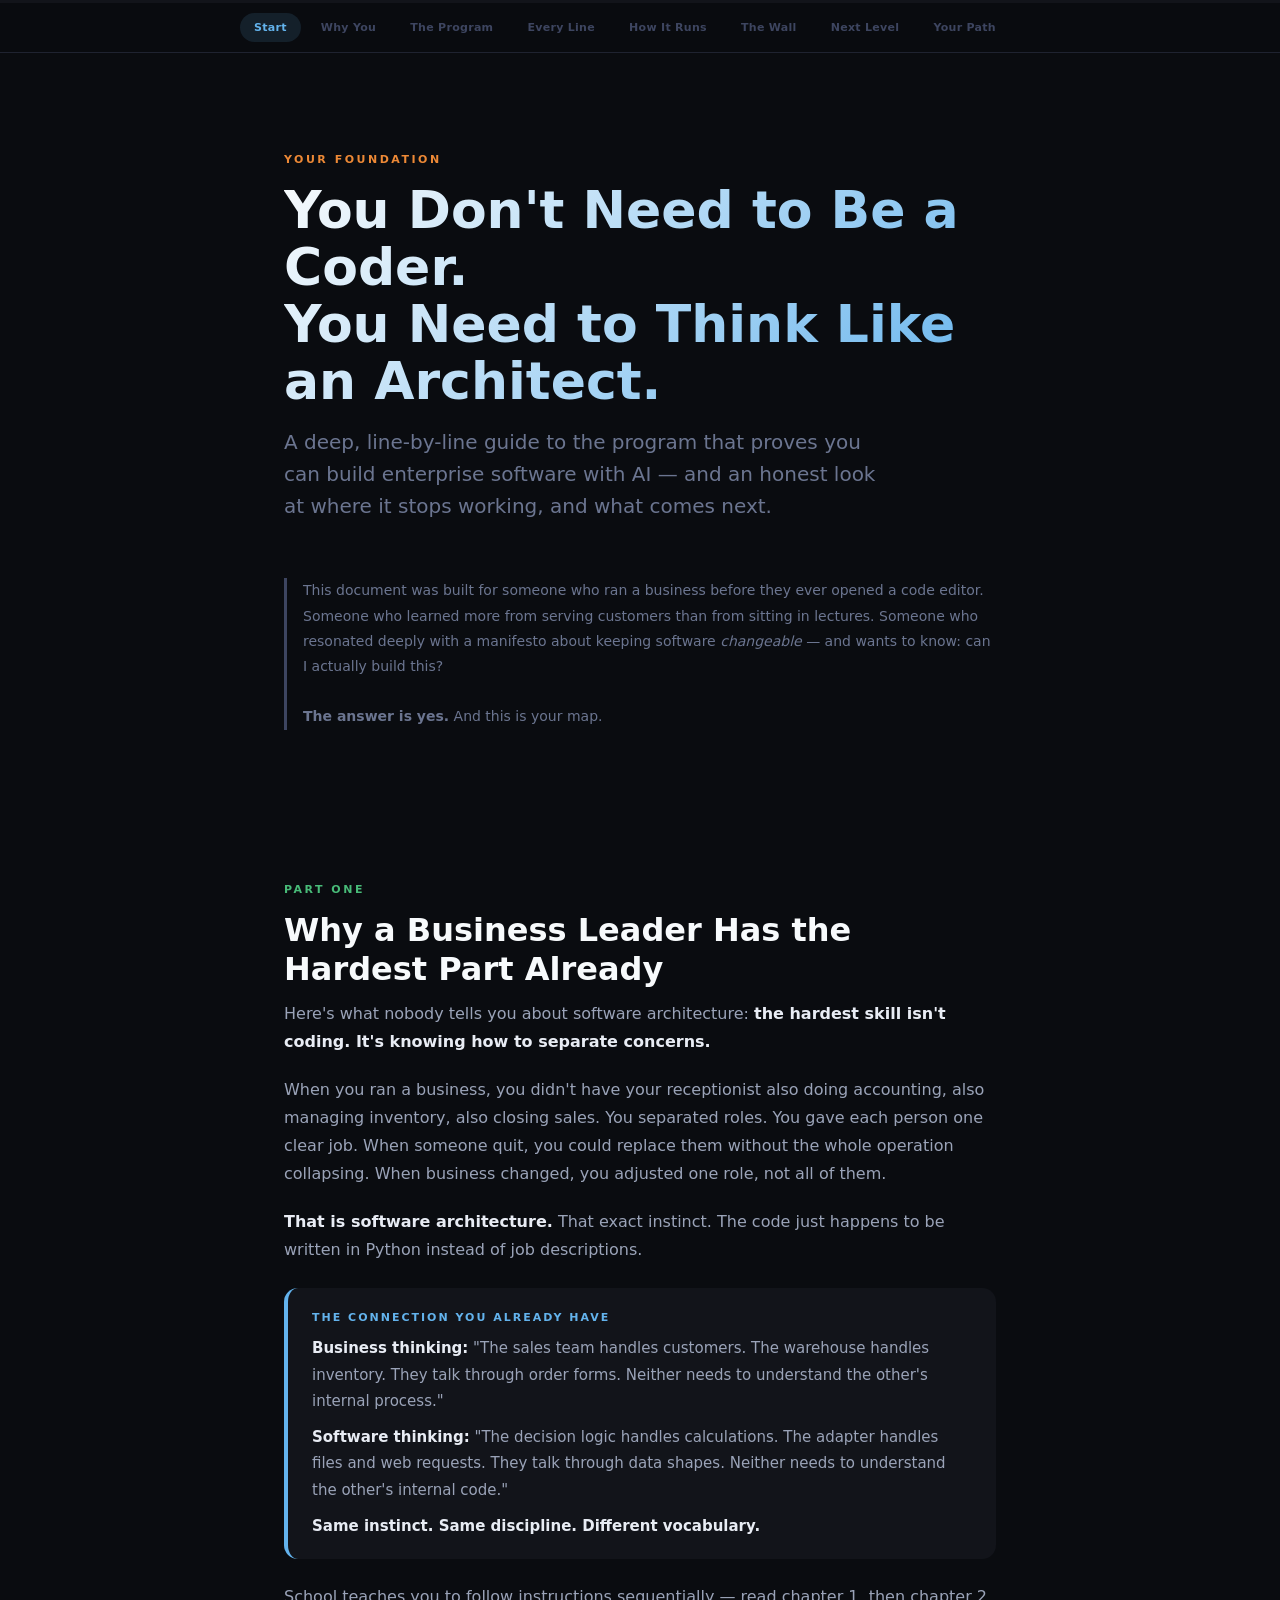
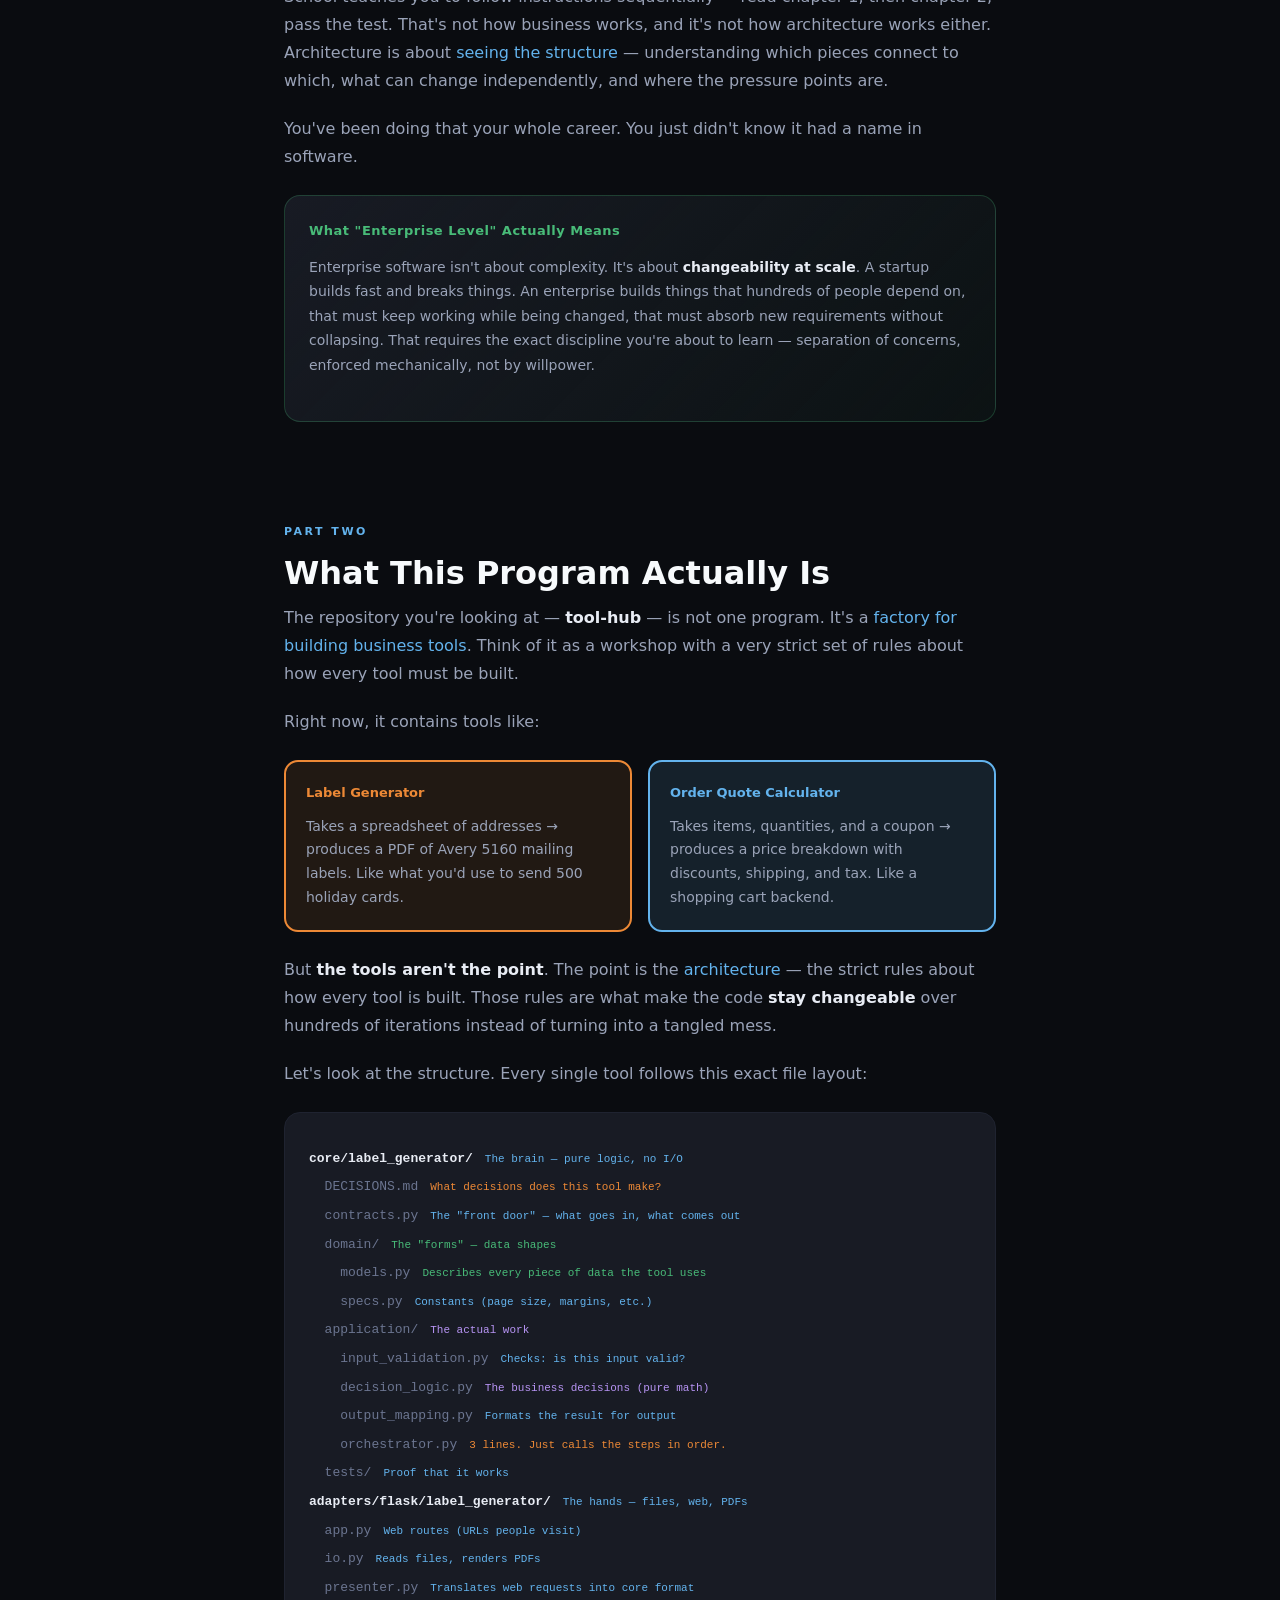
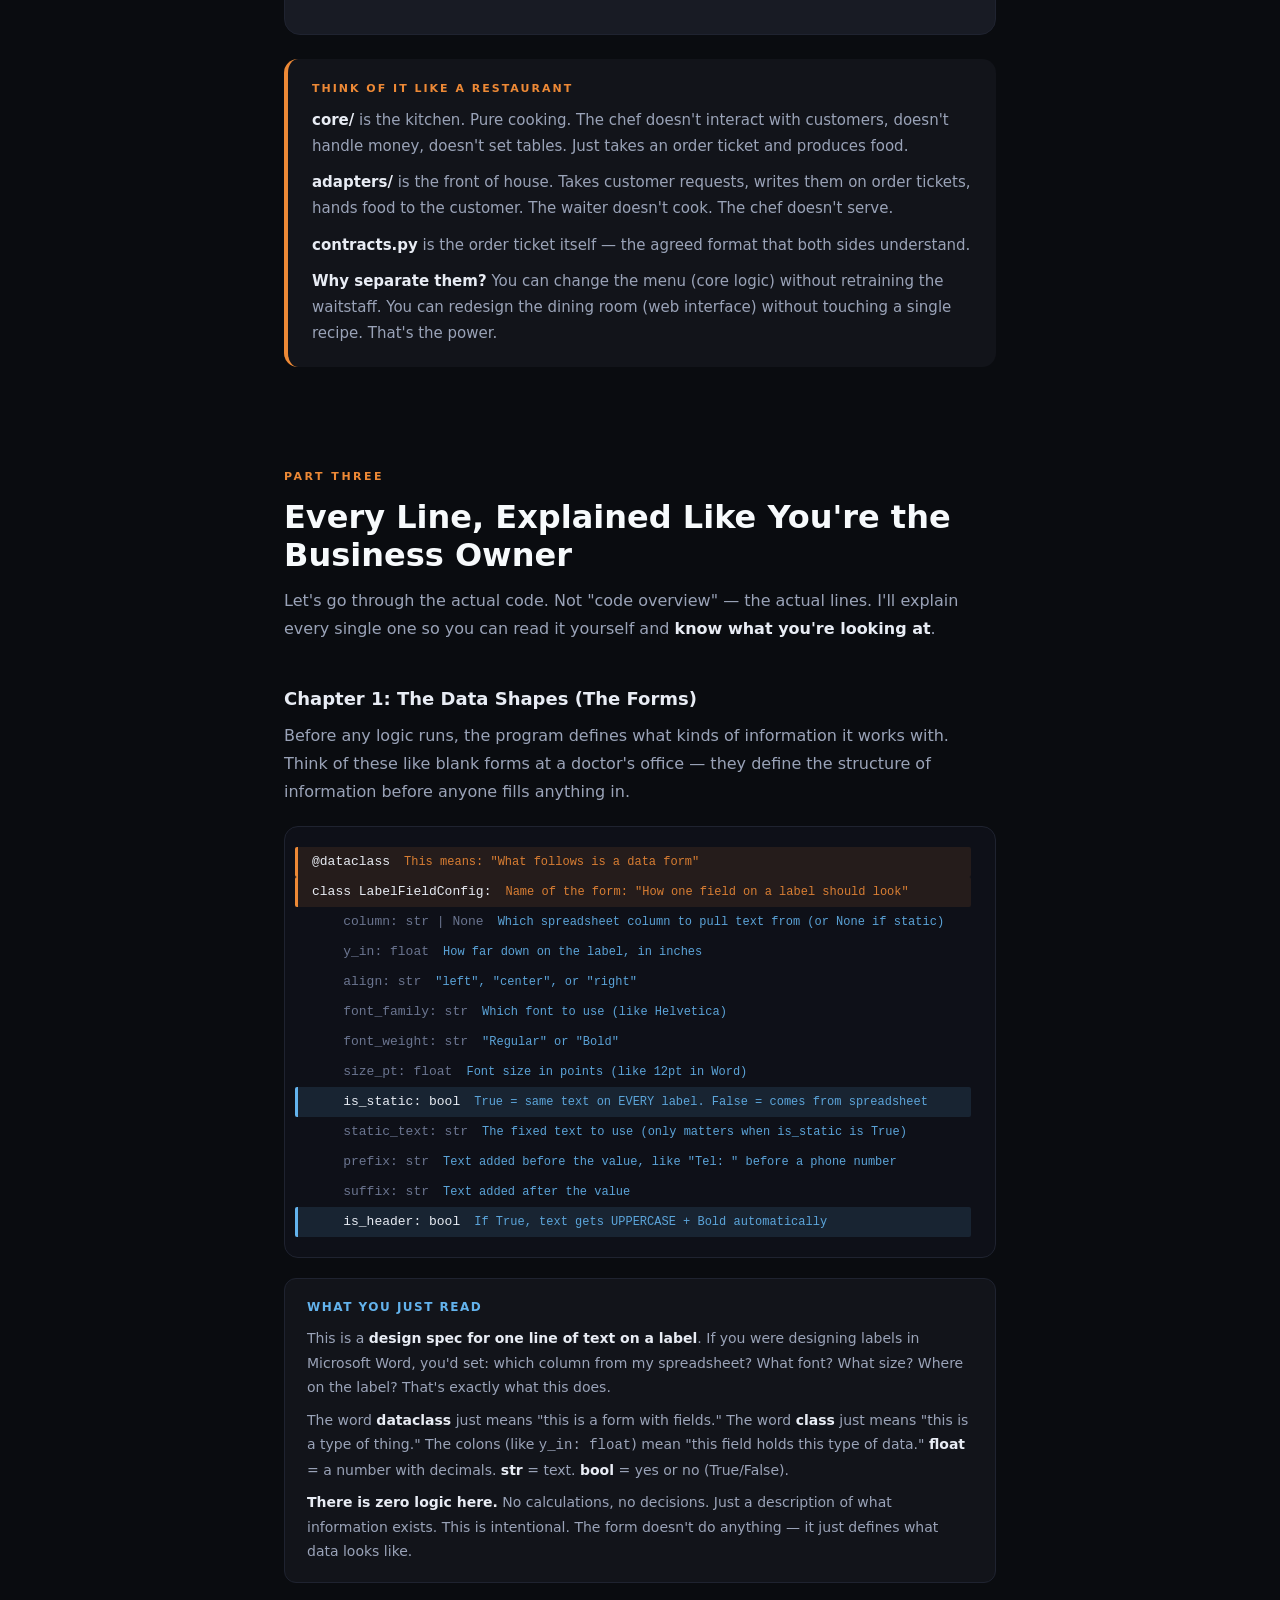
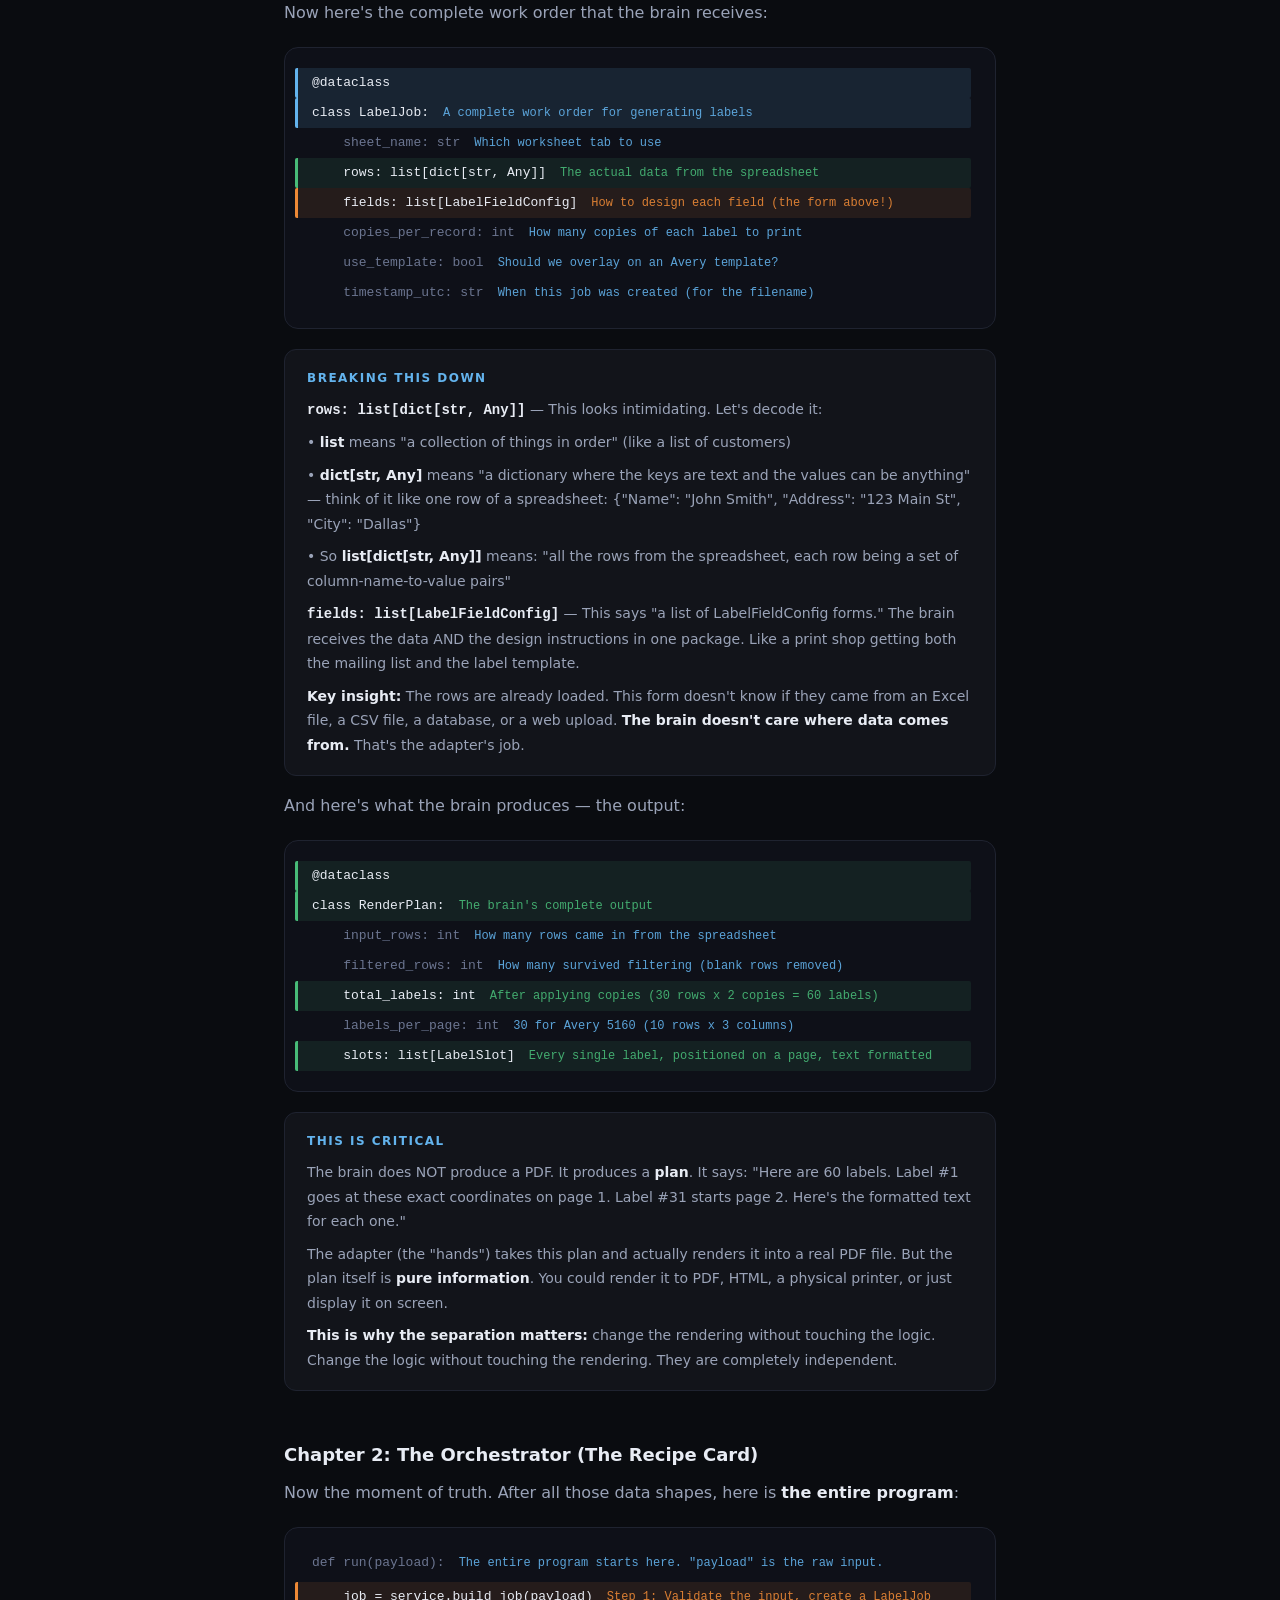
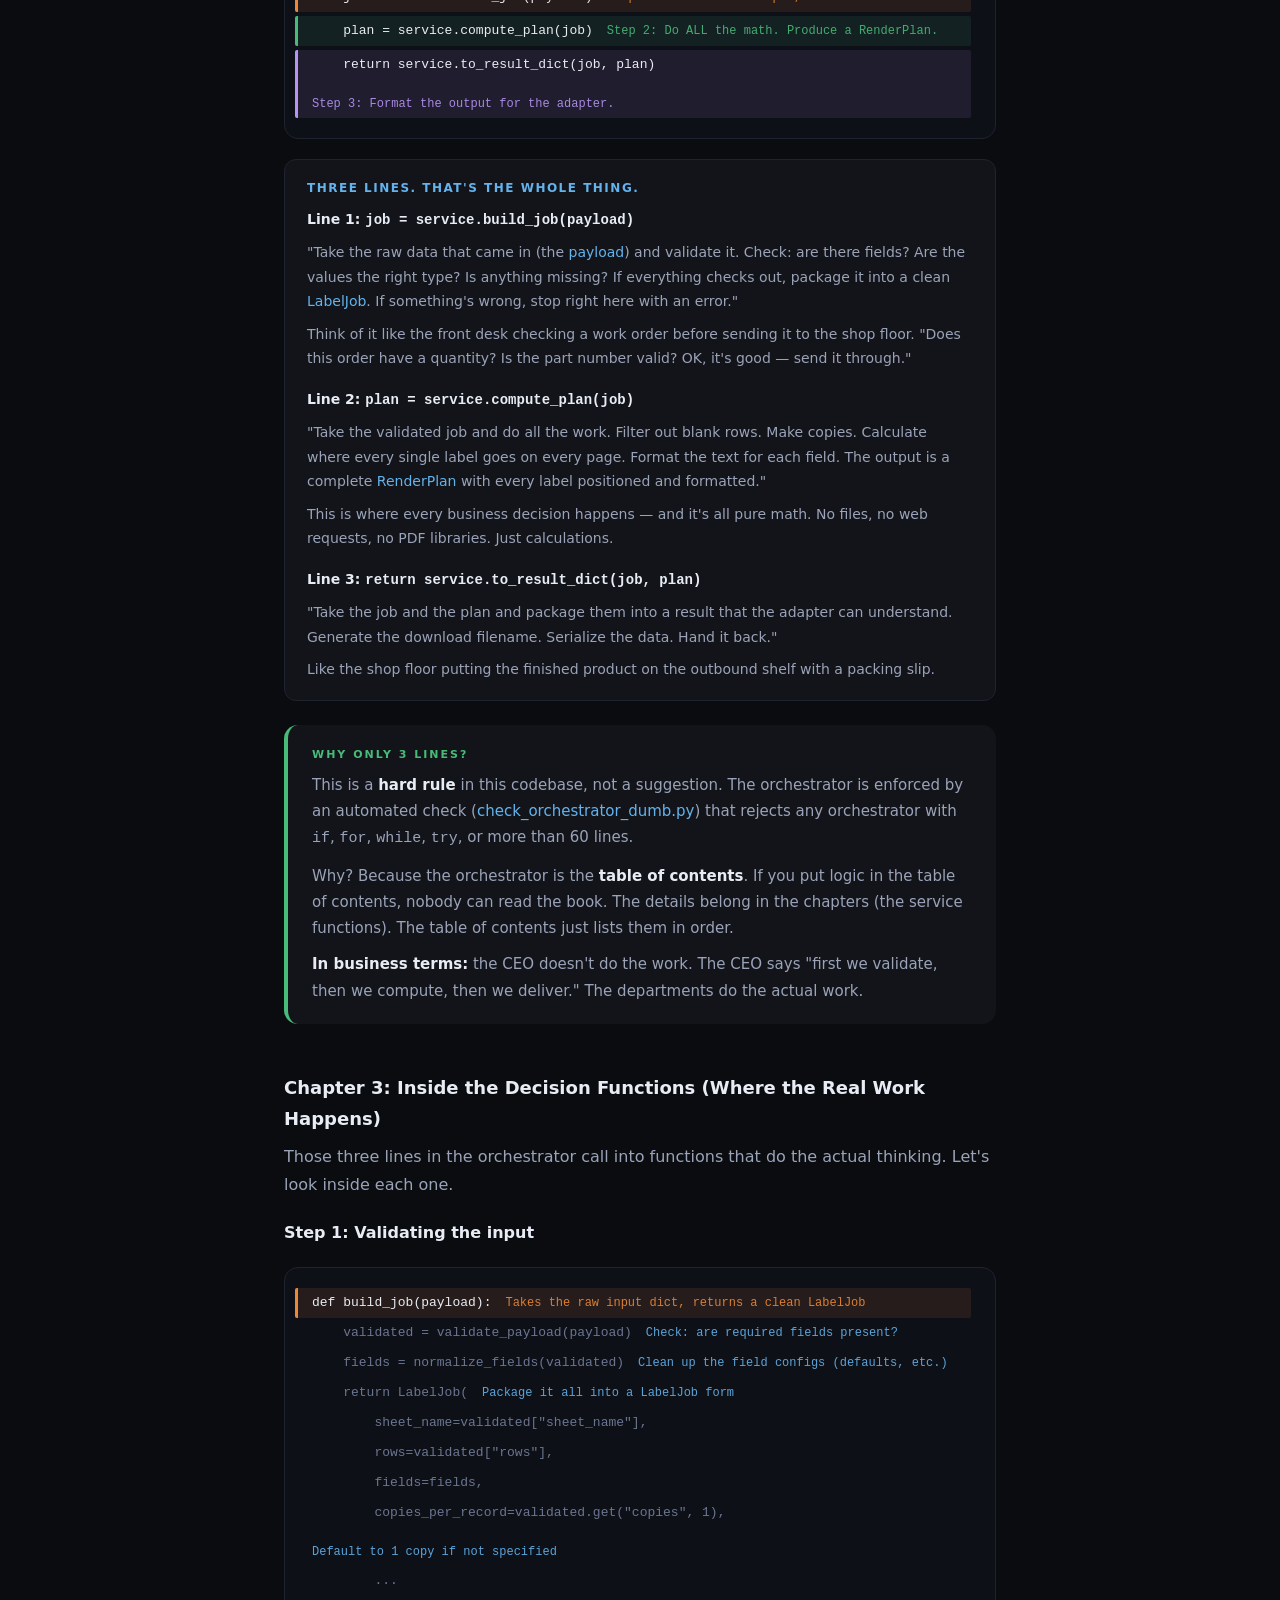
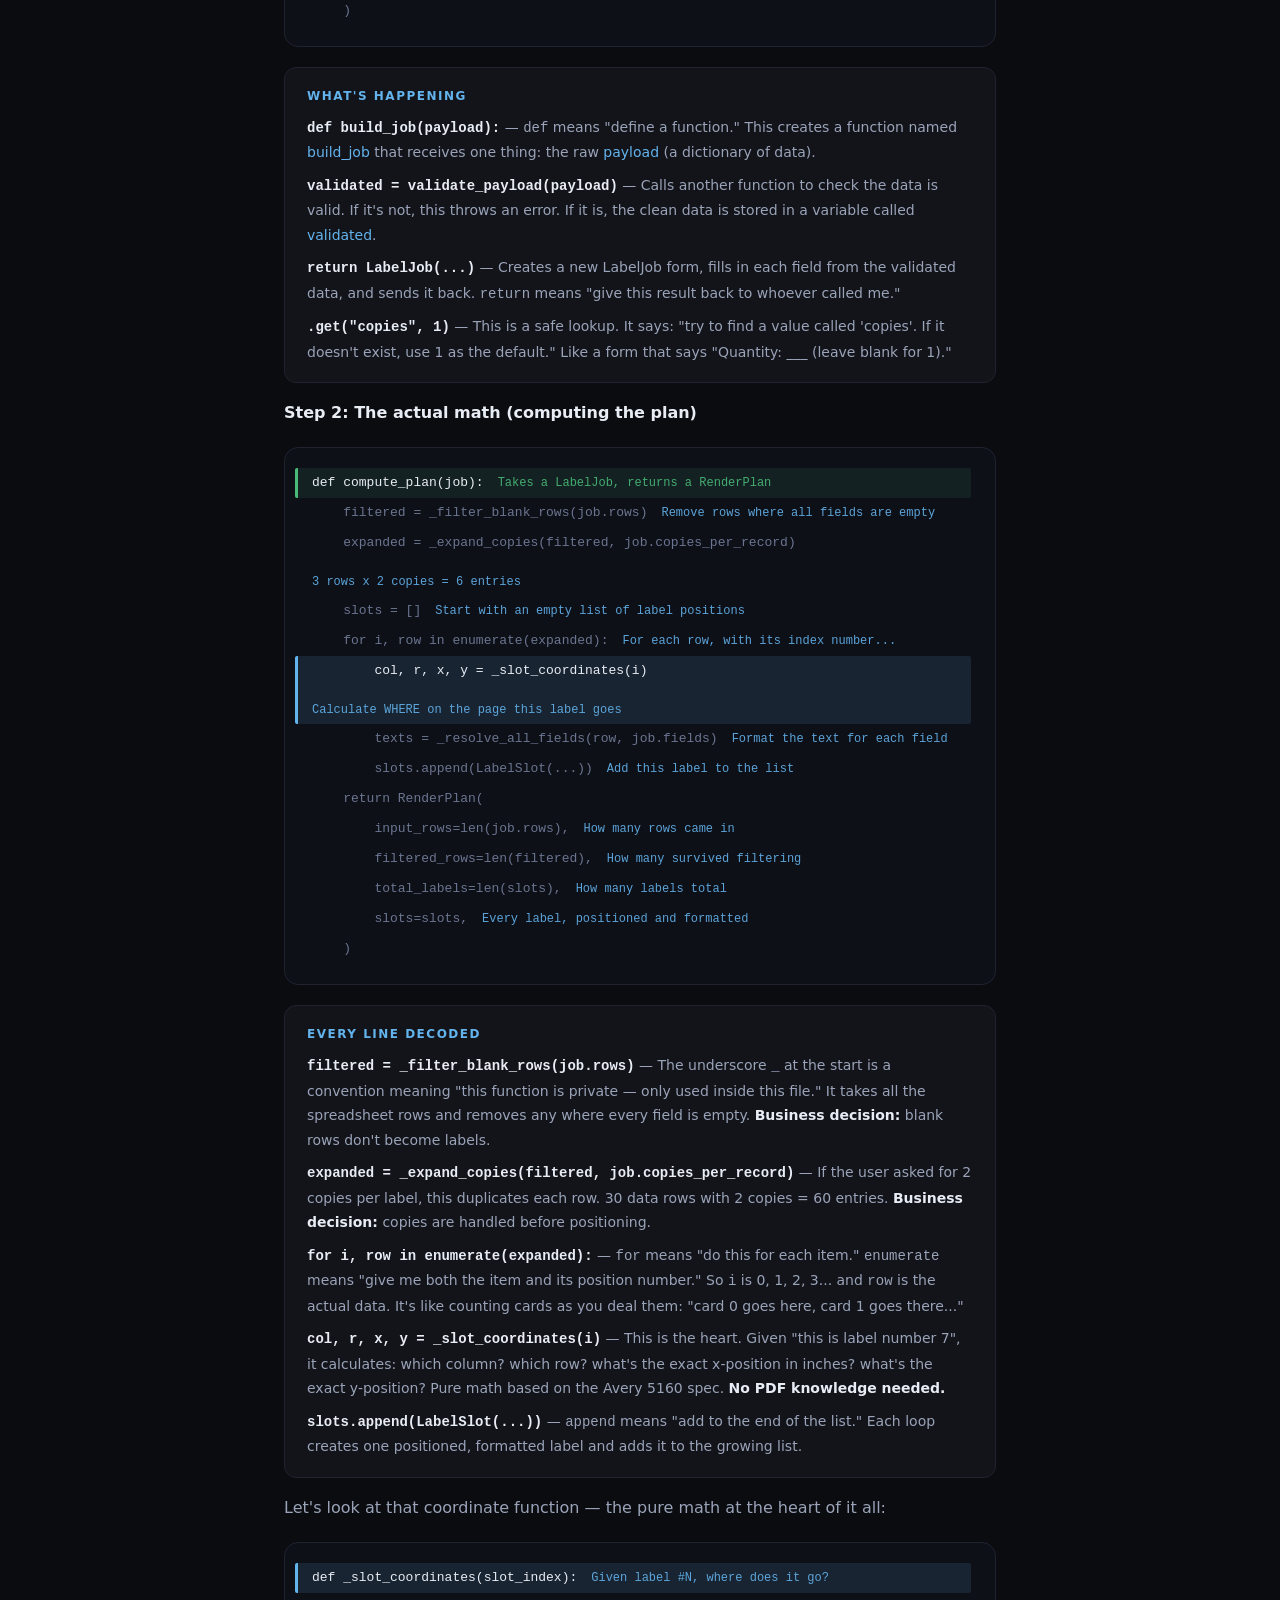
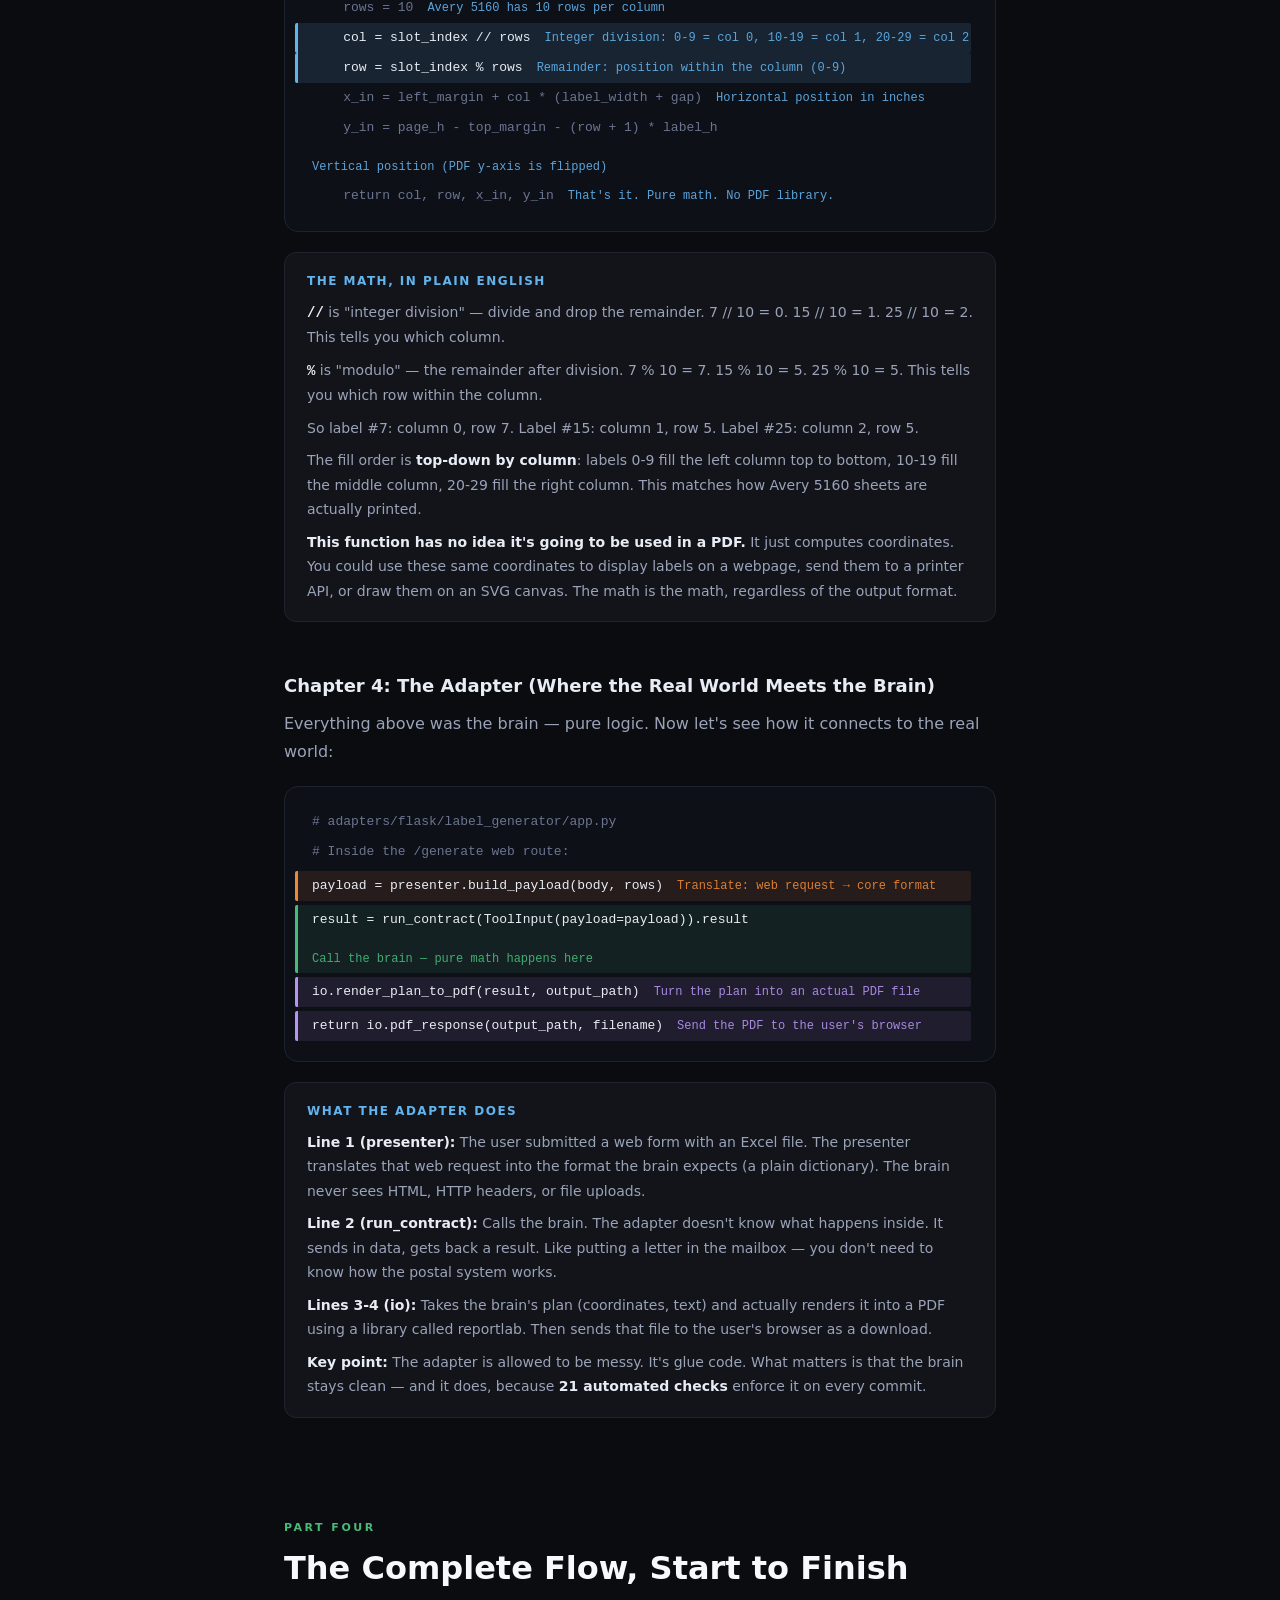
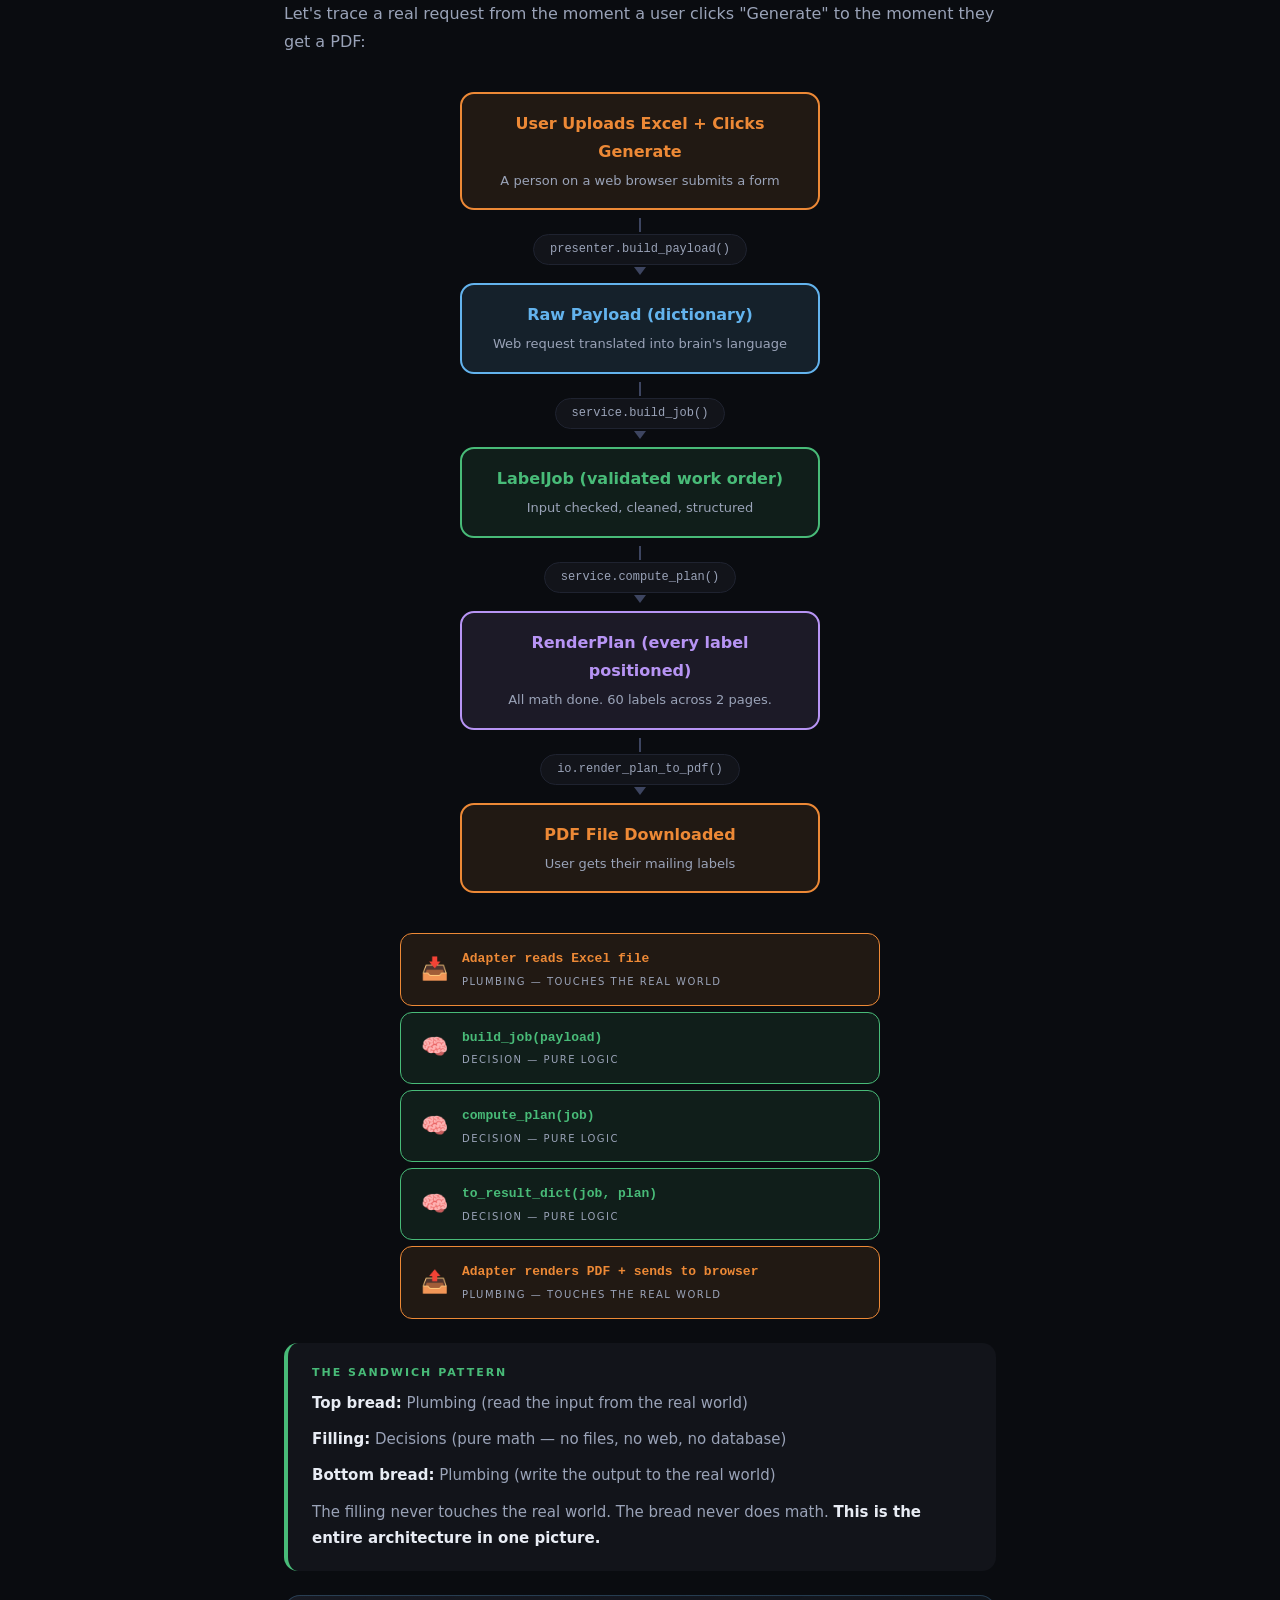
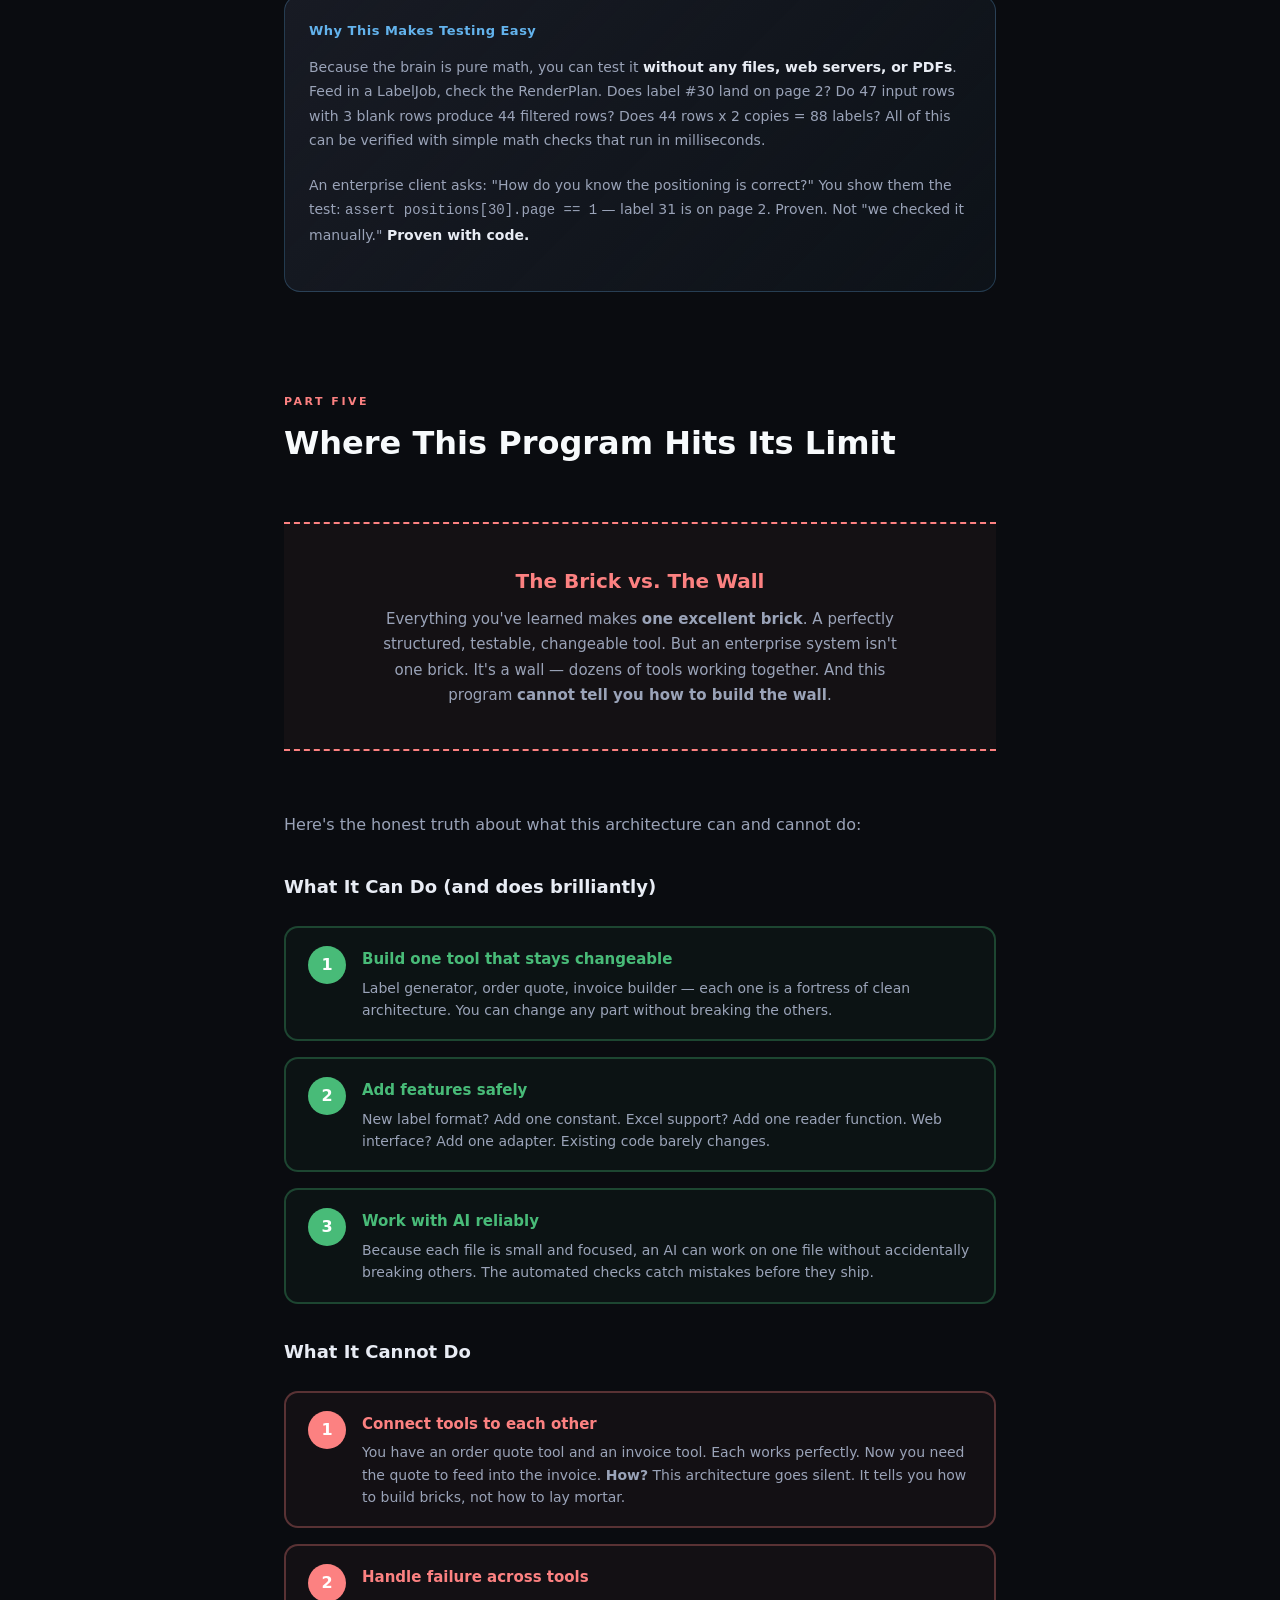
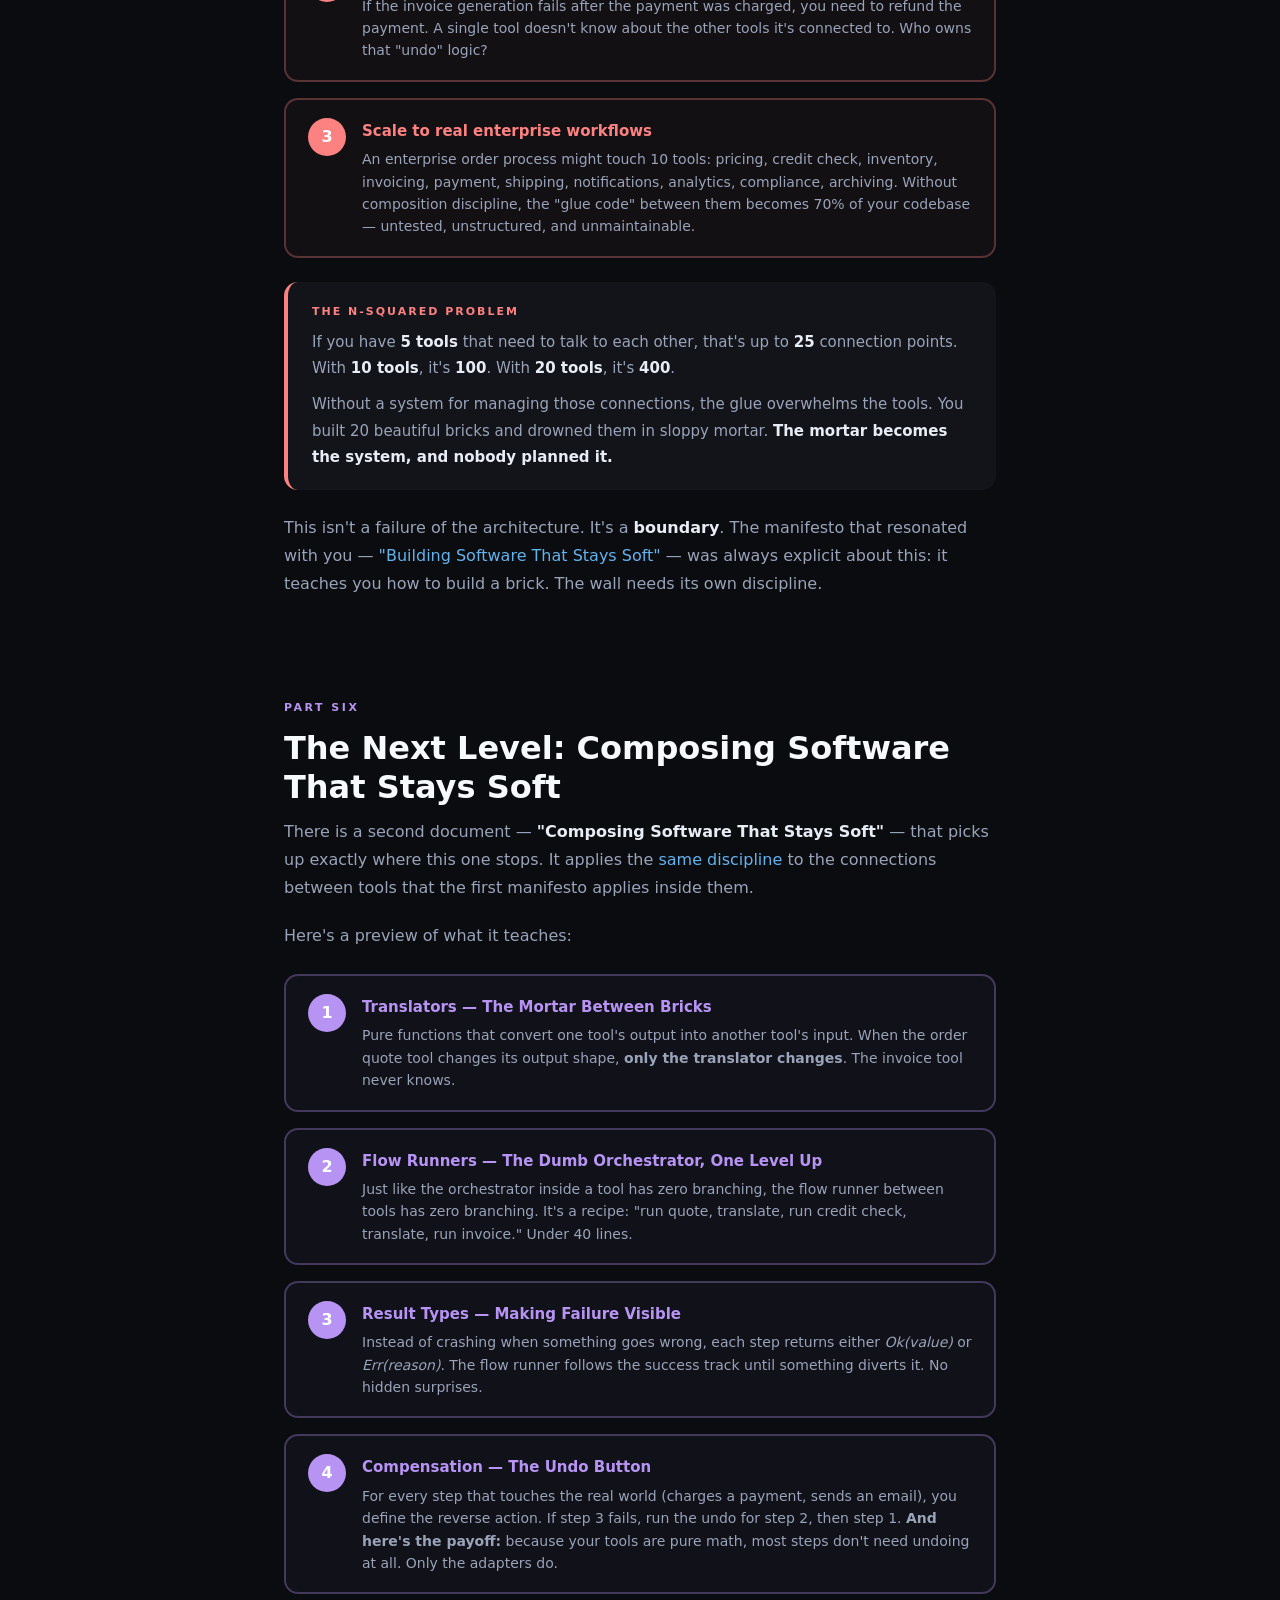
<file: docs/manifesto/soft-code-explantion-claudemade.html>
<!doctype html>
<html lang="en">
<head>
  <meta charset="utf-8">
  <meta name="viewport" content="width=device-width, initial-scale=1">
  <title>Your Foundation — From Business Leader to Software Architect</title>
  <style>
    :root {
      --bg: #0a0c10;
      --surface: #12141a;
      --panel: #181b24;
      --border: #1f2330;
      --text: #e8ecf4;
      --muted: #9aa3b8;
      --dim: #6b7590;
      --faint: #3d4560;
      --accent: #63b3ed;
      --orange: #ed8936;
      --green: #48bb78;
      --blue: #63b3ed;
      --purple: #b794f4;
      --red: #fc8181;
      --gold: #ecc94b;
      --code-bg: #0e1018;
      --glow-blue: rgba(99, 179, 237, 0.12);
      --glow-green: rgba(72, 187, 120, 0.10);
      --glow-orange: rgba(237, 137, 54, 0.10);
      --glow-purple: rgba(183, 148, 244, 0.10);
    }
    * { box-sizing: border-box; margin: 0; padding: 0; }
    html { scroll-behavior: smooth; }
    body {
      font-family: 'Inter', -apple-system, BlinkMacSystemFont, 'Segoe UI', system-ui, sans-serif;
      background: var(--bg);
      color: var(--text);
      line-height: 1.75;
      -webkit-font-smoothing: antialiased;
    }

    /* ── Progress bar ── */
    .reading-progress {
      position: fixed; top: 0; left: 0; right: 0; height: 3px;
      background: var(--surface); z-index: 100;
    }
    .reading-progress-fill {
      height: 100%; width: 0%;
      background: linear-gradient(90deg, var(--orange), var(--green), var(--blue), var(--purple));
      transition: width 0.15s ease;
    }

    /* ── Nav ── */
    .nav {
      position: fixed; top: 3px; left: 0; right: 0;
      background: rgba(10, 12, 16, 0.92); backdrop-filter: blur(12px);
      border-bottom: 1px solid var(--border); z-index: 99;
      padding: 0 20px;
    }
    .nav-inner {
      max-width: 800px; margin: 0 auto;
      display: flex; align-items: center; gap: 6px;
      overflow-x: auto; padding: 10px 0;
      scrollbar-width: none;
    }
    .nav-inner::-webkit-scrollbar { display: none; }
    .nav-pill {
      padding: 5px 14px; border-radius: 20px; font-size: 11px;
      font-weight: 600; color: var(--faint); cursor: pointer;
      transition: all 0.25s; border: none; background: transparent;
      white-space: nowrap; letter-spacing: 0.3px;
      text-decoration: none;
    }
    .nav-pill:hover { color: var(--muted); background: rgba(255,255,255,0.04); }
    .nav-pill.active { background: rgba(99, 179, 237, 0.12); color: var(--accent); }

    /* ── Main container ── */
    .container {
      max-width: 760px; margin: 0 auto;
      padding: 80px 24px 120px;
    }

    /* ── Sections ── */
    section {
      margin-bottom: 100px;
      scroll-margin-top: 64px;
    }
    .section-label {
      font-size: 11px; font-weight: 700; text-transform: uppercase;
      letter-spacing: 2.5px; margin-bottom: 12px;
    }
    .section-label.orange { color: var(--orange); }
    .section-label.green { color: var(--green); }
    .section-label.blue { color: var(--blue); }
    .section-label.purple { color: var(--purple); }
    .section-label.gold { color: var(--gold); }

    h1 {
      font-size: clamp(32px, 6vw, 52px); font-weight: 800;
      line-height: 1.1; margin-bottom: 16px;
      background: linear-gradient(135deg, #f7fafc 0%, var(--accent) 100%);
      -webkit-background-clip: text; -webkit-text-fill-color: transparent;
      background-clip: text;
    }
    h2 {
      font-size: clamp(22px, 4vw, 32px); font-weight: 800;
      line-height: 1.2; margin-bottom: 12px; color: #f7fafc;
    }
    h3 {
      font-size: 18px; font-weight: 700; margin-bottom: 8px;
      color: var(--text);
    }
    .subtitle {
      font-size: clamp(16px, 2.5vw, 20px); color: var(--dim);
      line-height: 1.6; margin-bottom: 32px; max-width: 600px;
    }

    p { margin-bottom: 20px; color: var(--muted); font-size: 16px; }
    p strong { color: var(--text); font-weight: 600; }
    p em { color: var(--accent); font-style: normal; }

    /* ── Hero ── */
    .hero {
      min-height: 80vh; display: flex; flex-direction: column;
      justify-content: center; margin-bottom: 80px;
      scroll-margin-top: 64px;
    }
    .hero-tagline {
      font-size: 14px; color: var(--dim); margin-top: 24px;
      border-left: 3px solid var(--faint); padding-left: 16px;
      line-height: 1.8;
    }

    /* ── Panels ── */
    .panel {
      background: var(--panel); border: 1px solid var(--border);
      border-radius: 16px; padding: 24px; margin: 24px 0;
    }
    .panel.glow-blue { border-color: rgba(99,179,237,0.25); background: linear-gradient(135deg, var(--panel), rgba(99,179,237,0.04)); }
    .panel.glow-green { border-color: rgba(72,187,120,0.25); background: linear-gradient(135deg, var(--panel), rgba(72,187,120,0.04)); }
    .panel.glow-orange { border-color: rgba(237,137,54,0.25); background: linear-gradient(135deg, var(--panel), rgba(237,137,54,0.04)); }
    .panel.glow-purple { border-color: rgba(183,148,244,0.25); background: linear-gradient(135deg, var(--panel), rgba(183,148,244,0.04)); }
    .panel.glow-gold { border-color: rgba(236,201,75,0.25); background: linear-gradient(135deg, var(--panel), rgba(236,201,75,0.04)); }

    .panel-title {
      font-size: 13px; font-weight: 700; margin-bottom: 12px;
      letter-spacing: 0.5px;
    }

    /* ── Analogy boxes ── */
    .analogy {
      border-radius: 14px; padding: 20px 24px; margin: 24px 0;
      border-left: 4px solid; background: var(--surface);
    }
    .analogy.blue { border-left-color: var(--blue); }
    .analogy.green { border-left-color: var(--green); }
    .analogy.orange { border-left-color: var(--orange); }
    .analogy.purple { border-left-color: var(--purple); }
    .analogy.gold { border-left-color: var(--gold); }
    .analogy-label {
      font-size: 11px; font-weight: 700; text-transform: uppercase;
      letter-spacing: 2px; margin-bottom: 8px;
    }
    .analogy-label.blue { color: var(--blue); }
    .analogy-label.green { color: var(--green); }
    .analogy-label.orange { color: var(--orange); }
    .analogy-label.purple { color: var(--purple); }
    .analogy-label.gold { color: var(--gold); }
    .analogy p { font-size: 15px; margin-bottom: 10px; }
    .analogy p:last-child { margin-bottom: 0; }

    /* ── Code blocks ── */
    .code-block {
      background: var(--code-bg); border: 1px solid var(--border);
      border-radius: 14px; padding: 20px 24px; margin: 20px 0;
      font-family: 'JetBrains Mono', 'SF Mono', 'Fira Code', ui-monospace, monospace;
      font-size: 13px; line-height: 2; overflow-x: auto;
      -webkit-overflow-scrolling: touch;
    }
    .code-line {
      display: flex; gap: 14px; align-items: baseline;
      padding: 2px 0; border-left: 3px solid transparent;
      padding-left: 14px; margin-left: -14px; border-radius: 2px;
      flex-wrap: wrap;
    }
    .code-line.hi { background: var(--glow-blue); border-left-color: var(--blue); }
    .code-line.hi-orange { background: var(--glow-orange); border-left-color: var(--orange); }
    .code-line.hi-green { background: var(--glow-green); border-left-color: var(--green); }
    .code-line.hi-purple { background: var(--glow-purple); border-left-color: var(--purple); }
    .code-text {
      color: var(--dim); white-space: pre;
      min-width: 0;
    }
    .code-line.hi .code-text,
    .code-line.hi-orange .code-text,
    .code-line.hi-green .code-text,
    .code-line.hi-purple .code-text { color: var(--text); }
    .code-note {
      color: var(--accent); font-size: 12px; opacity: 0.9;
      white-space: normal; min-width: 0;
    }
    .code-note.orange { color: var(--orange); }
    .code-note.green { color: var(--green); }
    .code-note.purple { color: var(--purple); }

    /* ── Explanation blocks ── */
    .explain {
      background: var(--surface); border-radius: 12px;
      padding: 18px 22px; margin: 16px 0;
      border: 1px solid var(--border);
    }
    .explain-title {
      font-size: 12px; font-weight: 700; text-transform: uppercase;
      letter-spacing: 1.5px; margin-bottom: 8px; color: var(--accent);
    }
    .explain p { font-size: 14px; margin-bottom: 8px; }
    .explain p:last-child { margin-bottom: 0; }

    /* ── Flow diagrams ── */
    .flow { display: flex; flex-direction: column; align-items: center; gap: 8px; padding: 16px 0; }
    .flow-box {
      border-radius: 14px; padding: 16px 28px; text-align: center;
      width: 100%; max-width: 360px; border: 2px solid;
    }
    .flow-box-name { font-weight: 800; font-size: 16px; }
    .flow-box-desc { font-size: 13px; color: var(--muted); margin-top: 4px; }
    .flow-arrow { display: flex; flex-direction: column; align-items: center; gap: 2px; }
    .flow-arrow-line { width: 2px; height: 14px; background: var(--faint); }
    .flow-arrow-label {
      background: var(--surface); padding: 4px 16px; border-radius: 20px;
      font-size: 12px; color: var(--muted);
      font-family: 'JetBrains Mono', monospace;
      border: 1px solid var(--border);
    }
    .flow-arrow-tip {
      width: 0; height: 0;
      border-left: 6px solid transparent; border-right: 6px solid transparent;
      border-top: 8px solid var(--faint);
    }

    /* ── Sandwich ── */
    .sandwich { display: flex; flex-direction: column; gap: 6px; max-width: 480px; margin: 24px auto; }
    .sandwich-layer {
      display: flex; align-items: center; gap: 14px;
      padding: 14px 20px; border-radius: 12px;
      border: 1.5px solid; font-size: 14px;
    }
    .sandwich-label {
      font-family: 'JetBrains Mono', monospace;
      font-weight: 600; font-size: 13px;
    }
    .sandwich-type {
      font-size: 10px; text-transform: uppercase;
      letter-spacing: 1.5px; margin-top: 2px; color: var(--muted);
    }
    .sandwich-icon { font-size: 22px; flex-shrink: 0; }

    /* ── File tree ── */
    .file-tree {
      font-family: 'JetBrains Mono', monospace; font-size: 13px;
      line-height: 2.2; padding: 8px 0;
    }
    .file-tree-line { display: flex; gap: 12px; align-items: baseline; }
    .file-tree-path { color: var(--dim); }
    .file-tree-path.active { color: var(--text); font-weight: 600; }
    .file-tree-note { color: var(--accent); font-size: 11px; }
    .file-tree-note.orange { color: var(--orange); }
    .file-tree-note.green { color: var(--green); }
    .file-tree-note.purple { color: var(--purple); }

    /* ── Steps / numbered items ── */
    .step-grid {
      display: flex; flex-direction: column; gap: 16px; margin: 24px 0;
    }
    .step-item {
      display: flex; gap: 16px; align-items: flex-start;
      padding: 18px 22px; border-radius: 14px;
      border: 2px solid; transition: transform 0.2s;
    }
    .step-item:hover { transform: translateY(-1px); }
    .step-num {
      width: 38px; height: 38px; border-radius: 50%;
      display: flex; align-items: center; justify-content: center;
      font-weight: 800; font-size: 16px; color: white; flex-shrink: 0;
    }
    .step-content { flex: 1; min-width: 0; }
    .step-title { font-weight: 800; font-size: 15px; margin-bottom: 4px; }
    .step-desc { font-size: 14px; color: var(--muted); line-height: 1.6; }

    /* ── Comparison table ── */
    .compare {
      display: grid; grid-template-columns: 1fr 1fr; gap: 16px;
      margin: 24px 0;
    }
    .compare-box {
      border-radius: 14px; padding: 20px; border: 2px solid;
    }
    .compare-title { font-size: 13px; font-weight: 700; margin-bottom: 10px; }
    .compare-body { font-size: 14px; color: var(--muted); line-height: 1.7; }
    @media (max-width: 580px) {
      .compare { grid-template-columns: 1fr; }
    }

    /* ── Callout ── */
    .callout {
      border-radius: 14px; padding: 20px 24px; margin: 24px 0;
      border: 2px solid; position: relative;
    }
    .callout-icon {
      position: absolute; top: -14px; left: 20px;
      background: var(--bg); padding: 2px 8px; font-size: 20px;
    }
    .callout-title { font-weight: 700; font-size: 14px; margin-bottom: 8px; }
    .callout-body { font-size: 14px; color: var(--muted); line-height: 1.7; }

    /* ── Dividers ── */
    .divider {
      height: 1px; background: var(--border); margin: 60px 0;
    }
    .divider-text {
      text-align: center; padding: 40px 0;
      font-size: 12px; color: var(--faint); letter-spacing: 4px;
      text-transform: uppercase; font-weight: 700;
    }

    /* ── Limit line ── */
    .limit-line {
      margin: 60px 0; padding: 40px 0; text-align: center;
      border-top: 2px dashed var(--red);
      border-bottom: 2px dashed var(--red);
      background: rgba(252, 129, 129, 0.04);
      border-radius: 0;
    }
    .limit-line-title {
      font-size: 20px; font-weight: 800; color: var(--red);
      margin-bottom: 8px;
    }
    .limit-line-desc {
      font-size: 15px; color: var(--muted); max-width: 520px;
      margin: 0 auto; line-height: 1.7;
    }

    /* ── Next level teaser ── */
    .next-level {
      background: linear-gradient(135deg, rgba(183,148,244,0.08), rgba(99,179,237,0.08));
      border: 2px solid rgba(183,148,244,0.2);
      border-radius: 20px; padding: 40px 32px; margin: 40px 0;
      text-align: center;
    }
    .next-level h3 { font-size: 24px; color: var(--purple); margin-bottom: 12px; }
    .next-level p { max-width: 560px; margin: 0 auto 16px; }

    /* ── Footer ── */
    footer {
      text-align: center; padding: 60px 24px;
      font-size: 13px; color: var(--faint); line-height: 1.8;
    }
    footer strong { color: var(--dim); }

    /* ── Responsive ── */
    @media (max-width: 480px) {
      .container { padding: 70px 16px 80px; }
      section { margin-bottom: 72px; }
      .panel { padding: 18px; }
      .code-block { padding: 14px 16px; font-size: 12px; }
      .analogy { padding: 16px 18px; }
      .step-item { padding: 14px 16px; flex-direction: column; gap: 10px; }
      .step-num { width: 32px; height: 32px; font-size: 14px; }
      .flow-box { padding: 14px 20px; }
      .sandwich-layer { padding: 10px 14px; }
    }
  </style>
</head>
<body>

<!-- Reading progress -->
<div class="reading-progress"><div class="reading-progress-fill" id="progressFill"></div></div>

<!-- Navigation -->
<nav class="nav">
  <div class="nav-inner">
    <a class="nav-pill" href="#start">Start</a>
    <a class="nav-pill" href="#why-you">Why You</a>
    <a class="nav-pill" href="#the-program">The Program</a>
    <a class="nav-pill" href="#every-line">Every Line</a>
    <a class="nav-pill" href="#how-it-runs">How It Runs</a>
    <a class="nav-pill" href="#the-wall">The Wall</a>
    <a class="nav-pill" href="#next-level">Next Level</a>
    <a class="nav-pill" href="#your-path">Your Path</a>
  </div>
</nav>

<div class="container">

<!-- ================================================================ -->
<!-- HERO -->
<!-- ================================================================ -->
<section class="hero" id="start">
  <div class="section-label orange">Your Foundation</div>
  <h1>You Don't Need to Be a Coder.<br>You Need to Think Like an Architect.</h1>
  <div class="subtitle">
    A deep, line-by-line guide to the program that proves you can build enterprise software with AI &mdash; and an honest look at where it stops working, and what comes next.
  </div>
  <div class="hero-tagline">
    This document was built for someone who ran a business before they ever opened a code editor. Someone who learned more from serving customers than from sitting in lectures. Someone who resonated deeply with a manifesto about keeping software <em>changeable</em> &mdash; and wants to know: can I actually build this?<br><br>
    <strong>The answer is yes.</strong> And this is your map.
  </div>
</section>

<!-- ================================================================ -->
<!-- PART 1: WHY YOU -->
<!-- ================================================================ -->
<section id="why-you">
  <div class="section-label green">Part One</div>
  <h2>Why a Business Leader Has the Hardest Part Already</h2>

  <p>Here's what nobody tells you about software architecture: <strong>the hardest skill isn't coding. It's knowing how to separate concerns.</strong></p>

  <p>When you ran a business, you didn't have your receptionist also doing accounting, also managing inventory, also closing sales. You separated roles. You gave each person one clear job. When someone quit, you could replace them without the whole operation collapsing. When business changed, you adjusted one role, not all of them.</p>

  <p><strong>That is software architecture.</strong> That exact instinct. The code just happens to be written in Python instead of job descriptions.</p>

  <div class="analogy blue">
    <div class="analogy-label blue">The Connection You Already Have</div>
    <p><strong>Business thinking:</strong> "The sales team handles customers. The warehouse handles inventory. They talk through order forms. Neither needs to understand the other's internal process."</p>
    <p><strong>Software thinking:</strong> "The decision logic handles calculations. The adapter handles files and web requests. They talk through data shapes. Neither needs to understand the other's internal code."</p>
    <p><strong>Same instinct. Same discipline. Different vocabulary.</strong></p>
  </div>

  <p>School teaches you to follow instructions sequentially &mdash; read chapter 1, then chapter 2, pass the test. That's not how business works, and it's not how architecture works either. Architecture is about <em>seeing the structure</em> &mdash; understanding which pieces connect to which, what can change independently, and where the pressure points are.</p>

  <p>You've been doing that your whole career. You just didn't know it had a name in software.</p>

  <div class="panel glow-green">
    <div class="panel-title" style="color:var(--green)">What "Enterprise Level" Actually Means</div>
    <p style="font-size:14px">Enterprise software isn't about complexity. It's about <strong>changeability at scale</strong>. A startup builds fast and breaks things. An enterprise builds things that hundreds of people depend on, that must keep working while being changed, that must absorb new requirements without collapsing. That requires the exact discipline you're about to learn &mdash; separation of concerns, enforced mechanically, not by willpower.</p>
  </div>
</section>

<!-- ================================================================ -->
<!-- PART 2: THE PROGRAM -->
<!-- ================================================================ -->
<section id="the-program">
  <div class="section-label blue">Part Two</div>
  <h2>What This Program Actually Is</h2>

  <p>The repository you're looking at &mdash; <strong>tool-hub</strong> &mdash; is not one program. It's a <em>factory for building business tools</em>. Think of it as a workshop with a very strict set of rules about how every tool must be built.</p>

  <p>Right now, it contains tools like:</p>

  <div class="compare">
    <div class="compare-box" style="border-color:var(--orange);background:var(--glow-orange)">
      <div class="compare-title" style="color:var(--orange)">Label Generator</div>
      <div class="compare-body">Takes a spreadsheet of addresses &rarr; produces a PDF of Avery 5160 mailing labels. Like what you'd use to send 500 holiday cards.</div>
    </div>
    <div class="compare-box" style="border-color:var(--blue);background:var(--glow-blue)">
      <div class="compare-title" style="color:var(--blue)">Order Quote Calculator</div>
      <div class="compare-body">Takes items, quantities, and a coupon &rarr; produces a price breakdown with discounts, shipping, and tax. Like a shopping cart backend.</div>
    </div>
  </div>

  <p>But <strong>the tools aren't the point</strong>. The point is the <em>architecture</em> &mdash; the strict rules about how every tool is built. Those rules are what make the code <strong>stay changeable</strong> over hundreds of iterations instead of turning into a tangled mess.</p>

  <p>Let's look at the structure. Every single tool follows this exact file layout:</p>

  <div class="panel">
    <div class="file-tree">
      <div class="file-tree-line"><span class="file-tree-path active">core/label_generator/</span><span class="file-tree-note">The brain &mdash; pure logic, no I/O</span></div>
      <div class="file-tree-line"><span class="file-tree-path">&nbsp;&nbsp;DECISIONS.md</span><span class="file-tree-note orange">What decisions does this tool make?</span></div>
      <div class="file-tree-line"><span class="file-tree-path">&nbsp;&nbsp;contracts.py</span><span class="file-tree-note">The "front door" &mdash; what goes in, what comes out</span></div>
      <div class="file-tree-line"><span class="file-tree-path">&nbsp;&nbsp;domain/</span><span class="file-tree-note green">The "forms" &mdash; data shapes</span></div>
      <div class="file-tree-line"><span class="file-tree-path">&nbsp;&nbsp;&nbsp;&nbsp;models.py</span><span class="file-tree-note green">Describes every piece of data the tool uses</span></div>
      <div class="file-tree-line"><span class="file-tree-path">&nbsp;&nbsp;&nbsp;&nbsp;specs.py</span><span class="file-tree-note">Constants (page size, margins, etc.)</span></div>
      <div class="file-tree-line"><span class="file-tree-path">&nbsp;&nbsp;application/</span><span class="file-tree-note purple">The actual work</span></div>
      <div class="file-tree-line"><span class="file-tree-path">&nbsp;&nbsp;&nbsp;&nbsp;input_validation.py</span><span class="file-tree-note">Checks: is this input valid?</span></div>
      <div class="file-tree-line"><span class="file-tree-path">&nbsp;&nbsp;&nbsp;&nbsp;decision_logic.py</span><span class="file-tree-note purple">The business decisions (pure math)</span></div>
      <div class="file-tree-line"><span class="file-tree-path">&nbsp;&nbsp;&nbsp;&nbsp;output_mapping.py</span><span class="file-tree-note">Formats the result for output</span></div>
      <div class="file-tree-line"><span class="file-tree-path">&nbsp;&nbsp;&nbsp;&nbsp;orchestrator.py</span><span class="file-tree-note orange">3 lines. Just calls the steps in order.</span></div>
      <div class="file-tree-line"><span class="file-tree-path">&nbsp;&nbsp;tests/</span><span class="file-tree-note">Proof that it works</span></div>
      <div class="file-tree-line"><span class="file-tree-path active">adapters/flask/label_generator/</span><span class="file-tree-note">The hands &mdash; files, web, PDFs</span></div>
      <div class="file-tree-line"><span class="file-tree-path">&nbsp;&nbsp;app.py</span><span class="file-tree-note">Web routes (URLs people visit)</span></div>
      <div class="file-tree-line"><span class="file-tree-path">&nbsp;&nbsp;io.py</span><span class="file-tree-note">Reads files, renders PDFs</span></div>
      <div class="file-tree-line"><span class="file-tree-path">&nbsp;&nbsp;presenter.py</span><span class="file-tree-note">Translates web requests into core format</span></div>
    </div>
  </div>

  <div class="analogy orange">
    <div class="analogy-label orange">Think of it like a restaurant</div>
    <p><strong>core/</strong> is the kitchen. Pure cooking. The chef doesn't interact with customers, doesn't handle money, doesn't set tables. Just takes an order ticket and produces food.</p>
    <p><strong>adapters/</strong> is the front of house. Takes customer requests, writes them on order tickets, hands food to the customer. The waiter doesn't cook. The chef doesn't serve.</p>
    <p><strong>contracts.py</strong> is the order ticket itself &mdash; the agreed format that both sides understand.</p>
    <p><strong>Why separate them?</strong> You can change the menu (core logic) without retraining the waitstaff. You can redesign the dining room (web interface) without touching a single recipe. That's the power.</p>
  </div>
</section>

<!-- ================================================================ -->
<!-- PART 3: EVERY LINE EXPLAINED -->
<!-- ================================================================ -->
<section id="every-line">
  <div class="section-label orange">Part Three</div>
  <h2>Every Line, Explained Like You're the Business Owner</h2>

  <p>Let's go through the actual code. Not "code overview" &mdash; the actual lines. I'll explain every single one so you can read it yourself and <strong>know what you're looking at</strong>.</p>

  <!-- ── DATA SHAPES ── -->
  <h3 style="margin-top:40px">Chapter 1: The Data Shapes (The Forms)</h3>

  <p>Before any logic runs, the program defines what kinds of information it works with. Think of these like blank forms at a doctor's office &mdash; they define the structure of information before anyone fills anything in.</p>

  <div class="code-block">
    <div class="code-line hi-orange"><span class="code-text">@dataclass</span><span class="code-note orange">This means: "What follows is a data form"</span></div>
    <div class="code-line hi-orange"><span class="code-text">class LabelFieldConfig:</span><span class="code-note orange">Name of the form: "How one field on a label should look"</span></div>
    <div class="code-line"><span class="code-text">    column: str | None</span><span class="code-note">Which spreadsheet column to pull text from (or None if static)</span></div>
    <div class="code-line"><span class="code-text">    y_in: float</span><span class="code-note">How far down on the label, in inches</span></div>
    <div class="code-line"><span class="code-text">    align: str</span><span class="code-note">"left", "center", or "right"</span></div>
    <div class="code-line"><span class="code-text">    font_family: str</span><span class="code-note">Which font to use (like Helvetica)</span></div>
    <div class="code-line"><span class="code-text">    font_weight: str</span><span class="code-note">"Regular" or "Bold"</span></div>
    <div class="code-line"><span class="code-text">    size_pt: float</span><span class="code-note">Font size in points (like 12pt in Word)</span></div>
    <div class="code-line hi"><span class="code-text">    is_static: bool</span><span class="code-note">True = same text on EVERY label. False = comes from spreadsheet</span></div>
    <div class="code-line"><span class="code-text">    static_text: str</span><span class="code-note">The fixed text to use (only matters when is_static is True)</span></div>
    <div class="code-line"><span class="code-text">    prefix: str</span><span class="code-note">Text added before the value, like "Tel: " before a phone number</span></div>
    <div class="code-line"><span class="code-text">    suffix: str</span><span class="code-note">Text added after the value</span></div>
    <div class="code-line hi"><span class="code-text">    is_header: bool</span><span class="code-note">If True, text gets UPPERCASE + Bold automatically</span></div>
  </div>

  <div class="explain">
    <div class="explain-title">What you just read</div>
    <p>This is a <strong>design spec for one line of text on a label</strong>. If you were designing labels in Microsoft Word, you'd set: which column from my spreadsheet? What font? What size? Where on the label? That's exactly what this does.</p>
    <p>The word <strong>dataclass</strong> just means "this is a form with fields." The word <strong>class</strong> just means "this is a type of thing." The colons (like <code>y_in: float</code>) mean "this field holds this type of data." <strong>float</strong> = a number with decimals. <strong>str</strong> = text. <strong>bool</strong> = yes or no (True/False).</p>
    <p><strong>There is zero logic here.</strong> No calculations, no decisions. Just a description of what information exists. This is intentional. The form doesn't do anything &mdash; it just defines what data looks like.</p>
  </div>

  <p>Now here's the complete work order that the brain receives:</p>

  <div class="code-block">
    <div class="code-line hi"><span class="code-text">@dataclass</span><span class="code-note"></span></div>
    <div class="code-line hi"><span class="code-text">class LabelJob:</span><span class="code-note">A complete work order for generating labels</span></div>
    <div class="code-line"><span class="code-text">    sheet_name: str</span><span class="code-note">Which worksheet tab to use</span></div>
    <div class="code-line hi-green"><span class="code-text">    rows: list[dict[str, Any]]</span><span class="code-note green">The actual data from the spreadsheet</span></div>
    <div class="code-line hi-orange"><span class="code-text">    fields: list[LabelFieldConfig]</span><span class="code-note orange">How to design each field (the form above!)</span></div>
    <div class="code-line"><span class="code-text">    copies_per_record: int</span><span class="code-note">How many copies of each label to print</span></div>
    <div class="code-line"><span class="code-text">    use_template: bool</span><span class="code-note">Should we overlay on an Avery template?</span></div>
    <div class="code-line"><span class="code-text">    timestamp_utc: str</span><span class="code-note">When this job was created (for the filename)</span></div>
  </div>

  <div class="explain">
    <div class="explain-title">Breaking this down</div>
    <p><strong><code>rows: list[dict[str, Any]]</code></strong> &mdash; This looks intimidating. Let's decode it:</p>
    <p>&bull; <strong>list</strong> means "a collection of things in order" (like a list of customers)</p>
    <p>&bull; <strong>dict[str, Any]</strong> means "a dictionary where the keys are text and the values can be anything" &mdash; think of it like one row of a spreadsheet: {"Name": "John Smith", "Address": "123 Main St", "City": "Dallas"}</p>
    <p>&bull; So <strong>list[dict[str, Any]]</strong> means: "all the rows from the spreadsheet, each row being a set of column-name-to-value pairs"</p>
    <p><strong><code>fields: list[LabelFieldConfig]</code></strong> &mdash; This says "a list of LabelFieldConfig forms." The brain receives the data AND the design instructions in one package. Like a print shop getting both the mailing list and the label template.</p>
    <p><strong>Key insight:</strong> The rows are already loaded. This form doesn't know if they came from an Excel file, a CSV file, a database, or a web upload. <strong>The brain doesn't care where data comes from.</strong> That's the adapter's job.</p>
  </div>

  <p>And here's what the brain produces &mdash; the output:</p>

  <div class="code-block">
    <div class="code-line hi-green"><span class="code-text">@dataclass</span><span class="code-note"></span></div>
    <div class="code-line hi-green"><span class="code-text">class RenderPlan:</span><span class="code-note green">The brain's complete output</span></div>
    <div class="code-line"><span class="code-text">    input_rows: int</span><span class="code-note">How many rows came in from the spreadsheet</span></div>
    <div class="code-line"><span class="code-text">    filtered_rows: int</span><span class="code-note">How many survived filtering (blank rows removed)</span></div>
    <div class="code-line hi-green"><span class="code-text">    total_labels: int</span><span class="code-note green">After applying copies (30 rows x 2 copies = 60 labels)</span></div>
    <div class="code-line"><span class="code-text">    labels_per_page: int</span><span class="code-note">30 for Avery 5160 (10 rows x 3 columns)</span></div>
    <div class="code-line hi-green"><span class="code-text">    slots: list[LabelSlot]</span><span class="code-note green">Every single label, positioned on a page, text formatted</span></div>
  </div>

  <div class="explain">
    <div class="explain-title">This is critical</div>
    <p>The brain does NOT produce a PDF. It produces a <strong>plan</strong>. It says: "Here are 60 labels. Label #1 goes at these exact coordinates on page 1. Label #31 starts page 2. Here's the formatted text for each one."</p>
    <p>The adapter (the "hands") takes this plan and actually renders it into a real PDF file. But the plan itself is <strong>pure information</strong>. You could render it to PDF, HTML, a physical printer, or just display it on screen.</p>
    <p><strong>This is why the separation matters:</strong> change the rendering without touching the logic. Change the logic without touching the rendering. They are completely independent.</p>
  </div>

  <!-- ── THE ORCHESTRATOR ── -->
  <h3 style="margin-top:48px">Chapter 2: The Orchestrator (The Recipe Card)</h3>

  <p>Now the moment of truth. After all those data shapes, here is <strong>the entire program</strong>:</p>

  <div class="code-block">
    <div class="code-line"><span class="code-text">def run(payload):</span><span class="code-note">The entire program starts here. "payload" is the raw input.</span></div>
    <div class="code-line"><span class="code-text"></span></div>
    <div class="code-line hi-orange"><span class="code-text">    job = service.build_job(payload)</span><span class="code-note orange">Step 1: Validate the input, create a LabelJob</span></div>
    <div class="code-line"><span class="code-text"></span></div>
    <div class="code-line hi-green"><span class="code-text">    plan = service.compute_plan(job)</span><span class="code-note green">Step 2: Do ALL the math. Produce a RenderPlan.</span></div>
    <div class="code-line"><span class="code-text"></span></div>
    <div class="code-line hi-purple"><span class="code-text">    return service.to_result_dict(job, plan)</span><span class="code-note purple">Step 3: Format the output for the adapter.</span></div>
  </div>

  <div class="explain">
    <div class="explain-title">Three lines. That's the whole thing.</div>
    <p><strong>Line 1: <code>job = service.build_job(payload)</code></strong></p>
    <p>"Take the raw data that came in (the <em>payload</em>) and validate it. Check: are there fields? Are the values the right type? Is anything missing? If everything checks out, package it into a clean <em>LabelJob</em>. If something's wrong, stop right here with an error."</p>
    <p>Think of it like the front desk checking a work order before sending it to the shop floor. "Does this order have a quantity? Is the part number valid? OK, it's good &mdash; send it through."</p>

    <p style="margin-top:16px"><strong>Line 2: <code>plan = service.compute_plan(job)</code></strong></p>
    <p>"Take the validated job and do all the work. Filter out blank rows. Make copies. Calculate where every single label goes on every page. Format the text for each field. The output is a complete <em>RenderPlan</em> with every label positioned and formatted."</p>
    <p>This is where every business decision happens &mdash; and it's all pure math. No files, no web requests, no PDF libraries. Just calculations.</p>

    <p style="margin-top:16px"><strong>Line 3: <code>return service.to_result_dict(job, plan)</code></strong></p>
    <p>"Take the job and the plan and package them into a result that the adapter can understand. Generate the download filename. Serialize the data. Hand it back."</p>
    <p>Like the shop floor putting the finished product on the outbound shelf with a packing slip.</p>
  </div>

  <div class="analogy green">
    <div class="analogy-label green">Why only 3 lines?</div>
    <p>This is a <strong>hard rule</strong> in this codebase, not a suggestion. The orchestrator is enforced by an automated check (<em>check_orchestrator_dumb.py</em>) that rejects any orchestrator with <code>if</code>, <code>for</code>, <code>while</code>, <code>try</code>, or more than 60 lines.</p>
    <p>Why? Because the orchestrator is the <strong>table of contents</strong>. If you put logic in the table of contents, nobody can read the book. The details belong in the chapters (the service functions). The table of contents just lists them in order.</p>
    <p><strong>In business terms:</strong> the CEO doesn't do the work. The CEO says "first we validate, then we compute, then we deliver." The departments do the actual work.</p>
  </div>

  <!-- ── THE DECISION FUNCTIONS ── -->
  <h3 style="margin-top:48px">Chapter 3: Inside the Decision Functions (Where the Real Work Happens)</h3>

  <p>Those three lines in the orchestrator call into functions that do the actual thinking. Let's look inside each one.</p>

  <p><strong>Step 1: Validating the input</strong></p>

  <div class="code-block">
    <div class="code-line hi-orange"><span class="code-text">def build_job(payload):</span><span class="code-note orange">Takes the raw input dict, returns a clean LabelJob</span></div>
    <div class="code-line"><span class="code-text">    validated = validate_payload(payload)</span><span class="code-note">Check: are required fields present?</span></div>
    <div class="code-line"><span class="code-text">    fields = normalize_fields(validated)</span><span class="code-note">Clean up the field configs (defaults, etc.)</span></div>
    <div class="code-line"><span class="code-text">    return LabelJob(</span><span class="code-note">Package it all into a LabelJob form</span></div>
    <div class="code-line"><span class="code-text">        sheet_name=validated["sheet_name"],</span><span class="code-note"></span></div>
    <div class="code-line"><span class="code-text">        rows=validated["rows"],</span><span class="code-note"></span></div>
    <div class="code-line"><span class="code-text">        fields=fields,</span><span class="code-note"></span></div>
    <div class="code-line"><span class="code-text">        copies_per_record=validated.get("copies", 1),</span><span class="code-note">Default to 1 copy if not specified</span></div>
    <div class="code-line"><span class="code-text">        ...</span><span class="code-note"></span></div>
    <div class="code-line"><span class="code-text">    )</span><span class="code-note"></span></div>
  </div>

  <div class="explain">
    <div class="explain-title">What's happening</div>
    <p><strong><code>def build_job(payload):</code></strong> &mdash; <code>def</code> means "define a function." This creates a function named <em>build_job</em> that receives one thing: the raw <em>payload</em> (a dictionary of data).</p>
    <p><strong><code>validated = validate_payload(payload)</code></strong> &mdash; Calls another function to check the data is valid. If it's not, this throws an error. If it is, the clean data is stored in a variable called <em>validated</em>.</p>
    <p><strong><code>return LabelJob(...)</code></strong> &mdash; Creates a new LabelJob form, fills in each field from the validated data, and sends it back. <code>return</code> means "give this result back to whoever called me."</p>
    <p><strong><code>.get("copies", 1)</code></strong> &mdash; This is a safe lookup. It says: "try to find a value called 'copies'. If it doesn't exist, use 1 as the default." Like a form that says "Quantity: ___ (leave blank for 1)."</p>
  </div>

  <p><strong>Step 2: The actual math (computing the plan)</strong></p>

  <div class="code-block">
    <div class="code-line hi-green"><span class="code-text">def compute_plan(job):</span><span class="code-note green">Takes a LabelJob, returns a RenderPlan</span></div>
    <div class="code-line"><span class="code-text">    filtered = _filter_blank_rows(job.rows)</span><span class="code-note">Remove rows where all fields are empty</span></div>
    <div class="code-line"><span class="code-text">    expanded = _expand_copies(filtered, job.copies_per_record)</span><span class="code-note">3 rows x 2 copies = 6 entries</span></div>
    <div class="code-line"><span class="code-text">    slots = []</span><span class="code-note">Start with an empty list of label positions</span></div>
    <div class="code-line"><span class="code-text">    for i, row in enumerate(expanded):</span><span class="code-note">For each row, with its index number...</span></div>
    <div class="code-line hi"><span class="code-text">        col, r, x, y = _slot_coordinates(i)</span><span class="code-note">Calculate WHERE on the page this label goes</span></div>
    <div class="code-line"><span class="code-text">        texts = _resolve_all_fields(row, job.fields)</span><span class="code-note">Format the text for each field</span></div>
    <div class="code-line"><span class="code-text">        slots.append(LabelSlot(...))</span><span class="code-note">Add this label to the list</span></div>
    <div class="code-line"><span class="code-text">    return RenderPlan(</span><span class="code-note"></span></div>
    <div class="code-line"><span class="code-text">        input_rows=len(job.rows),</span><span class="code-note">How many rows came in</span></div>
    <div class="code-line"><span class="code-text">        filtered_rows=len(filtered),</span><span class="code-note">How many survived filtering</span></div>
    <div class="code-line"><span class="code-text">        total_labels=len(slots),</span><span class="code-note">How many labels total</span></div>
    <div class="code-line"><span class="code-text">        slots=slots,</span><span class="code-note">Every label, positioned and formatted</span></div>
    <div class="code-line"><span class="code-text">    )</span><span class="code-note"></span></div>
  </div>

  <div class="explain">
    <div class="explain-title">Every line decoded</div>
    <p><strong><code>filtered = _filter_blank_rows(job.rows)</code></strong> &mdash; The underscore <code>_</code> at the start is a convention meaning "this function is private &mdash; only used inside this file." It takes all the spreadsheet rows and removes any where every field is empty. <strong>Business decision:</strong> blank rows don't become labels.</p>

    <p><strong><code>expanded = _expand_copies(filtered, job.copies_per_record)</code></strong> &mdash; If the user asked for 2 copies per label, this duplicates each row. 30 data rows with 2 copies = 60 entries. <strong>Business decision:</strong> copies are handled before positioning.</p>

    <p><strong><code>for i, row in enumerate(expanded):</code></strong> &mdash; <code>for</code> means "do this for each item." <code>enumerate</code> means "give me both the item and its position number." So <code>i</code> is 0, 1, 2, 3... and <code>row</code> is the actual data. It's like counting cards as you deal them: "card 0 goes here, card 1 goes there..."</p>

    <p><strong><code>col, r, x, y = _slot_coordinates(i)</code></strong> &mdash; This is the heart. Given "this is label number 7", it calculates: which column? which row? what's the exact x-position in inches? what's the exact y-position? Pure math based on the Avery 5160 spec. <strong>No PDF knowledge needed.</strong></p>

    <p><strong><code>slots.append(LabelSlot(...))</code></strong> &mdash; <code>append</code> means "add to the end of the list." Each loop creates one positioned, formatted label and adds it to the growing list.</p>
  </div>

  <p>Let's look at that coordinate function &mdash; the pure math at the heart of it all:</p>

  <div class="code-block">
    <div class="code-line hi"><span class="code-text">def _slot_coordinates(slot_index):</span><span class="code-note">Given label #N, where does it go?</span></div>
    <div class="code-line"><span class="code-text">    rows = 10</span><span class="code-note">Avery 5160 has 10 rows per column</span></div>
    <div class="code-line hi"><span class="code-text">    col = slot_index // rows</span><span class="code-note">Integer division: 0-9 = col 0, 10-19 = col 1, 20-29 = col 2</span></div>
    <div class="code-line hi"><span class="code-text">    row = slot_index % rows</span><span class="code-note">Remainder: position within the column (0-9)</span></div>
    <div class="code-line"><span class="code-text">    x_in = left_margin + col * (label_width + gap)</span><span class="code-note">Horizontal position in inches</span></div>
    <div class="code-line"><span class="code-text">    y_in = page_h - top_margin - (row + 1) * label_h</span><span class="code-note">Vertical position (PDF y-axis is flipped)</span></div>
    <div class="code-line"><span class="code-text">    return col, row, x_in, y_in</span><span class="code-note">That's it. Pure math. No PDF library.</span></div>
  </div>

  <div class="explain">
    <div class="explain-title">The math, in plain English</div>
    <p><strong><code>//</code></strong> is "integer division" &mdash; divide and drop the remainder. 7 // 10 = 0. 15 // 10 = 1. 25 // 10 = 2. This tells you which column.</p>
    <p><strong><code>%</code></strong> is "modulo" &mdash; the remainder after division. 7 % 10 = 7. 15 % 10 = 5. 25 % 10 = 5. This tells you which row within the column.</p>
    <p>So label #7: column 0, row 7. Label #15: column 1, row 5. Label #25: column 2, row 5.</p>
    <p>The fill order is <strong>top-down by column</strong>: labels 0-9 fill the left column top to bottom, 10-19 fill the middle column, 20-29 fill the right column. This matches how Avery 5160 sheets are actually printed.</p>
    <p><strong>This function has no idea it's going to be used in a PDF.</strong> It just computes coordinates. You could use these same coordinates to display labels on a webpage, send them to a printer API, or draw them on an SVG canvas. The math is the math, regardless of the output format.</p>
  </div>

  <!-- ── THE ADAPTER ── -->
  <h3 style="margin-top:48px">Chapter 4: The Adapter (Where the Real World Meets the Brain)</h3>

  <p>Everything above was the brain &mdash; pure logic. Now let's see how it connects to the real world:</p>

  <div class="code-block">
    <div class="code-line"><span class="code-text"># adapters/flask/label_generator/app.py</span><span class="code-note"></span></div>
    <div class="code-line"><span class="code-text"># Inside the /generate web route:</span><span class="code-note"></span></div>
    <div class="code-line"><span class="code-text"></span></div>
    <div class="code-line hi-orange"><span class="code-text">payload = presenter.build_payload(body, rows)</span><span class="code-note orange">Translate: web request &rarr; core format</span></div>
    <div class="code-line"><span class="code-text"></span></div>
    <div class="code-line hi-green"><span class="code-text">result = run_contract(ToolInput(payload=payload)).result</span><span class="code-note green">Call the brain &mdash; pure math happens here</span></div>
    <div class="code-line"><span class="code-text"></span></div>
    <div class="code-line hi-purple"><span class="code-text">io.render_plan_to_pdf(result, output_path)</span><span class="code-note purple">Turn the plan into an actual PDF file</span></div>
    <div class="code-line"><span class="code-text"></span></div>
    <div class="code-line hi-purple"><span class="code-text">return io.pdf_response(output_path, filename)</span><span class="code-note purple">Send the PDF to the user's browser</span></div>
  </div>

  <div class="explain">
    <div class="explain-title">What the adapter does</div>
    <p><strong>Line 1 (presenter):</strong> The user submitted a web form with an Excel file. The presenter translates that web request into the format the brain expects (a plain dictionary). The brain never sees HTML, HTTP headers, or file uploads.</p>
    <p><strong>Line 2 (run_contract):</strong> Calls the brain. The adapter doesn't know what happens inside. It sends in data, gets back a result. Like putting a letter in the mailbox &mdash; you don't need to know how the postal system works.</p>
    <p><strong>Lines 3-4 (io):</strong> Takes the brain's plan (coordinates, text) and actually renders it into a PDF using a library called reportlab. Then sends that file to the user's browser as a download.</p>
    <p><strong>Key point:</strong> The adapter is allowed to be messy. It's glue code. What matters is that the brain stays clean &mdash; and it does, because <strong>21 automated checks</strong> enforce it on every commit.</p>
  </div>
</section>

<!-- ================================================================ -->
<!-- PART 4: HOW IT ALL RUNS -->
<!-- ================================================================ -->
<section id="how-it-runs">
  <div class="section-label green">Part Four</div>
  <h2>The Complete Flow, Start to Finish</h2>

  <p>Let's trace a real request from the moment a user clicks "Generate" to the moment they get a PDF:</p>

  <div class="flow">
    <div class="flow-box" style="border-color:var(--orange);background:var(--glow-orange)">
      <div class="flow-box-name" style="color:var(--orange)">User Uploads Excel + Clicks Generate</div>
      <div class="flow-box-desc">A person on a web browser submits a form</div>
    </div>
    <div class="flow-arrow">
      <div class="flow-arrow-line"></div>
      <div class="flow-arrow-label">presenter.build_payload()</div>
      <div class="flow-arrow-tip"></div>
    </div>
    <div class="flow-box" style="border-color:var(--blue);background:var(--glow-blue)">
      <div class="flow-box-name" style="color:var(--blue)">Raw Payload (dictionary)</div>
      <div class="flow-box-desc">Web request translated into brain's language</div>
    </div>
    <div class="flow-arrow">
      <div class="flow-arrow-line"></div>
      <div class="flow-arrow-label">service.build_job()</div>
      <div class="flow-arrow-tip"></div>
    </div>
    <div class="flow-box" style="border-color:var(--green);background:var(--glow-green)">
      <div class="flow-box-name" style="color:var(--green)">LabelJob (validated work order)</div>
      <div class="flow-box-desc">Input checked, cleaned, structured</div>
    </div>
    <div class="flow-arrow">
      <div class="flow-arrow-line"></div>
      <div class="flow-arrow-label">service.compute_plan()</div>
      <div class="flow-arrow-tip"></div>
    </div>
    <div class="flow-box" style="border-color:var(--purple);background:var(--glow-purple)">
      <div class="flow-box-name" style="color:var(--purple)">RenderPlan (every label positioned)</div>
      <div class="flow-box-desc">All math done. 60 labels across 2 pages.</div>
    </div>
    <div class="flow-arrow">
      <div class="flow-arrow-line"></div>
      <div class="flow-arrow-label">io.render_plan_to_pdf()</div>
      <div class="flow-arrow-tip"></div>
    </div>
    <div class="flow-box" style="border-color:var(--orange);background:var(--glow-orange)">
      <div class="flow-box-name" style="color:var(--orange)">PDF File Downloaded</div>
      <div class="flow-box-desc">User gets their mailing labels</div>
    </div>
  </div>

  <div class="sandwich">
    <div class="sandwich-layer" style="border-color:var(--orange);background:var(--glow-orange)">
      <span class="sandwich-icon">&#x1F4E5;</span>
      <div>
        <div class="sandwich-label" style="color:var(--orange)">Adapter reads Excel file</div>
        <div class="sandwich-type">Plumbing &mdash; touches the real world</div>
      </div>
    </div>
    <div class="sandwich-layer" style="border-color:var(--green);background:var(--glow-green)">
      <span class="sandwich-icon">&#x1F9E0;</span>
      <div>
        <div class="sandwich-label" style="color:var(--green)">build_job(payload)</div>
        <div class="sandwich-type">Decision &mdash; pure logic</div>
      </div>
    </div>
    <div class="sandwich-layer" style="border-color:var(--green);background:var(--glow-green)">
      <span class="sandwich-icon">&#x1F9E0;</span>
      <div>
        <div class="sandwich-label" style="color:var(--green)">compute_plan(job)</div>
        <div class="sandwich-type">Decision &mdash; pure logic</div>
      </div>
    </div>
    <div class="sandwich-layer" style="border-color:var(--green);background:var(--glow-green)">
      <span class="sandwich-icon">&#x1F9E0;</span>
      <div>
        <div class="sandwich-label" style="color:var(--green)">to_result_dict(job, plan)</div>
        <div class="sandwich-type">Decision &mdash; pure logic</div>
      </div>
    </div>
    <div class="sandwich-layer" style="border-color:var(--orange);background:var(--glow-orange)">
      <span class="sandwich-icon">&#x1F4E4;</span>
      <div>
        <div class="sandwich-label" style="color:var(--orange)">Adapter renders PDF + sends to browser</div>
        <div class="sandwich-type">Plumbing &mdash; touches the real world</div>
      </div>
    </div>
  </div>

  <div class="analogy green">
    <div class="analogy-label green">The sandwich pattern</div>
    <p><strong>Top bread:</strong> Plumbing (read the input from the real world)</p>
    <p><strong>Filling:</strong> Decisions (pure math &mdash; no files, no web, no database)</p>
    <p><strong>Bottom bread:</strong> Plumbing (write the output to the real world)</p>
    <p>The filling never touches the real world. The bread never does math. <strong>This is the entire architecture in one picture.</strong></p>
  </div>

  <div class="panel glow-blue">
    <div class="panel-title" style="color:var(--blue)">Why This Makes Testing Easy</div>
    <p style="font-size:14px">Because the brain is pure math, you can test it <strong>without any files, web servers, or PDFs</strong>. Feed in a LabelJob, check the RenderPlan. Does label #30 land on page 2? Do 47 input rows with 3 blank rows produce 44 filtered rows? Does 44 rows x 2 copies = 88 labels? All of this can be verified with simple math checks that run in milliseconds.</p>
    <p style="font-size:14px">An enterprise client asks: "How do you know the positioning is correct?" You show them the test: <code>assert positions[30].page == 1</code> &mdash; label 31 is on page 2. Proven. Not "we checked it manually." <strong>Proven with code.</strong></p>
  </div>
</section>

<!-- ================================================================ -->
<!-- PART 5: THE WALL -->
<!-- ================================================================ -->
<section id="the-wall">
  <div class="section-label" style="color:var(--red)">Part Five</div>
  <h2>Where This Program Hits Its Limit</h2>

  <div class="limit-line">
    <div class="limit-line-title">The Brick vs. The Wall</div>
    <div class="limit-line-desc">
      Everything you've learned makes <strong>one excellent brick</strong>. A perfectly structured, testable, changeable tool. But an enterprise system isn't one brick. It's a wall &mdash; dozens of tools working together. And this program <strong>cannot tell you how to build the wall</strong>.
    </div>
  </div>

  <p>Here's the honest truth about what this architecture can and cannot do:</p>

  <h3 style="margin-top:32px">What It Can Do (and does brilliantly)</h3>

  <div class="step-grid">
    <div class="step-item" style="border-color:rgba(72,187,120,0.3);background:rgba(72,187,120,0.04)">
      <div class="step-num" style="background:var(--green)">1</div>
      <div class="step-content">
        <div class="step-title" style="color:var(--green)">Build one tool that stays changeable</div>
        <div class="step-desc">Label generator, order quote, invoice builder &mdash; each one is a fortress of clean architecture. You can change any part without breaking the others.</div>
      </div>
    </div>
    <div class="step-item" style="border-color:rgba(72,187,120,0.3);background:rgba(72,187,120,0.04)">
      <div class="step-num" style="background:var(--green)">2</div>
      <div class="step-content">
        <div class="step-title" style="color:var(--green)">Add features safely</div>
        <div class="step-desc">New label format? Add one constant. Excel support? Add one reader function. Web interface? Add one adapter. Existing code barely changes.</div>
      </div>
    </div>
    <div class="step-item" style="border-color:rgba(72,187,120,0.3);background:rgba(72,187,120,0.04)">
      <div class="step-num" style="background:var(--green)">3</div>
      <div class="step-content">
        <div class="step-title" style="color:var(--green)">Work with AI reliably</div>
        <div class="step-desc">Because each file is small and focused, an AI can work on one file without accidentally breaking others. The automated checks catch mistakes before they ship.</div>
      </div>
    </div>
  </div>

  <h3 style="margin-top:32px">What It Cannot Do</h3>

  <div class="step-grid">
    <div class="step-item" style="border-color:rgba(252,129,129,0.3);background:rgba(252,129,129,0.04)">
      <div class="step-num" style="background:var(--red)">1</div>
      <div class="step-content">
        <div class="step-title" style="color:var(--red)">Connect tools to each other</div>
        <div class="step-desc">You have an order quote tool and an invoice tool. Each works perfectly. Now you need the quote to feed into the invoice. <strong>How?</strong> This architecture goes silent. It tells you how to build bricks, not how to lay mortar.</div>
      </div>
    </div>
    <div class="step-item" style="border-color:rgba(252,129,129,0.3);background:rgba(252,129,129,0.04)">
      <div class="step-num" style="background:var(--red)">2</div>
      <div class="step-content">
        <div class="step-title" style="color:var(--red)">Handle failure across tools</div>
        <div class="step-desc">If the invoice generation fails after the payment was charged, you need to refund the payment. A single tool doesn't know about the other tools it's connected to. Who owns that "undo" logic?</div>
      </div>
    </div>
    <div class="step-item" style="border-color:rgba(252,129,129,0.3);background:rgba(252,129,129,0.04)">
      <div class="step-num" style="background:var(--red)">3</div>
      <div class="step-content">
        <div class="step-title" style="color:var(--red)">Scale to real enterprise workflows</div>
        <div class="step-desc">An enterprise order process might touch 10 tools: pricing, credit check, inventory, invoicing, payment, shipping, notifications, analytics, compliance, archiving. Without composition discipline, the "glue code" between them becomes 70% of your codebase &mdash; untested, unstructured, and unmaintainable.</div>
      </div>
    </div>
  </div>

  <div class="analogy" style="border-left-color:var(--red)">
    <div class="analogy-label" style="color:var(--red)">The N-Squared Problem</div>
    <p>If you have <strong>5 tools</strong> that need to talk to each other, that's up to <strong>25</strong> connection points. With <strong>10 tools</strong>, it's <strong>100</strong>. With <strong>20 tools</strong>, it's <strong>400</strong>.</p>
    <p>Without a system for managing those connections, the glue overwhelms the tools. You built 20 beautiful bricks and drowned them in sloppy mortar. <strong>The mortar becomes the system, and nobody planned it.</strong></p>
  </div>

  <p>This isn't a failure of the architecture. It's a <strong>boundary</strong>. The manifesto that resonated with you &mdash; <em>"Building Software That Stays Soft"</em> &mdash; was always explicit about this: it teaches you how to build a brick. The wall needs its own discipline.</p>
</section>

<!-- ================================================================ -->
<!-- PART 6: THE NEXT LEVEL -->
<!-- ================================================================ -->
<section id="next-level">
  <div class="section-label purple">Part Six</div>
  <h2>The Next Level: Composing Software That Stays Soft</h2>

  <p>There is a second document &mdash; <strong>"Composing Software That Stays Soft"</strong> &mdash; that picks up exactly where this one stops. It applies the <em>same discipline</em> to the connections between tools that the first manifesto applies inside them.</p>

  <p>Here's a preview of what it teaches:</p>

  <div class="step-grid">
    <div class="step-item" style="border-color:rgba(183,148,244,0.3);background:rgba(183,148,244,0.04)">
      <div class="step-num" style="background:var(--purple)">1</div>
      <div class="step-content">
        <div class="step-title" style="color:var(--purple)">Translators &mdash; The Mortar Between Bricks</div>
        <div class="step-desc">Pure functions that convert one tool's output into another tool's input. When the order quote tool changes its output shape, <strong>only the translator changes</strong>. The invoice tool never knows.</div>
      </div>
    </div>
    <div class="step-item" style="border-color:rgba(183,148,244,0.3);background:rgba(183,148,244,0.04)">
      <div class="step-num" style="background:var(--purple)">2</div>
      <div class="step-content">
        <div class="step-title" style="color:var(--purple)">Flow Runners &mdash; The Dumb Orchestrator, One Level Up</div>
        <div class="step-desc">Just like the orchestrator inside a tool has zero branching, the flow runner between tools has zero branching. It's a recipe: "run quote, translate, run credit check, translate, run invoice." Under 40 lines.</div>
      </div>
    </div>
    <div class="step-item" style="border-color:rgba(183,148,244,0.3);background:rgba(183,148,244,0.04)">
      <div class="step-num" style="background:var(--purple)">3</div>
      <div class="step-content">
        <div class="step-title" style="color:var(--purple)">Result Types &mdash; Making Failure Visible</div>
        <div class="step-desc">Instead of crashing when something goes wrong, each step returns either <em>Ok(value)</em> or <em>Err(reason)</em>. The flow runner follows the success track until something diverts it. No hidden surprises.</div>
      </div>
    </div>
    <div class="step-item" style="border-color:rgba(183,148,244,0.3);background:rgba(183,148,244,0.04)">
      <div class="step-num" style="background:var(--purple)">4</div>
      <div class="step-content">
        <div class="step-title" style="color:var(--purple)">Compensation &mdash; The Undo Button</div>
        <div class="step-desc">For every step that touches the real world (charges a payment, sends an email), you define the reverse action. If step 3 fails, run the undo for step 2, then step 1. <strong>And here's the payoff:</strong> because your tools are pure math, most steps don't need undoing at all. Only the adapters do.</div>
      </div>
    </div>
  </div>

  <div class="next-level">
    <h3>The Same Principle, Applied Fractally</h3>
    <p><strong>Inside a function:</strong> separate decisions from plumbing.<br>
    <strong>Inside a tool:</strong> separate core from adapters.<br>
    <strong>Between tools:</strong> separate flows from translators.</p>
    <p>It's the same idea at every level. Once you truly understand it at one level, you can apply it at every level. That's what makes this architecture <strong>scalable to enterprise</strong>.</p>
  </div>

  <div class="analogy purple">
    <div class="analogy-label purple">But why wait? Why learn now before LLMs are "enterprise ready"?</div>
    <p>Because <strong>the architecture is the human's job</strong>. LLMs are extraordinary at writing code &mdash; filling in functions, implementing logic, generating tests. What they cannot do is <em>design the structure</em>. They can lay bricks, but they can't draw the blueprint.</p>
    <p>When LLMs reach enterprise capability &mdash; and they will &mdash; the people who understand architecture will direct them. The people who don't will still be asking the LLM to "build me an app" and getting a monolith that turns to concrete after five changes.</p>
    <p><strong>You are learning the one thing the AI cannot do for itself.</strong> You are learning to be the architect. That's not just a head start &mdash; it's the entire game.</p>
  </div>
</section>

<!-- ================================================================ -->
<!-- PART 7: YOUR PATH -->
<!-- ================================================================ -->
<section id="your-path">
  <div class="section-label gold">Part Seven</div>
  <h2>Your Path Forward</h2>

  <p>You've now read every line of a real production tool, understood the architecture behind it, and seen exactly where it stops working and why. Here's what to do with that knowledge.</p>

  <div class="step-grid">
    <div class="step-item" style="border-color:rgba(236,201,75,0.3);background:rgba(236,201,75,0.04)">
      <div class="step-num" style="background:var(--gold);color:#1a1a2e">1</div>
      <div class="step-content">
        <div class="step-title" style="color:var(--gold)">Master the Brick First</div>
        <div class="step-desc">Build one tool using this architecture. Not a complex one &mdash; something like a tip calculator or a unit converter. Follow the 6-step workflow in <code>docs/soft/WORKFLOW.md</code>. Run <code>python3 scripts/preflight.py</code> until every check passes. Feel the discipline in your hands.</div>
      </div>
    </div>
    <div class="step-item" style="border-color:rgba(236,201,75,0.3);background:rgba(236,201,75,0.04)">
      <div class="step-num" style="background:var(--gold);color:#1a1a2e">2</div>
      <div class="step-content">
        <div class="step-title" style="color:var(--gold)">Read the Code with the 4-Step Method</div>
        <div class="step-desc">Open the code-reading-trainer (<code>code-reading-trainer.html</code>). It teaches you to read any tool in this repo in under 5 minutes: shapes first, then the orchestrator, then zoom into the one function you need. You never read the whole codebase. You read the story.</div>
      </div>
    </div>
    <div class="step-item" style="border-color:rgba(236,201,75,0.3);background:rgba(236,201,75,0.04)">
      <div class="step-num" style="background:var(--gold);color:#1a1a2e">3</div>
      <div class="step-content">
        <div class="step-title" style="color:var(--gold)">Build a Second Brick, Then Connect Them</div>
        <div class="step-desc">That's where you'll hit the wall. And that's the right time to open "Composing Software That Stays Soft." You'll understand the problem in your bones because you lived it, not because someone told you about it.</div>
      </div>
    </div>
    <div class="step-item" style="border-color:rgba(236,201,75,0.3);background:rgba(236,201,75,0.04)">
      <div class="step-num" style="background:var(--gold);color:#1a1a2e">4</div>
      <div class="step-content">
        <div class="step-title" style="color:var(--gold)">Let the AI Write the Code. You Provide the Architecture.</div>
        <div class="step-desc">You don't need to memorize syntax. You need to know: what are the data shapes? What decisions does this tool make? What's the orchestrator? What are the boundaries? <strong>That's the architect's job.</strong> The AI fills in the implementation. The 21 automated checks catch its mistakes.</div>
      </div>
    </div>
  </div>

  <div class="divider"></div>

  <div class="panel glow-gold">
    <div class="panel-title" style="color:var(--gold)">A Final Thought</div>
    <p style="font-size:15px">School taught you that learning means memorizing and repeating. Business taught you that learning means doing and adjusting. Software architecture is business, not school.</p>
    <p style="font-size:15px">You don't need to memorize what a <code>dataclass</code> is. You need to understand that <strong>data shapes are the foundation</strong> &mdash; get them right and everything else follows. You don't need to write a <code>for</code> loop from memory. You need to understand that <strong>the orchestrator stays dumb</strong> &mdash; decisions happen in dedicated functions, not in the wiring.</p>
    <p style="font-size:15px">You already think in systems. You already separate concerns instinctively. You already know that good structure survives personnel changes and shifting requirements.</p>
    <p style="font-size:15px"><strong>You have the hardest part.</strong> The code is just the vocabulary for expressing what you already know.</p>
  </div>

  <div class="callout" style="border-color:rgba(99,179,237,0.3);background:var(--glow-blue);margin-top:40px">
    <div class="callout-icon">&#x1F4DA;</div>
    <div class="callout-title" style="color:var(--blue);margin-top:8px">Your Reading Order</div>
    <div class="callout-body">
      <strong>Where you are now:</strong> This document (your-foundation.html) &mdash; understanding the brick<br><br>
      <strong>Practice:</strong> code-reading-trainer.html &mdash; learn to read any tool in 5 minutes<br><br>
      <strong>Deep theory:</strong> BUILDING_SOFTWARE_THAT_STAYS_SOFT.md &mdash; the manifesto (you've read this)<br><br>
      <strong>Next level:</strong> COMPOSING_SOFTWARE_THAT_STAYS_SOFT.docx &mdash; building the wall<br><br>
      <strong>Hands-on:</strong> docs/soft/WORKFLOW.md &mdash; the 6-step build process to follow when building
    </div>
  </div>
</section>

</div>

<footer>
  <strong>Your Foundation</strong> &mdash; Built for the person who leads by doing.<br>
  The architecture is the one thing AI cannot do for itself. Learn it now.<br><br>
  <span style="color:var(--faint)">tool-hub &bull; Soft Code Architecture &bull; 2026</span>
</footer>

<script>
// Reading progress bar
window.addEventListener('scroll', () => {
  const h = document.documentElement;
  const pct = (h.scrollTop / (h.scrollHeight - h.clientHeight)) * 100;
  document.getElementById('progressFill').style.width = Math.min(pct, 100) + '%';
});

// Active nav pill
const sections = document.querySelectorAll('section[id], .hero[id]');
const pills = document.querySelectorAll('.nav-pill');
const observer = new IntersectionObserver(entries => {
  entries.forEach(entry => {
    if (entry.isIntersecting) {
      const id = entry.target.id;
      pills.forEach(p => {
        p.classList.toggle('active', p.getAttribute('href') === '#' + id);
      });
    }
  });
}, { rootMargin: '-80px 0px -60% 0px', threshold: 0 });
sections.forEach(s => observer.observe(s));
</script>
</body>
</html>
</file>
